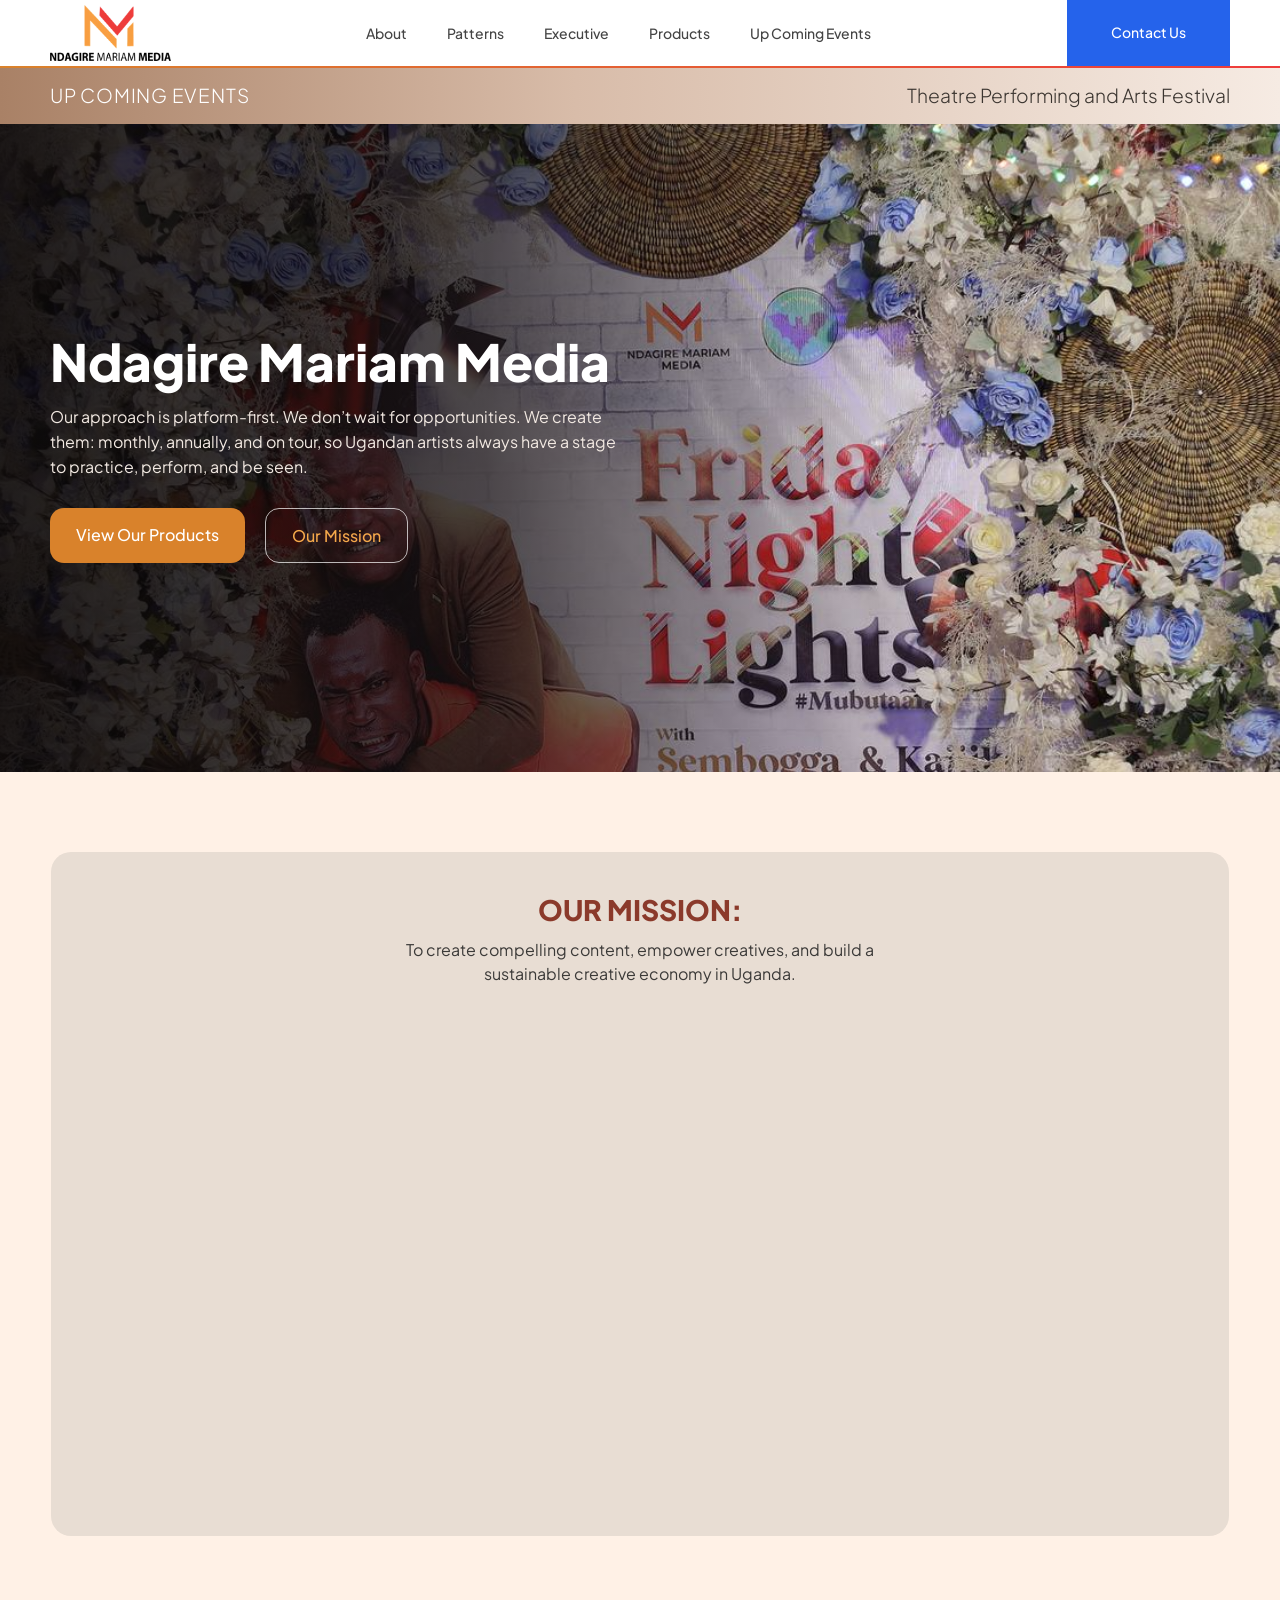
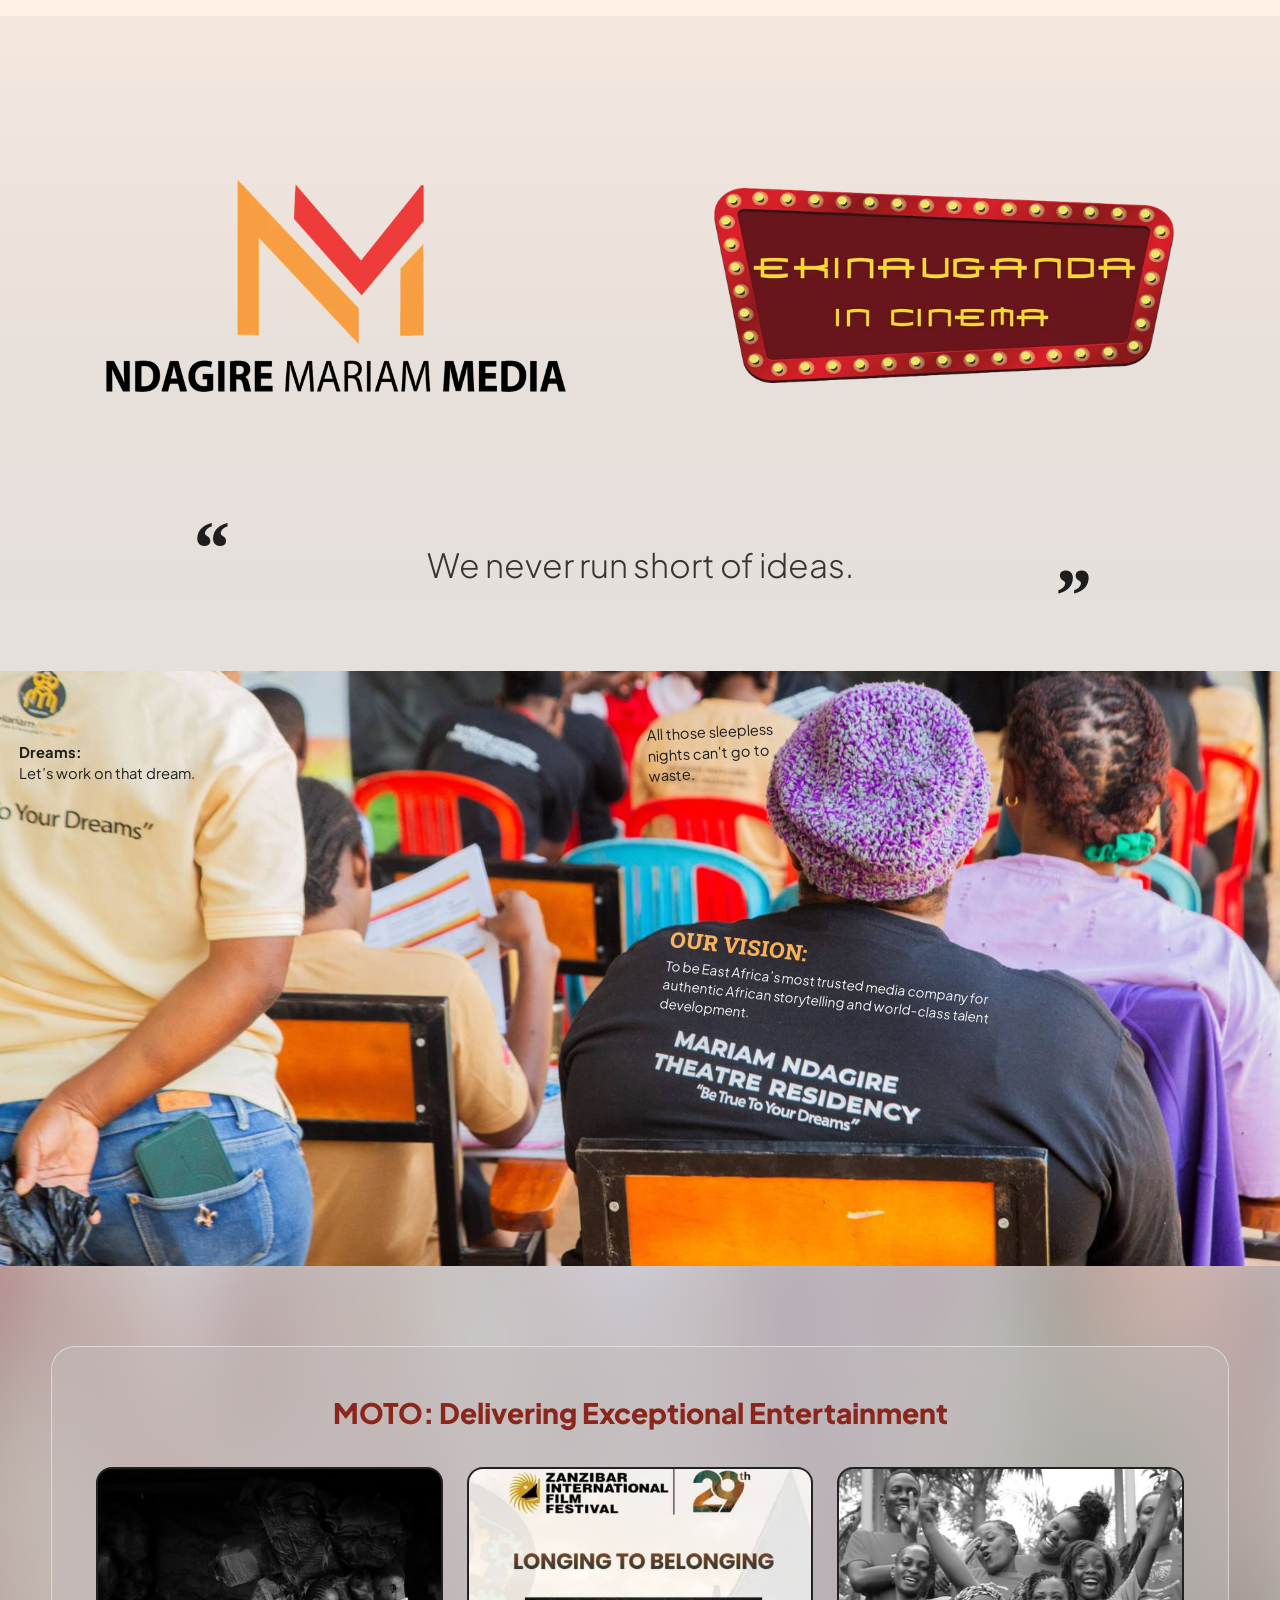
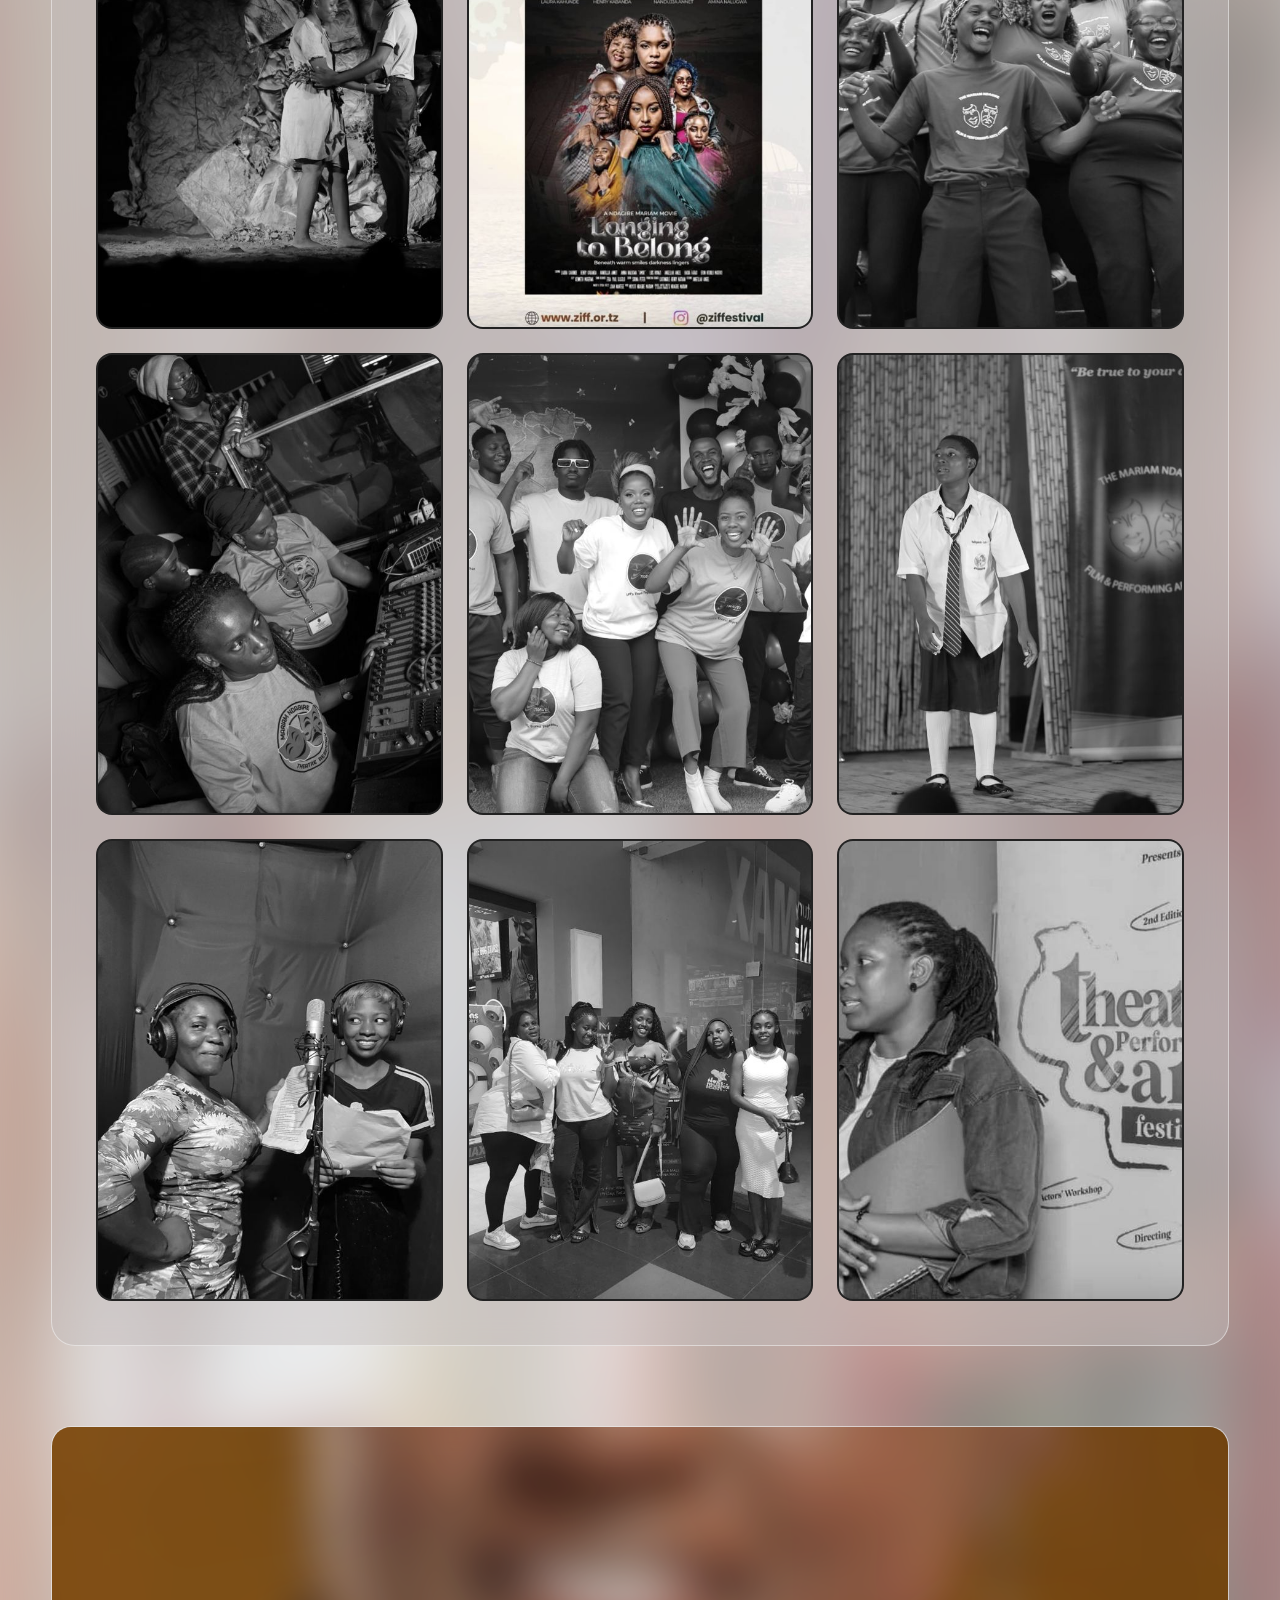
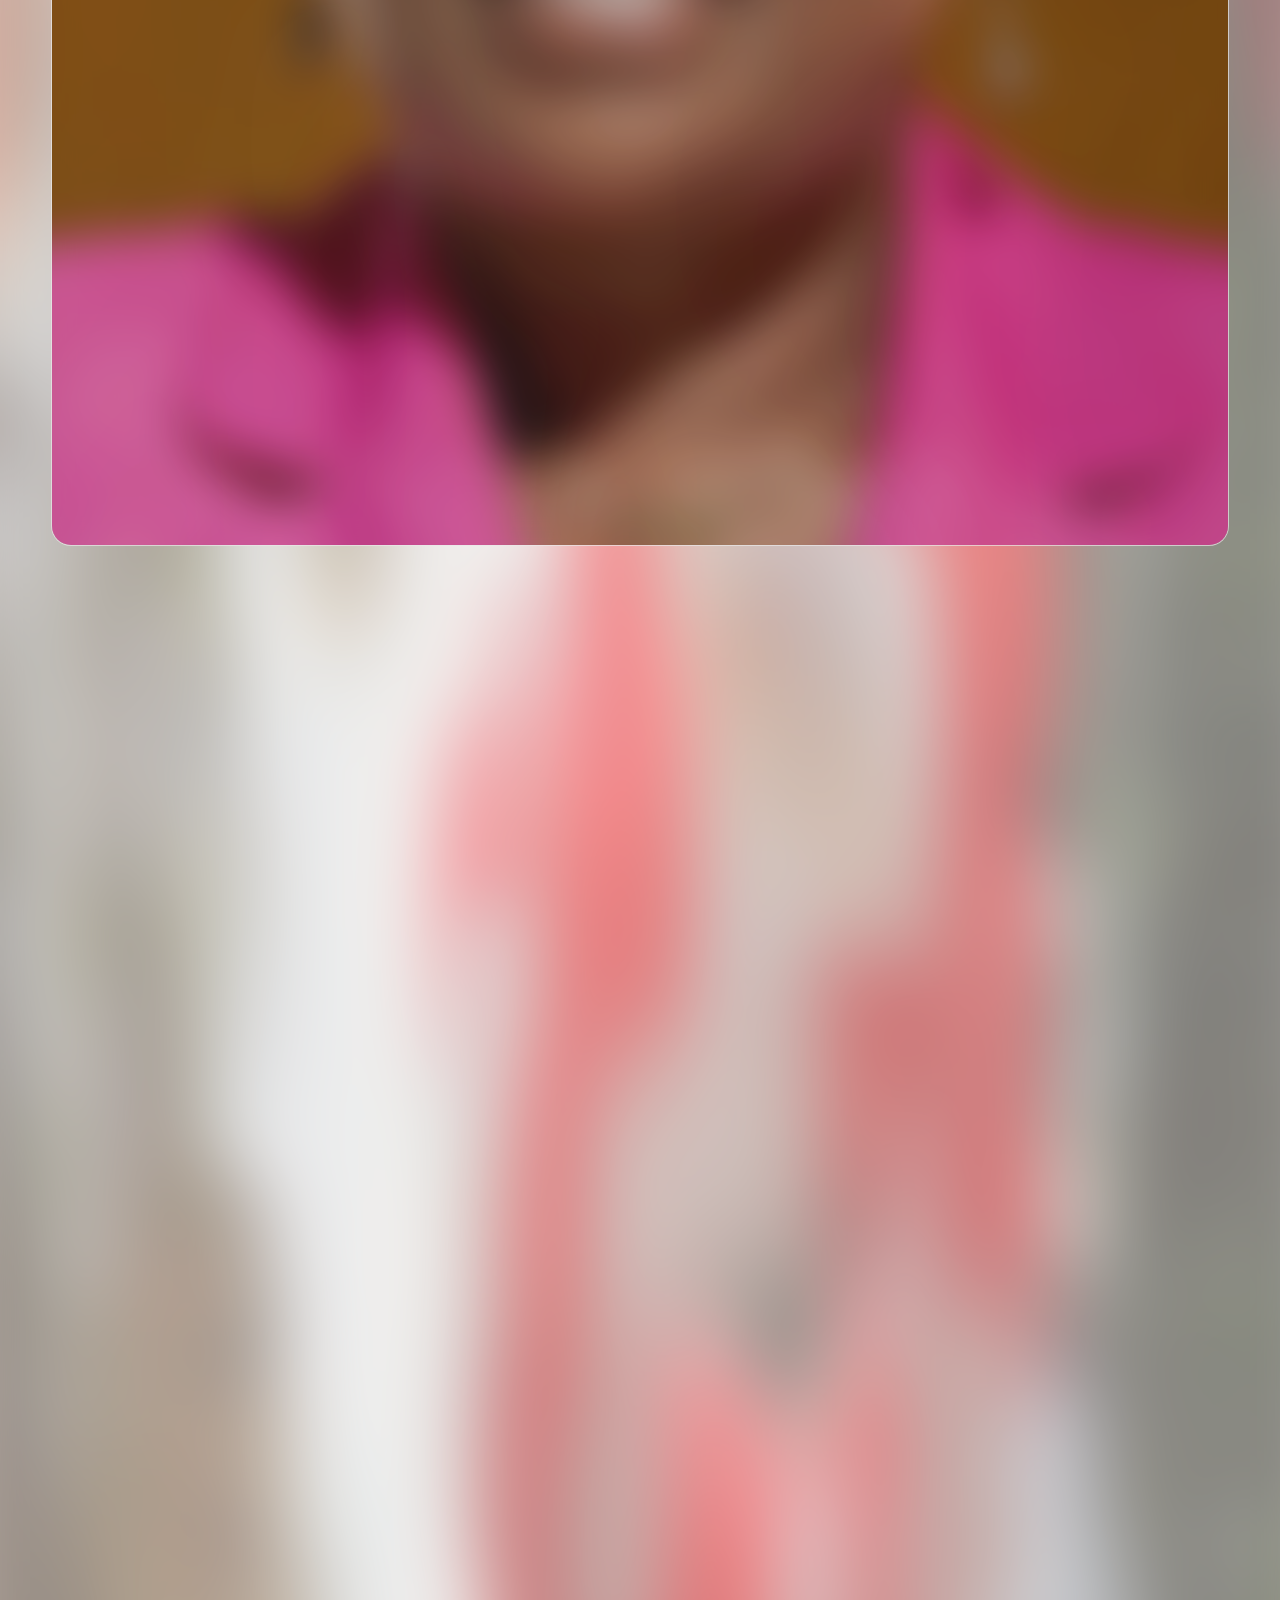
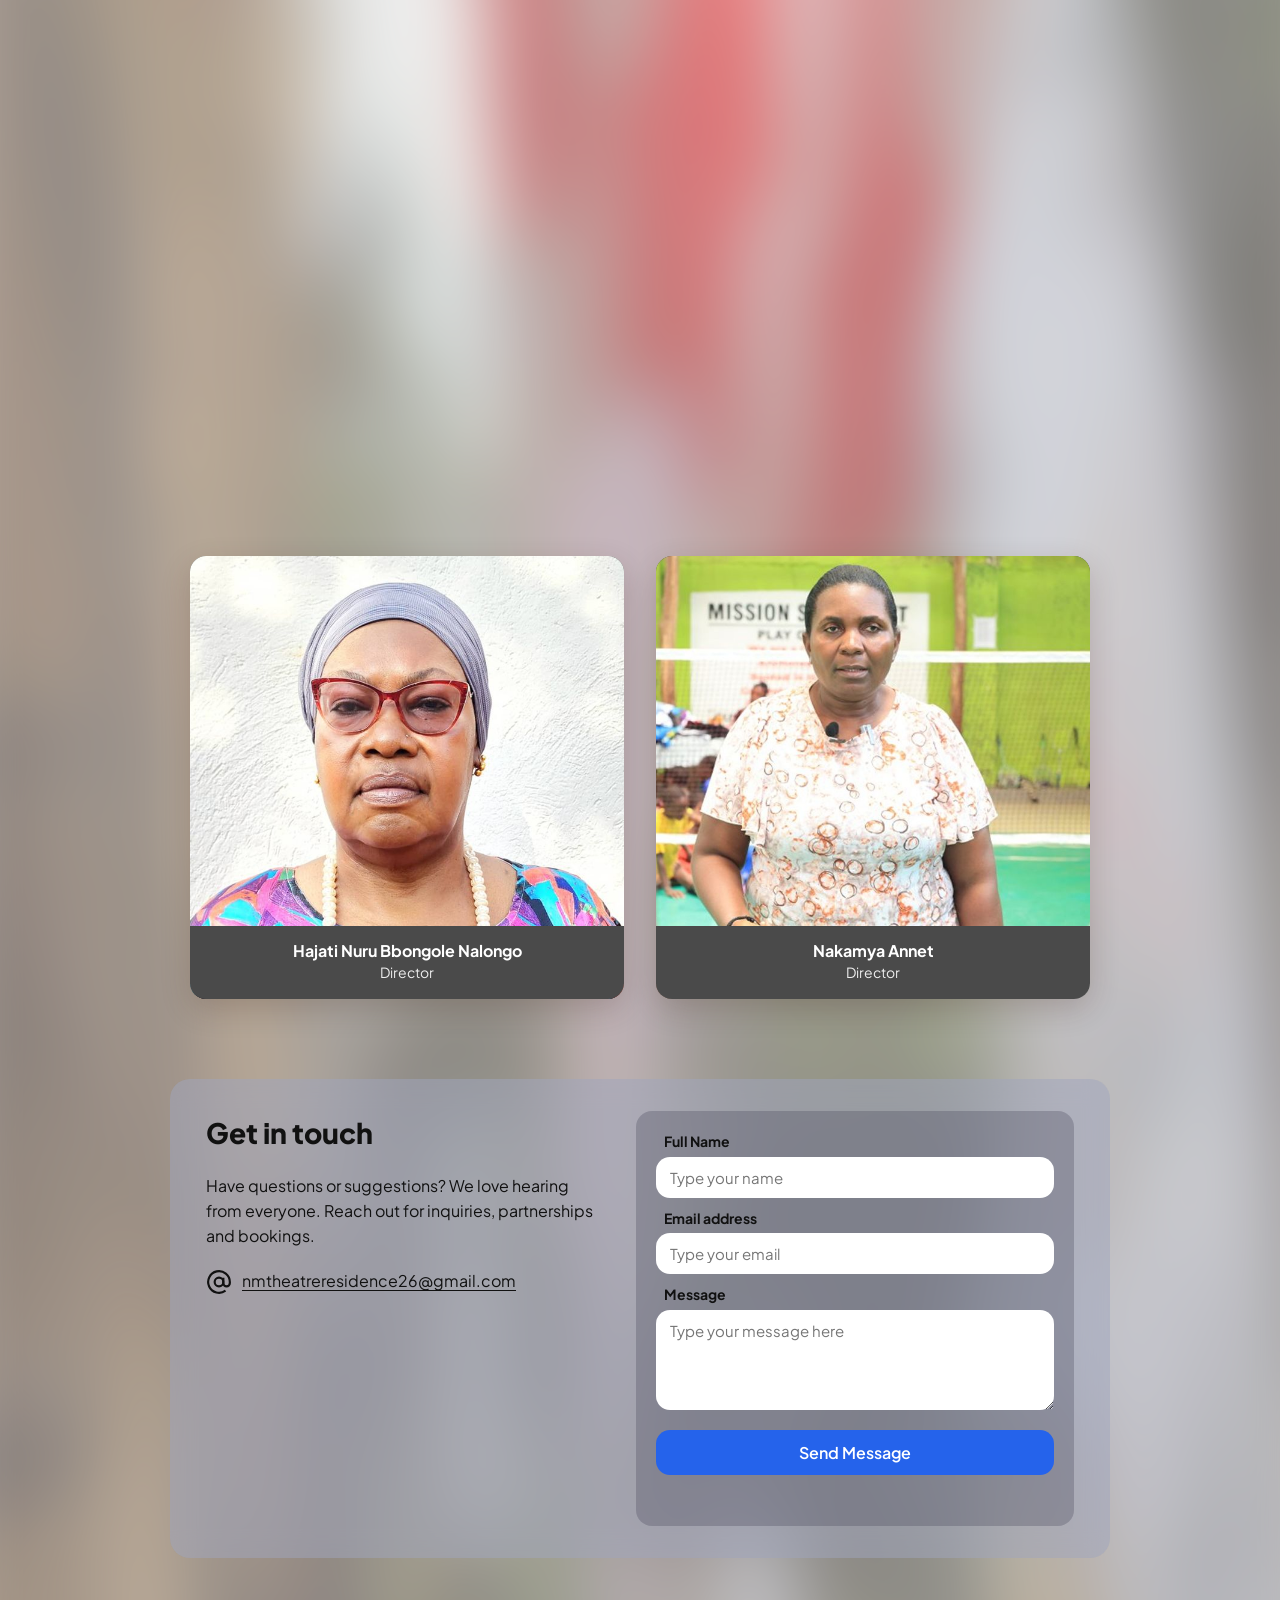
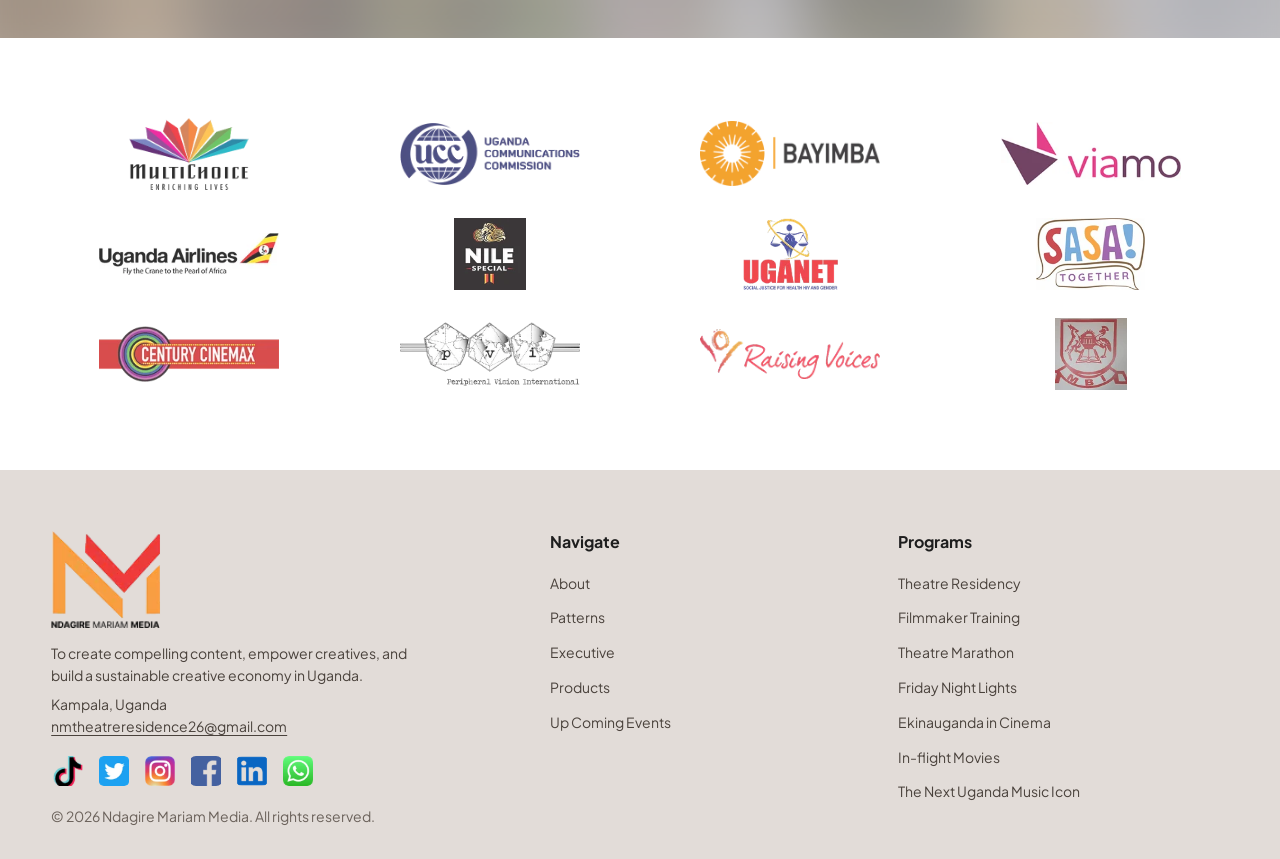
<file: index.html>
<!DOCTYPE html>
<html lang="en">
<head>
<meta charset="utf-8">
<meta name="viewport" content="width=device-width, initial-scale=1, viewport-fit=cover">
<title>Ndagire Mariam Media</title>
<link rel="preconnect" href="https://fonts.googleapis.com">
<link rel="preconnect" href="https://fonts.gstatic.com" crossorigin>
<link href="https://fonts.googleapis.com/css2?family=Plus+Jakarta+Sans:wght@300;400;500;600;700;800&family=Roboto+Slab:wght@700;800&display=swap" rel="stylesheet">
<link rel="stylesheet" href="styles.css">
</head>
<body>
<nav class="nav" aria-label="Main">
  <a class="logo" href="#top" aria-label="Ndagire Mariam Media"><img alt="Ndagire Mariam Media" src="images/logo-nav.webp"></a>
  <ul id="menu"><li><a href="#about">About</a></li><li><a href="#patterns">Patterns</a></li><li><a href="#executive">Executive</a></li><li><a href="#products">Products</a></li><li><a href="#events">Up Coming Events</a></li></ul>
  <a class="cta" href="#contact">Contact Us</a>
  <button class="burger" type="button" aria-label="Menu" aria-expanded="false" aria-controls="menu"><span></span><span></span><span></span></button>
</nav>

<div class="ticker" id="events">
  <h2>Up Coming Events</h2>
  <div class="tk" aria-live="off"><ol id="tk"><li>Ekinauganda</li><li>Theatre Performing and Arts Festival</li><li>Friday Night Lights</li><li>Ekinauganda</li></ol></div>
</div>

<header class="hero" id="top">
  <img class="bg" alt="" src="images/hero-1.jpg">
<img class="bg" alt="" src="images/hero-2.jpg">
<img class="bg" alt="" src="images/hero-3.jpg">
<img class="bg" alt="" src="images/hero-4.jpg">
<img class="bg" alt="" src="images/hero-5.jpg">
<img class="bg" alt="" src="images/hero-6.jpg">
<img class="bg" alt="" src="images/hero-7.jpg">

  <div class="copy">
    <h1 class="in">Ndagire Mariam Media</h1>
    <p class="in">Our approach is platform-first. We don’t wait for opportunities. We create them: monthly, annually, and on tour, so Ugandan artists always have a stage to practice, perform, and be seen.</p>
    <div class="btns in"><a class="btn pri" href="#products">View Our Products</a><a class="btn sec" href="#about">Our Mission</a></div>
  </div>
</header>

<section class="mission" id="about">
  <div class="mbox">
    <h2>OUR MISSION:</h2>
    <p>To create compelling content, empower creatives, and build a sustainable creative economy in Uganda.</p>
    <div class="bento" id="bento">
      <article id="m-residency" class="card w l"><header><span class="badge g"><svg aria-hidden="true" viewBox="0 0 18 18" fill="none" xmlns="http://www.w3.org/2000/svg"><path d="M3 18C2.16667 18 1.45833 17.7083 0.875 17.125C0.291667 16.5417 0 15.8333 0 15V9C0 8.60001 0.0749999 8.21667 0.225 7.85001C0.375 7.48334 0.591667 7.15834 0.875 6.875L6.875 0.875005C7.15833 0.575005 7.48767 0.354005 7.863 0.212005C8.23833 0.0700046 8.61733 -0.000661994 9 4.6729e-06C9.38267 0.00067134 9.75767 0.0716714 10.125 0.213005C10.4923 0.354338 10.8257 0.575005 11.125 0.875005L11.875 1.625L4 9.5V14H14V9.5L10.4 5.9L13.275 3.05L17.125 6.875C17.4083 7.15834 17.625 7.48334 17.775 7.85001C17.925 8.21667 18 8.60001 18 9V15C18 15.8333 17.7083 16.5417 17.125 17.125C16.5417 17.7083 15.8333 18 15 18H3Z" fill="currentColor"/></svg></span><h3>Theatre Residency</h3></header><p>Mentoring young women under 18 – 35 in the complex arts of stagecraft, script-writing, and performance. A transformation journey supported by <b>Bayimba Foundation</b>.</p></article>
      <article id="m-film" class="card w r"><header><span class="badge o"><svg aria-hidden="true" viewBox="0 0 20 16" fill="none" xmlns="http://www.w3.org/2000/svg"><path d="M4 12H12V11.45C12 10.7167 11.6333 10.125 10.9 9.675C10.1667 9.225 9.2 9 8 9C6.8 9 5.83333 9.225 5.1 9.675C4.36667 10.125 4 10.7167 4 11.45V12ZM8 8C8.55 8 9.021 7.80433 9.413 7.413C9.805 7.02167 10.0007 6.55067 10 6C9.99933 5.44933 9.80367 4.97867 9.413 4.588C9.02233 4.19733 8.55133 4.00133 8 4C7.44867 3.99867 6.978 4.19467 6.588 4.588C6.198 4.98133 6.002 5.452 6 6C5.998 6.548 6.194 7.019 6.588 7.413C6.982 7.807 7.45267 8.00267 8 8ZM2 16C1.45 16 0.979333 15.8043 0.588 15.413C0.196667 15.0217 0.000666667 14.5507 0 14V2C0 1.45 0.196 0.979333 0.588 0.588C0.98 0.196666 1.45067 0.000666667 2 0H14C14.55 0 15.021 0.196 15.413 0.588C15.805 0.98 16.0007 1.45067 16 2V6.5L20 2.5V13.5L16 9.5V14C16 14.55 15.8043 15.021 15.413 15.413C15.0217 15.805 14.5507 16.0007 14 16H2Z" fill="currentColor"/></svg></span><h3>Filmmaker Training</h3></header><p>A yearly comprehensive film course at <b>MNFPAC</b> covering directing, cinematography, acting, and sound.</p></article>
      <article id="m-marathon" class="card l"><header><span class="badge t"><svg aria-hidden="true" viewBox="0 0 22 20" fill="none" xmlns="http://www.w3.org/2000/svg"><path d="M6 20C4.33333 20 2.91667 19.4167 1.75 18.25C0.583333 17.0833 0 15.6667 0 14V7H12V14C12 15.6667 11.4167 17.0833 10.25 18.25C9.08333 19.4167 7.66667 20 6 20ZM4 12.5C4.28333 12.5 4.521 12.404 4.713 12.212C4.905 12.02 5.00067 11.7827 5 11.5C4.99933 11.2173 4.90333 10.98 4.712 10.788C4.52067 10.596 4.28333 10.5 4 10.5C3.71667 10.5 3.47933 10.596 3.288 10.788C3.09667 10.98 3.00067 11.2173 3 11.5C2.99933 11.7827 3.09533 12.0203 3.288 12.213C3.48067 12.4057 3.718 12.5013 4 12.5ZM7.738 15.388C8.246 15.0453 8.5 14.5827 8.5 14H3.5C3.5 14.5833 3.75433 15.046 4.263 15.388C4.77167 15.73 5.35067 15.9007 6 15.9C6.64933 15.8993 7.22867 15.7287 7.738 15.388ZM8.713 12.213C8.90433 12.021 9 11.7833 9 11.5C9 11.2167 8.904 10.9793 8.712 10.788C8.52 10.5967 8.28267 10.5007 8 10.5C7.71733 10.4993 7.48 10.5953 7.288 10.788C7.096 10.9807 7 11.218 7 11.5C7 11.782 7.096 12.0197 7.288 12.213C7.48 12.4063 7.71733 12.502 8 12.5C8.28267 12.498 8.52033 12.402 8.713 12.212M16 13C15.5667 13 15.1377 12.9543 14.713 12.863C14.2883 12.7717 13.884 12.634 13.5 12.45V5.5H10V0H22V7C22 8.66667 21.4167 10.0833 20.25 11.25C19.0833 12.4167 17.6667 13 16 13ZM14 5.5C14.2833 5.5 14.521 5.404 14.713 5.212C14.905 5.02 15.0007 4.78267 15 4.5C14.9993 4.21733 14.9033 3.98 14.712 3.788C14.5207 3.596 14.2833 3.5 14 3.5C13.7167 3.5 13.4793 3.596 13.288 3.788C13.0967 3.98 13.0007 4.21733 13 4.5C12.9993 4.78267 13.0953 5.02033 13.288 5.213C13.4807 5.40567 13.718 5.50133 14 5.5ZM13.5 8.9H18.5C18.5 8.31667 18.2457 7.854 17.737 7.512C17.2283 7.17 16.6493 6.99933 16 7C15.4333 7 14.875 7.15 14.325 7.45C13.775 7.75 13.5 8.23333 13.5 8.9ZM18 5.5C18.2833 5.5 18.521 5.404 18.713 5.212C18.905 5.02 19.0007 4.78267 19 4.5C18.9993 4.21733 18.9033 3.98 18.712 3.788C18.5207 3.596 18.2833 3.5 18 3.5C17.7167 3.5 17.4793 3.596 17.288 3.788C17.0967 3.98 17.0007 4.21733 17 4.5C16.9993 4.78267 17.0953 5.02033 17.288 5.213C17.4807 5.40567 17.718 5.50133 18 5.5Z" fill="currentColor"/></svg></span><h3>Theatre Marathon</h3></header><p>A full month of diverse weekend stage performances, bringing the community together through storytelling.</p></article>
      <article id="m-fnl" class="card c"><header><span class="badge lg"><svg aria-hidden="true" viewBox="0 0 24 24" fill="none" xmlns="http://www.w3.org/2000/svg"><path d="M8.85 16.825L12 14.925L15.15 16.85L14.325 13.25L17.1 10.85L13.45 10.525L12 7.125L10.55 10.5L6.9 10.825L9.675 13.25L8.85 16.825ZM5.825 21L7.45 13.975L2 9.25L9.2 8.625L12 2L14.8 8.625L22 9.25L16.55 13.975L18.175 21L12 17.275L5.825 21ZM17.25 7L17.775 4.775L16 3.3L18.35 3.1L19.25 1L20.15 3.1L22.5 3.3L20.725 4.775L21.25 7L19.25 5.825L17.25 7Z" fill="currentColor"/></svg></span><h3>Friday Night Lights</h3></header><p>An exclusive evening dedicated to selected performer showcases, where talent meets opportunity.</p></article>
      <article id="m-ekina" class="card r"><header><span class="badge t"><svg aria-hidden="true" viewBox="0 0 20 18" fill="none" xmlns="http://www.w3.org/2000/svg"><path d="M2 0L3.625 3.25C3.74167 3.48333 3.90833 3.66667 4.125 3.8C4.34167 3.93333 4.575 4 4.825 4C5.325 4 5.70833 3.78733 5.975 3.362C6.24167 2.93667 6.25833 2.49933 6.025 2.05L5 0H7L8.625 3.25C8.74167 3.48333 8.90833 3.66667 9.125 3.8C9.34167 3.93333 9.575 4 9.825 4C10.325 4 10.7083 3.78733 10.975 3.362C11.2417 2.93667 11.2583 2.49933 11.025 2.05L10 0H12L13.625 3.25C13.7417 3.48333 13.9083 3.66667 14.125 3.8C14.3417 3.93333 14.575 4 14.825 4C15.325 4 15.7083 3.78733 15.975 3.362C16.2417 2.93667 16.2583 2.49933 16.025 2.05L15 0H18C18.55 0 19.021 0.195667 19.413 0.587C19.805 0.978333 20.0007 1.44933 20 2V16C20 16.55 19.8043 17.021 19.413 17.413C19.0217 17.805 18.5507 18.0007 18 18H2C1.45 18 0.979333 17.8043 0.588 17.413C0.196667 17.0217 0.000666667 16.5507 0 16V2C0 1.45 0.196 0.979333 0.588 0.588C0.98 0.196667 1.45067 0.000666667 2 0ZM6.8 15H13.2C13.4167 15 13.6 14.925 13.75 14.775C13.9 14.625 13.9667 14.4333 13.95 14.2C13.9167 13.9 13.8083 13.6167 13.625 13.35C13.4417 13.0833 13.2 12.8583 12.9 12.675C12.5333 12.4417 12.1083 12.2707 11.625 12.162C11.1417 12.0533 10.6 11.9993 10 12C9.4 12.0007 8.85833 12.0547 8.375 12.162C7.89167 12.2693 7.46667 12.4403 7.1 12.675C6.8 12.8583 6.55833 13.0833 6.375 13.35C6.19167 13.6167 6.08333 13.9 6.05 14.2C6.01667 14.4167 6.075 14.6043 6.225 14.763C6.375 14.9217 6.56667 15.0007 6.8 15ZM11.413 10.413C11.8043 10.021 12 9.55 12 9C12 8.45 11.8043 7.97933 11.413 7.588C11.0217 7.19667 10.5507 7.00067 10 7C9.44933 6.99933 8.97867 7.19533 8.588 7.588C8.19733 7.98067 8.00133 8.45133 8 9C7.99867 9.54867 8.19467 10.0197 8.588 10.413C8.98133 10.8063 9.452 11.002 10 11C10.548 10.998 11.019 10.8023 11.413 10.413Z" fill="currentColor"/></svg></span><h3>Ekinauganda in Cinema</h3></header><p>Catch Ugandan films on the big screen every first weekend of the month. Reclaiming our narratives.</p></article>
      <article id="m-flight" class="card w l"><header><span class="badge o"><svg aria-hidden="true" viewBox="0 0 20 20" fill="none" xmlns="http://www.w3.org/2000/svg"><path d="M8.375 6.542V1.875C8.375 1.47718 8.53304 1.09564 8.81434 0.81434C9.09564 0.533035 9.47718 0.375 9.875 0.375C10.2728 0.375 10.6544 0.533035 10.9357 0.81434C11.217 1.09564 11.375 1.47718 11.375 1.875V6.542C11.375 6.6438 11.4008 6.74393 11.4502 6.83297C11.4995 6.92202 11.5707 6.99705 11.657 7.051L19.093 11.699C19.1792 11.7529 19.2503 11.8277 19.2996 11.9166C19.3489 12.0054 19.3749 12.1054 19.375 12.207V13.107C19.375 13.1981 19.3542 13.288 19.3142 13.3699C19.2743 13.4518 19.2162 13.5235 19.1444 13.5796C19.0726 13.6357 18.9889 13.6747 18.8998 13.6937C18.8107 13.7126 18.7184 13.711 18.63 13.689L12.12 12.061C12.0316 12.039 11.9393 12.0374 11.8502 12.0563C11.7611 12.0753 11.6774 12.1143 11.6056 12.1704C11.5338 12.2265 11.4757 12.2982 11.4358 12.3801C11.3958 12.462 11.375 12.5519 11.375 12.643V15.603C11.3749 15.6886 11.3932 15.7732 11.4286 15.8512C11.4639 15.9292 11.5156 15.9986 11.58 16.055L13.74 17.945C14.198 18.346 13.837 19.096 13.238 18.986L9.982 18.395C9.91124 18.3822 9.83876 18.3822 9.768 18.395L6.512 18.986C5.913 19.095 5.552 18.346 6.01 17.944L8.17 16.054C8.23431 15.9978 8.28587 15.9284 8.32122 15.8506C8.35657 15.7729 8.37491 15.6884 8.375 15.603V12.643C8.375 12.5518 8.35421 12.4618 8.31419 12.3798C8.27418 12.2978 8.21599 12.226 8.14407 12.1699C8.07214 12.1138 7.98837 12.0748 7.89911 12.0559C7.80986 12.0371 7.71748 12.0388 7.629 12.061L1.121 13.689C1.03252 13.7112 0.940137 13.7129 0.850885 13.6941C0.761633 13.6752 0.677859 13.6362 0.605934 13.5801C0.534008 13.524 0.475825 13.4522 0.435808 13.3702C0.395791 13.2882 0.374995 13.1982 0.375 13.107V12.207C0.375135 12.1054 0.401083 12.0054 0.450408 11.9166C0.499733 11.8277 0.57082 11.7529 0.657 11.699L8.093 7.052C8.17947 6.99796 8.25074 6.92277 8.30008 6.83354C8.34942 6.7443 8.3752 6.64397 8.375 6.542Z" fill="currentColor" stroke-width="0.75" stroke-linecap="round" stroke-linejoin="round" stroke="currentColor"/></svg></span><h3>In-flight Movies</h3></header><p>Official curator of Ugandan films for <b>Uganda Airlines</b>. Bringing our stories to the global skies.</p></article>
      <article id="m-icon" class="card w r"><header><span class="badge g"><svg aria-hidden="true" viewBox="0 0 24 30" fill="none" xmlns="http://www.w3.org/2000/svg"><path d="M8.35714 17.5658C7.35714 16.6447 6.85714 15.5263 6.85714 14.2105V4.73684C6.85714 3.42105 7.35714 2.30263 8.35714 1.38158C9.35714 0.460526 10.5714 0 12 0C13.4286 0 14.6429 0.460526 15.6429 1.38158C16.6429 2.30263 17.1429 3.42105 17.1429 4.73684V14.2105C17.1429 15.5263 16.6429 16.6447 15.6429 17.5658C14.6429 18.4868 13.4286 18.9474 12 18.9474C10.5714 18.9474 9.35714 18.4868 8.35714 17.5658ZM10.2857 30V25.1447C7.31429 24.7763 4.85714 23.5526 2.91429 21.4737C0.971429 19.3947 0 16.9737 0 14.2105H3.42857C3.42857 16.3947 4.26429 18.2566 5.93571 19.7961C7.60714 21.3355 9.62857 22.1053 12 22.1053C14.3714 22.1053 16.3929 21.3355 18.0643 19.7961C19.7357 18.2566 20.5714 16.3947 20.5714 14.2105H24C24 16.9737 23.0286 19.3947 21.0857 21.4737C19.1429 23.5526 16.6857 24.7763 13.7143 25.1447V30H10.2857ZM13.2214 15.3355C13.55 15.0329 13.7143 14.6579 13.7143 14.2105V4.73684C13.7143 4.28947 13.55 3.91447 13.2214 3.61184C12.8929 3.30921 12.4857 3.15789 12 3.15789C11.5143 3.15789 11.1071 3.30921 10.7786 3.61184C10.45 3.91447 10.2857 4.28947 10.2857 4.73684V14.2105C10.2857 14.6579 10.45 15.0329 10.7786 15.3355C11.1071 15.6382 11.5143 15.7895 12 15.7895C12.4857 15.7895 12.8929 15.6382 13.2214 15.3355Z" fill="currentColor"/></svg></span><h3>The Next Uganda Music Icon</h3></header><p>A comprehensive training residency equipping aspiring Ugandan musicians with skills in vocal performance, stage management, and the music business.</p></article>
    </div>
  </div>
</section>

<section class="brands" id="patterns">
  <div class="bwrap">
    <div><img class="float" alt="Ndagire Mariam Media logo" src="images/logo-nmm.webp"></div>
    <div><div class="car" id="car">
      <img class="on" alt="Ekinauganda in Cinema" src="images/brand-ekinauganda.webp">
      <img alt="Theatre Performing and Arts Festival" src="images/brand-theatre-festival.webp">
      <img alt="Friday Night Lights #Mubutaala" src="images/brand-friday-night-lights.webp">
      <img alt="STAPAC Festival" src="images/brand-stapac.webp">
    </div></div>
  </div>
  <div class="quote"><i class="a" aria-hidden="true">“</i><q>We never run short of ideas.</q><i class="b" aria-hidden="true">”</i></div>
</section>


<div class="vwrap"><section class="vision" id="vision" role="img" aria-label="Theatre residency participants seated at a workshop. Our vision.">
  <p class="rv q1"><b>Dreams:</b>Let’s work on that dream.</p>
  <p class="rv q2">All those sleepless nights can’t go to waste.</p>
  <div class="rv vs"><h2>OUR VISION:</h2><p>To be East Africa’s most trusted media company for authentic African storytelling and world-class talent development.</p></div>
</section></div>

<div class="ambient">
  <img class="abg" alt="" src="images/background-blur.jpg">
  <section id="products"><div class="frost">
    <h2>MOTO: Delivering Exceptional Entertainment</h2>
    <div class="pgrid">
<article data-prog="Friday Night Lights" class="pc " tabindex="0" aria-label="Friday Night Lights"><img class="a" alt="Friday Night Lights" src="images/card-1-default.jpg"><img class="b" alt="" src="images/card-1-hover.jpg"><div class="ov"><button class="more" type="button">More Info</button><p>Every last Friday of the month a STAR showcases on Friday Night Lights.</p></div></article>
<article data-prog="the Movie Production House" data-href="film-house.html" class="pc tint" tabindex="0" aria-label="Longing to Belonging poster, Zanzibar International Film Festival"><img class="a" alt="Longing to Belonging poster, Zanzibar International Film Festival" src="images/card-2-default.jpg"><div class="ov"><button class="more" type="button">More Info</button><p>One of Uganda’s best movie production House.</p></div></article>
<article data-prog="the MNFPAC Film School" class="pc " tabindex="0" aria-label="MNFPAC Film School"><img class="a" alt="MNFPAC Film School" src="images/card-3-default.jpg"><img class="b" alt="" src="images/card-3-hover.jpg"><div class="ov"><button class="more" type="button">More Info</button><p>All year around film school. MNFPAC. Writing, Documentaries, Feature Film, Directing, Acting, etc</p></div></article>
<article data-prog="MNTR (Mariam Ndagire Theatre Residency)" class="pc " tabindex="0" aria-label="Mariam Ndagire Theatre Residency (MNTR)"><img class="a" alt="Mariam Ndagire Theatre Residency (MNTR)" src="images/card-4-default.jpg"><img class="b" alt="" src="images/card-4-hover.jpg"><div class="ov"><button class="more" type="button">More Info</button><p>MNTR: A program for training young ladies between the ages of 18 and 35 in theatre arts.</p></div></article>
<article data-prog="the ICON Music Show" class="pc" tabindex="0" aria-label="ICON Music Show"><img class="a" alt="ICON Music Show" src="images/card-5-default.jpg"><img class="b" alt="" src="images/card-5-hover.jpg"><div class="ov"><button class="more" type="button">More Info</button><p>ICON Music Show: Aspiring musicians gather together for vocal training and competition.</p></div></article>
<article data-prog="STAPAC" class="pc" tabindex="0" aria-label="STAPAC Festival"><img class="a" alt="STAPAC Festival" src="images/card-6-default.jpg"><img class="b" alt="" src="images/card-6-hover.jpg"><div class="ov"><button class="more" type="button">More Info</button><p>STAPAC: Music and dance festival and competition for secondary schools is held yearly.</p></div></article>
<article data-prog="Audio Drama" class="pc" tabindex="0" aria-label="Audio Drama"><img class="a" alt="Audio Drama" src="images/card-7-default.jpg"><img class="b" alt="" src="images/card-7-hover.jpg"><div class="ov"><button class="more" type="button">More Info</button><p>Audio Drama: We have produced a number of audio dramas for a number of clients.</p></div></article>
<article data-prog="Ekinauganda in Cinema" class="pc" tabindex="0" aria-label="Ekinauganda in Cinema"><img class="a" alt="Ekinauganda in Cinema" src="images/card-8-default.jpg"><img class="b" alt="" src="images/card-8-hover.jpg"><div class="ov"><button class="more" type="button">More Info</button><p>Ekinauganda in Cinema: Revamping Ugandan films to show on the big screen every month.</p></div></article>
<article data-prog="the Theatre Festival" class="pc" tabindex="0" aria-label="Theatre Festival"><img class="a" alt="Theatre Festival" src="images/card-9-default.jpg"><img class="b" alt="" src="images/card-9-hover.jpg"><div class="ov"><button class="more" type="button">More Info</button><p>Theatre Festival: One month of theatre activities. Training and competitions on stage.</p></div></article>
    </div>
  </div></section>
  
  <section class="fs" id="founder" aria-label="Founder"><div class="fsin"><div class="ffr">
    <img class="fbgimg" alt="" id="fbg">
    <div class="fcon">
      <figure class="fcol" style="margin:0"><img class="fpor" id="fpor" alt="Ndagire Mariam in a pink blazer" src="images/founder-mariam.jpg"><figcaption class="fcap">Ndagire Mariam: <span>Founder</span></figcaption></figure>
      <div class="fr"><img alt="Ndagire Mariam Media" src="images/logo-founder.webp"><p><b>Founded by</b> filmmaker, singer, actress, and storyteller Ndagire Mariam in 2020 and officially registered in 2025, <b>NMM</b> is a Ugandan creative powerhouse that has set its mark on the Ugandan Entertainment scene. We produce authentic Ugandan film, TV, and digital content, while training and launching the next generation of Media &amp; Entertainment professionals. From prime-time TV content to blockbuster films and social media content, NMM delivers stories that entertain, inspire, and reflect on who we are.</p></div>
    </div>
  </div></div></section>
  
  <section id="executive"><div class="exg">
    <figure class="ex"><img alt="Hajati Nuru Bbongole Nalongo" src="images/director-nuru.jpg"><figcaption><b>Hajati Nuru Bbongole Nalongo</b><span>Director</span></figcaption></figure>
    <figure class="ex"><img alt="Nakamya Annet" src="images/director-annet.jpg"><figcaption><b>Nakamya Annet</b><span>Director</span></figcaption></figure>
  </div></section>
  <section id="contact"><div class="gt">
    <div><h2>Get in touch</h2><p>Have questions or suggestions? We love hearing from everyone. Reach out for inquiries, partnerships and bookings.</p><div class="em"><svg width="26" height="26" viewBox="0 0 24 24" fill="none" stroke="currentColor" stroke-width="2" aria-hidden="true"><circle cx="12" cy="12" r="4"/><path d="M16 8v5a3 3 0 0 0 6 0v-1a10 10 0 1 0-4 8"/></svg><a href="mailto:nmtheatreresidence26@gmail.com">nmtheatreresidence26@gmail.com</a></div></div>
    <form class="gf" id="cf"><label for="fn">Full Name</label><input id="fn" name="n" required placeholder="Type your name"><label for="fe">Email address</label><input id="fe" name="e" type="email" required placeholder="Type your email"><label for="fm">Message</label><textarea id="fm" name="m" required placeholder="Type your message here"></textarea><button type="submit">Send Message</button><p class="st" id="cs" role="status"></p></form>
  </div></section>
</div>

<section class="ptn" id="partners" aria-label="Partners and sponsors"><div class="pw"><img alt="MultiChoice" loading="lazy" src="images/partner-multichoice.webp"><img alt="Uganda Communications Commission" loading="lazy" src="images/partner-ucc.webp"><img alt="Bayimba" loading="lazy" src="images/partner-bayimba.webp"><img alt="Viamo" loading="lazy" src="images/partner-viamo.webp"><img alt="Uganda Airlines" loading="lazy" src="images/partner-uganda-airlines.webp"><img alt="Nile Special" loading="lazy" src="images/partner-nile-special.webp"><img alt="UGANET" loading="lazy" src="images/partner-uganet.webp"><img alt="SASA! Together" loading="lazy" src="images/partner-sasa.webp"><img alt="Century Cinemax" loading="lazy" src="images/partner-century-cinemax.webp"><img alt="Peripheral Vision International" loading="lazy" src="images/partner-pvi.webp"><img alt="Raising Voices" loading="lazy" src="images/partner-raising-voices.webp"><img alt="Makerere Business Institute" loading="lazy" src="images/partner-makerere-business-institute.webp"></div></section>
<footer class="ft"><div class="fw">
  <div class="bi"><img alt="Ndagire Mariam Media" src="images/logo-footer.webp"><p>To create compelling content, empower creatives, and build a sustainable creative economy in Uganda.</p><p>Kampala, Uganda<br><a href="mailto:nmtheatreresidence26@gmail.com">nmtheatreresidence26@gmail.com</a></p><div class="so"><a href="#" aria-label="TikTok"><img alt="TikTok" src="images/icon-tiktok.webp"></a><a href="#" aria-label="X (Twitter)"><img alt="X (Twitter)" src="images/icon-x.webp"></a><a href="#" aria-label="Instagram"><img alt="Instagram" src="images/icon-instagram.webp"></a><a href="#" aria-label="Facebook"><img alt="Facebook" src="images/icon-facebook.webp"></a><a href="#" aria-label="LinkedIn"><img alt="LinkedIn" src="images/icon-linkedin.webp"></a><a href="#" aria-label="WhatsApp"><img alt="WhatsApp" src="images/icon-whatsapp.webp"></a></div><p class="cp">© 2026 Ndagire Mariam Media. All rights reserved.</p></div>
  <nav aria-label="Footer"><h3>Navigate</h3><ul><li><a href="#about">About</a></li><li><a href="#patterns">Patterns</a></li><li><a href="#executive">Executive</a></li><li><a href="#products">Products</a></li><li><a href="#events">Up Coming Events</a></li></ul></nav>
  <div><h3>Programs</h3><ul><li><a href="#about">Theatre Residency</a></li><li><a href="#about">Filmmaker Training</a></li><li><a href="#about">Theatre Marathon</a></li><li><a href="#about">Friday Night Lights</a></li><li><a href="#about">Ekinauganda in Cinema</a></li><li><a href="#about">In-flight Movies</a></li><li><a href="#about">The Next Uganda Music Icon</a></li></ul></div>
</div></footer>

<script src="script.js"></script>
</body>
</html>
</file>
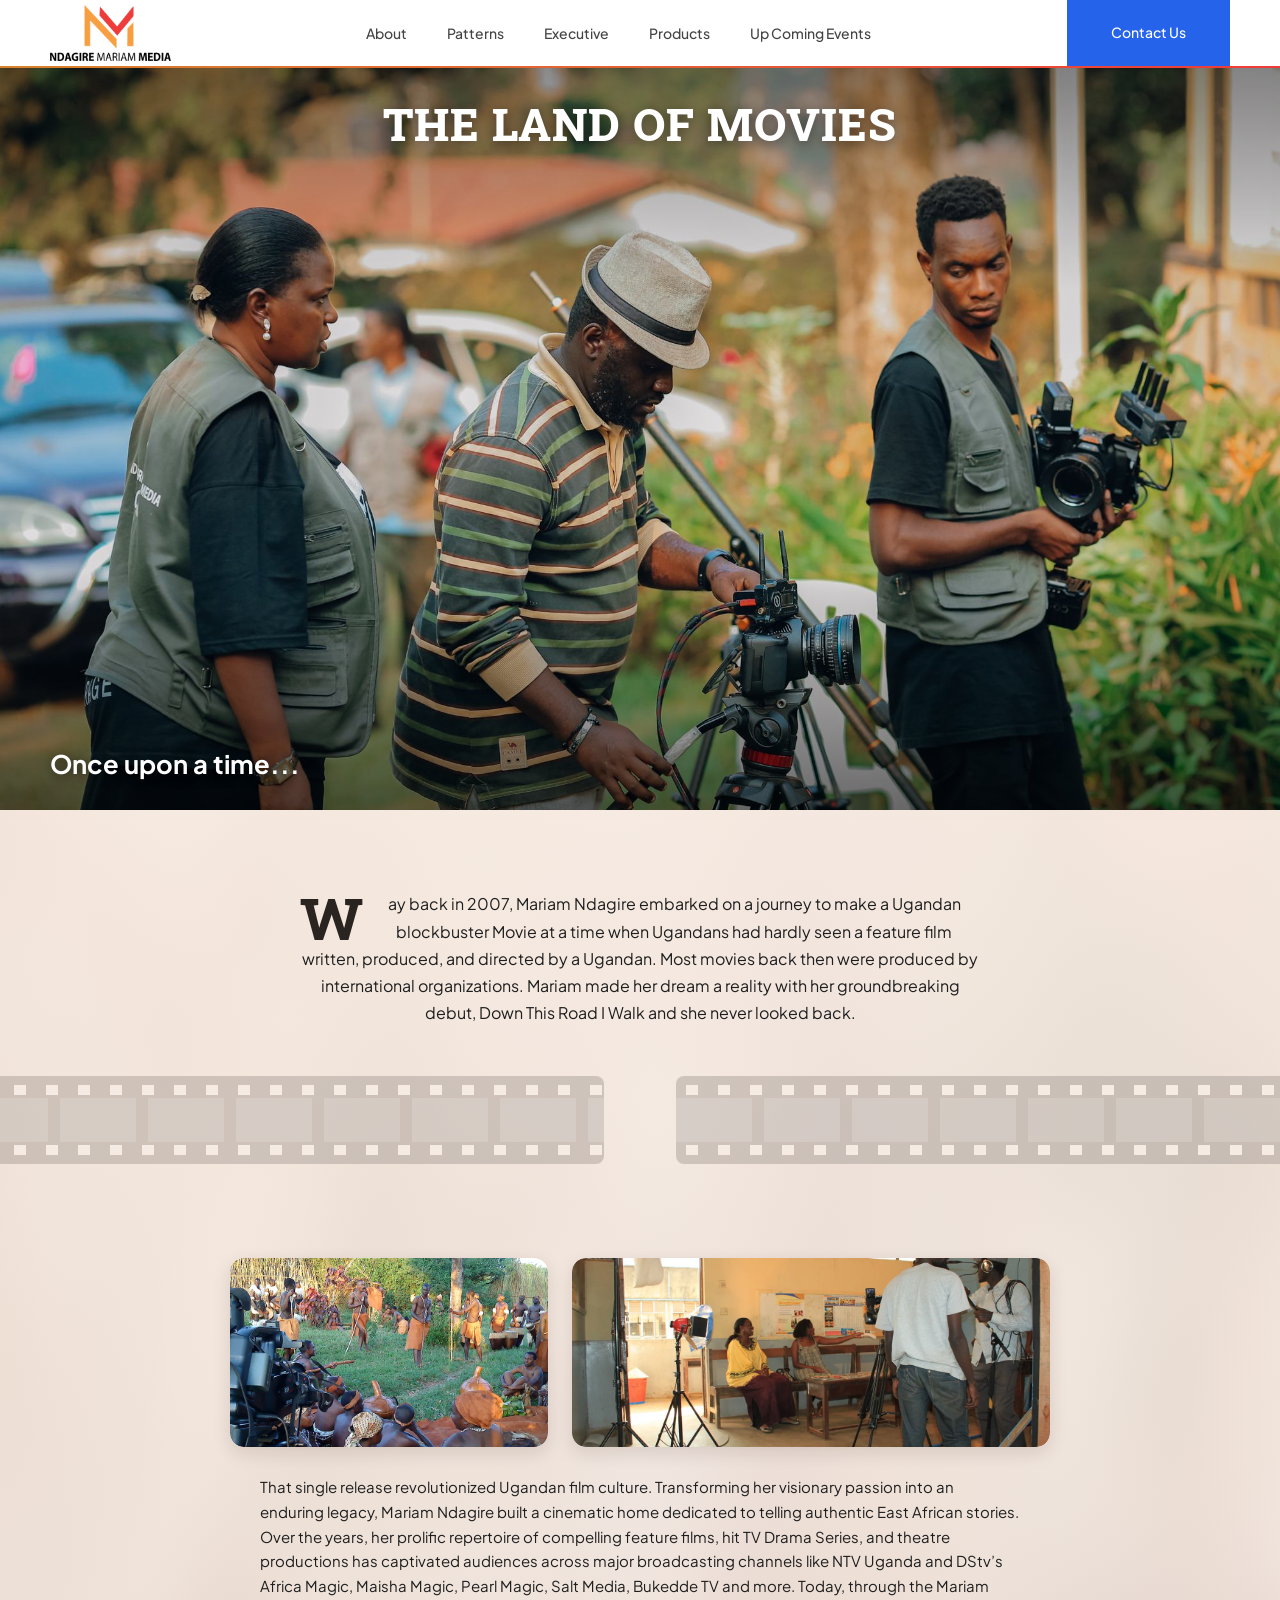
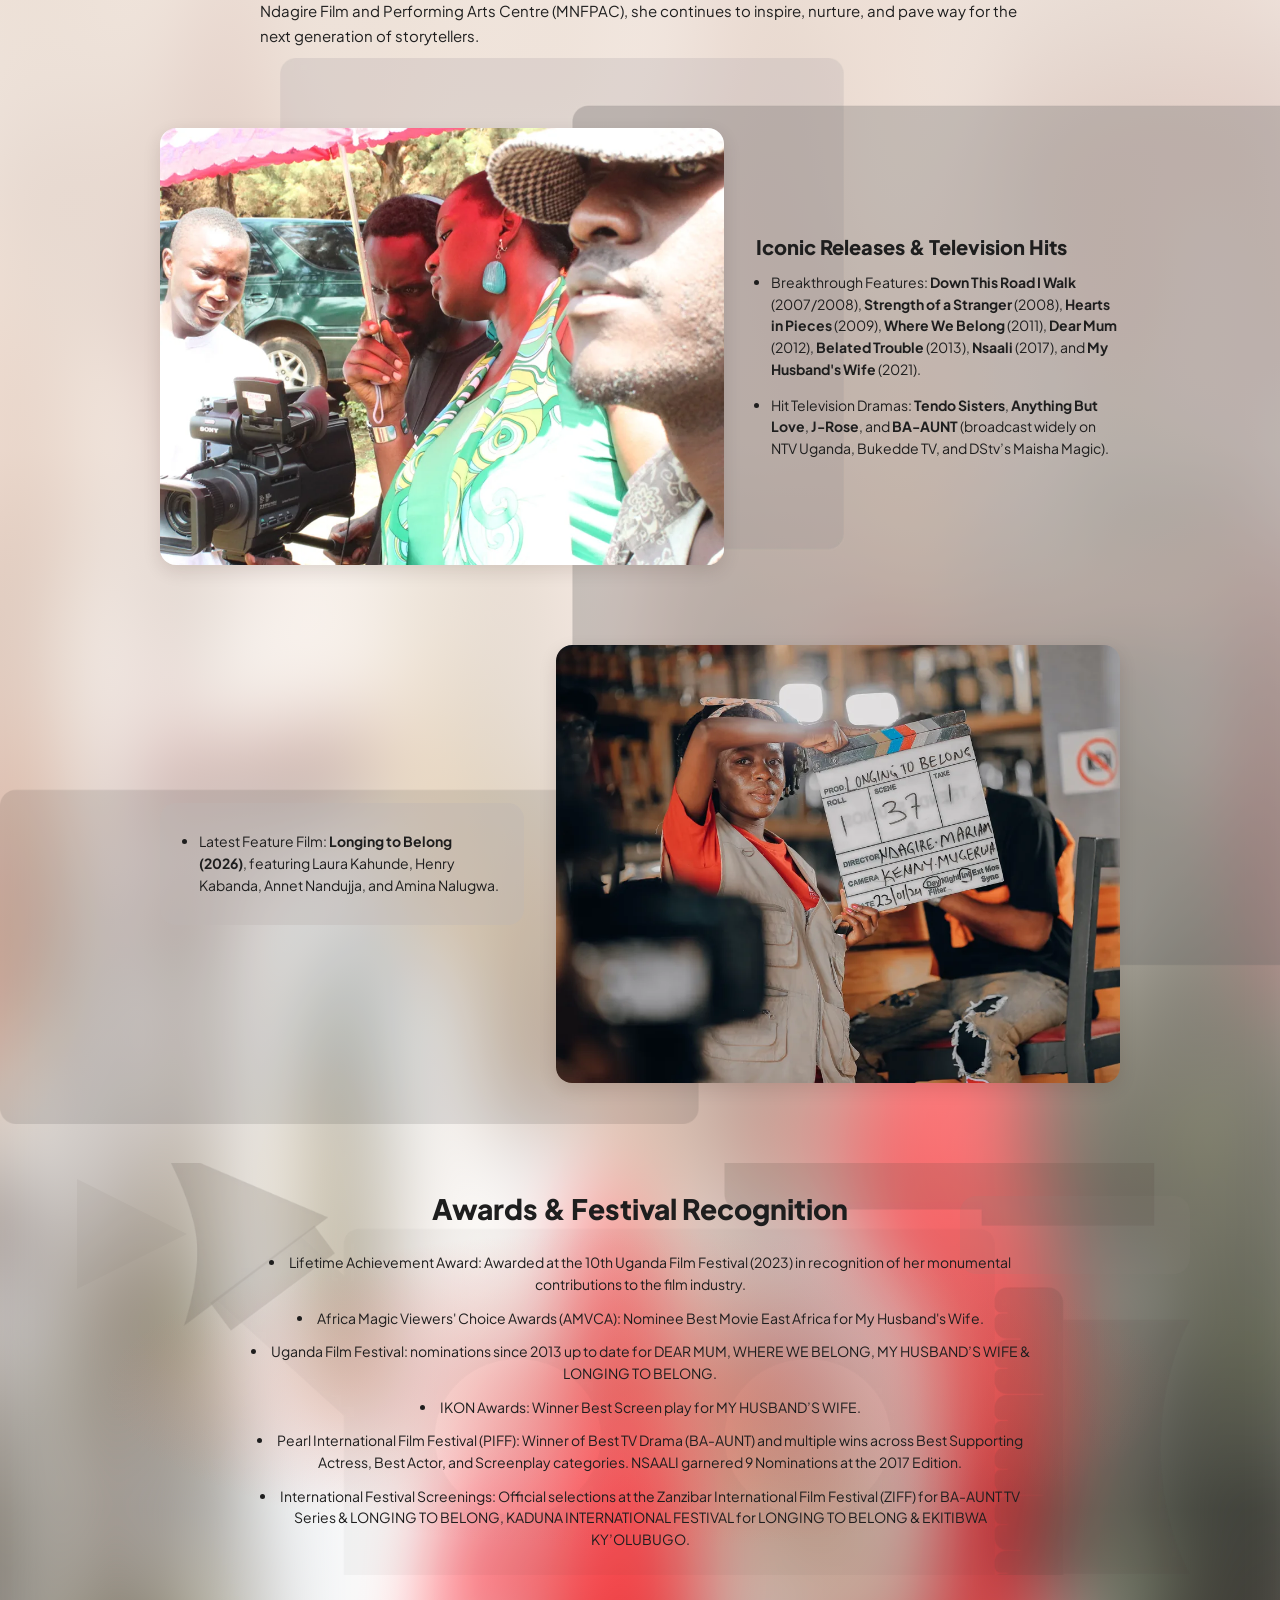
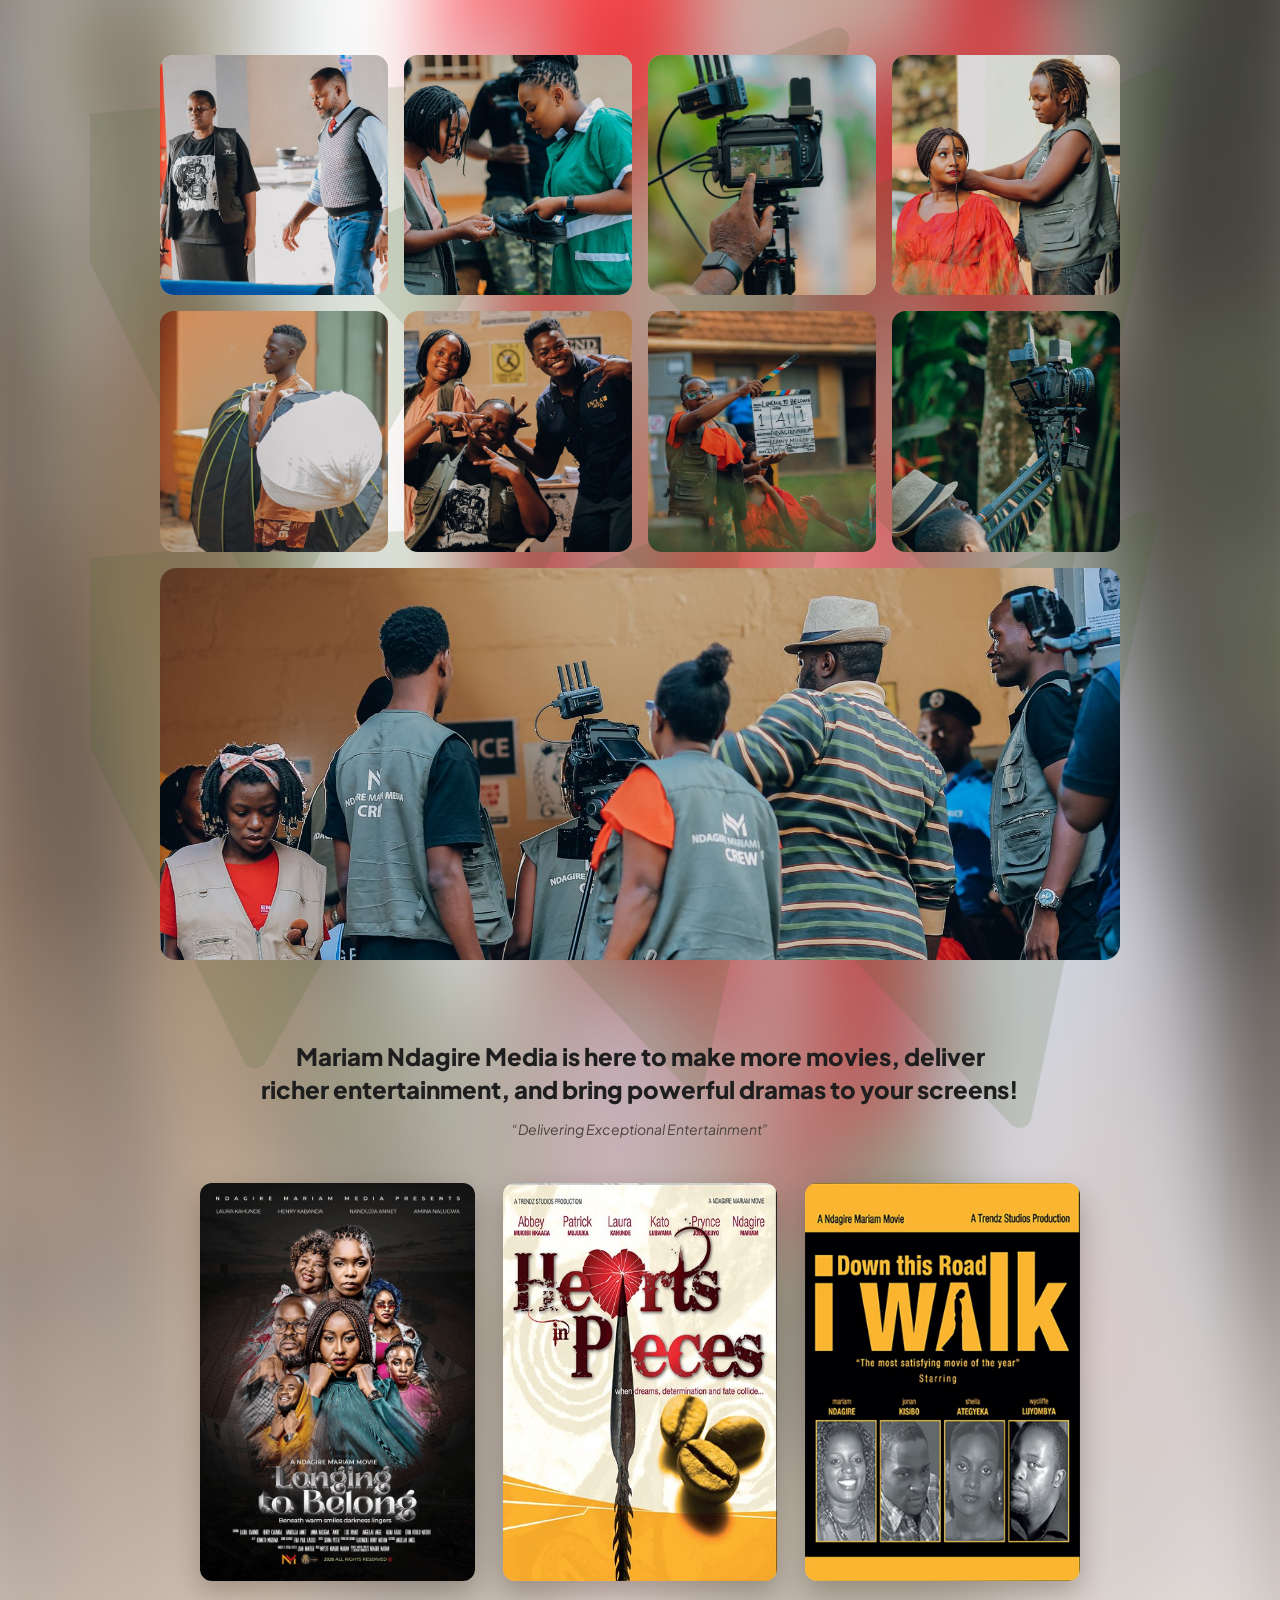
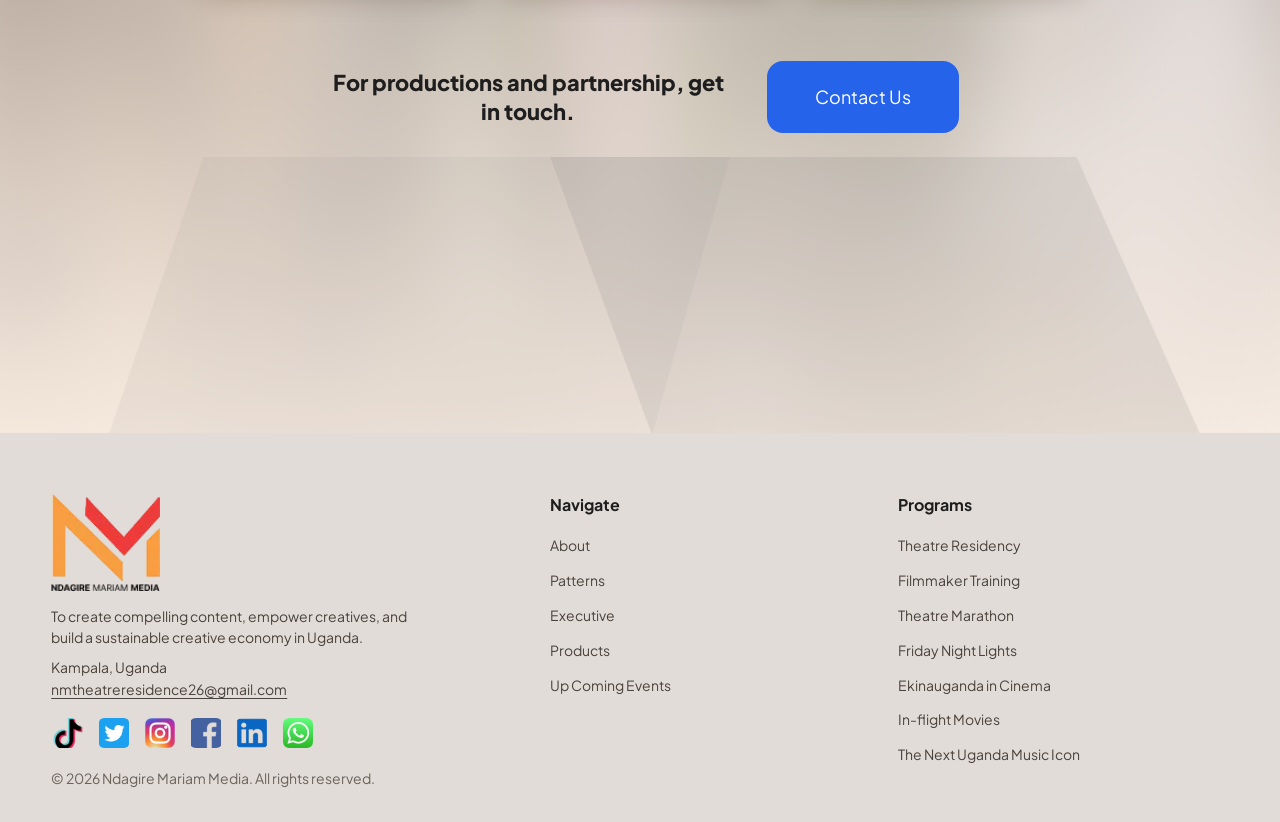
<file: page2/film-house.html>
<!DOCTYPE html>
<html lang="en">
<head>
<meta charset="utf-8">
<meta name="viewport" content="width=device-width, initial-scale=1, viewport-fit=cover">
<title>The Land of Movies | Ndagire Mariam Media</title>
<meta name="description" content="Ndagire Mariam Media's film production house: Ugandan features, TV drama and award-winning stories since 2007.">
<link rel="preconnect" href="https://fonts.googleapis.com">
<link rel="preconnect" href="https://fonts.gstatic.com" crossorigin>
<link href="https://fonts.googleapis.com/css2?family=Plus+Jakarta+Sans:wght@300;400;500;600;700;800&family=Roboto+Slab:wght@700;800&display=swap" rel="stylesheet">
<link rel="stylesheet" href="styles.css">
<link rel="stylesheet" href="film-house.css">
</head>
<body>
<nav class="nav" aria-label="Main">
  <a class="logo" href="index.html" aria-label="Ndagire Mariam Media"><img alt="Ndagire Mariam Media" src="images/logo-nav.webp"></a>
  <ul id="menu"><li><a href="index.html#about">About</a></li><li><a href="index.html#patterns">Patterns</a></li><li><a href="index.html#executive">Executive</a></li><li><a href="index.html#products">Products</a></li><li><a href="index.html#events">Up Coming Events</a></li></ul>
  <a class="cta" href="index.html#contact">Contact Us</a>
  <button class="burger" type="button" aria-label="Menu" aria-expanded="false" aria-controls="menu"><span></span><span></span><span></span></button>
</nav>

<!-- 1. Hero -->
<header class="hero2">
  <img src="images/p2-hero.jpg" alt="The NMM film crew operating a cinema camera outdoors">
  <h1>THE LAND OF MOVIES</h1>
  <p class="once">Once upon a time...</p>
</header>

<main class="canvas">
  <img class="abg" alt="" src="images/background-blur.jpg">

  <!-- 2. Origin story + filmstrip -->
  <section class="origin" id="origin">
    <p class="lead rise">Way back in 2007, Mariam Ndagire embarked on a journey to make a Ugandan blockbuster Movie at a time when Ugandans had hardly seen a feature film written, produced, and directed by a Ugandan. Most movies back then were produced by international organizations. Mariam made her dream a reality with her groundbreaking debut, Down This Road I Walk and she never looked back.</p>
    <div class="strips" id="strips" aria-hidden="true"><div class="strip l"></div><div class="strip r"></div></div>
  </section>

  <!-- 3. Production stills -->
  <section class="stills">
    <div class="pair rise">
      <figure class="ph"><img src="images/p2-still-outdoor.webp" alt="Cast in traditional dress during an outdoor shoot, with a camera in the foreground" loading="lazy"></figure>
      <figure class="ph"><img src="images/p2-still-indoor.webp" alt="Indoor filming scene with lights, camera and crew" loading="lazy"></figure>
    </div>
    <p class="narr rise">That single release revolutionized Ugandan film culture. Transforming her visionary passion into an enduring legacy, Mariam Ndagire built a cinematic home dedicated to telling authentic East African stories. Over the years, her prolific repertoire of compelling feature films, hit TV Drama Series, and theatre productions has captivated audiences across major broadcasting channels like NTV Uganda and DStv’s Africa Magic, Maisha Magic, Pearl Magic, Salt Media, Bukedde TV and more. Today, through the Mariam Ndagire Film and Performing Arts Centre (MNFPAC), she continues to inspire, nurture, and pave way for the next generation of storytellers.</p>
  </section>

  <!-- 4. Iconic releases -->
  <section class="story deco-host" id="releases">
    <div class="feature">
      <figure class="ph photo rise"><img src="images/p2-iconic.webp" alt="Director and crew at a camera during a shoot" loading="lazy"></figure>
      <div class="text rise">
        <h2>Iconic Releases &amp; Television Hits</h2>
        <ul>
          <li>Breakthrough Features: <b>Down This Road I Walk</b> (2007/2008), <b>Strength of a Stranger</b> (2008), <b>Hearts in Pieces</b> (2009), <b>Where We Belong</b> (2011), <b>Dear Mum</b> (2012), <b>Belated Trouble</b> (2013), <b>Nsaali</b> (2017), and <b>My Husband's Wife</b> (2021).</li>
          <li>Hit Television Dramas: <b>Tendo Sisters</b>, <b>Anything But Love</b>, <b>J-Rose</b>, and <b>BA-AUNT</b> (broadcast widely on NTV Uganda, Bukedde TV, and DStv’s Maisha Magic).</li>
        </ul>
      </div>
    </div>
  </section>

  <!-- 5. Latest feature -->
  <section class="story deco-host" id="latest">
    <div class="feature rev">
      <div class="text note rise">
        <ul><li>Latest Feature Film: <b>Longing to Belong (2026)</b>, featuring Laura Kahunde, Henry Kabanda, Annet Nandujja, and Amina Nalugwa.</li></ul>
      </div>
      <figure class="ph photo rise"><img src="images/p2-clapper.webp" alt="A crew member holding the Longing to Belong clapperboard on set" loading="lazy"></figure>
    </div>
  </section>

  <!-- 6. Awards -->
  <section class="awards deco-host" id="awards">
    <div class="deco rect r3"></div>
    <svg class="deco tri t1" viewBox="0 0 100 100" aria-hidden="true"><polygon points="0,0 100,50 0,100" fill="rgba(140,130,125,.12)"/></svg>
    <div class="inner rise">
      <h2>Awards &amp; Festival Recognition</h2>
      <ul>
        <li>Lifetime Achievement Award: Awarded at the 10th Uganda Film Festival (2023) in recognition of her monumental contributions to the film industry.</li>
        <li>Africa Magic Viewers' Choice Awards (AMVCA): Nominee Best Movie East Africa for My Husband's Wife.</li>
        <li>Uganda Film Festival: nominations since 2013 up to date for DEAR MUM, WHERE WE BELONG, MY HUSBAND’S WIFE &amp; LONGING TO BELONG.</li>
        <li>IKON Awards: Winner Best Screen play for MY HUSBAND’S WIFE.</li>
        <li>Pearl International Film Festival (PIFF): Winner of Best TV Drama (BA-AUNT) and multiple wins across Best Supporting Actress, Best Actor, and Screenplay categories. NSAALI garnered 9 Nominations at the 2017 Edition.</li>
        <li>International Festival Screenings: Official selections at the Zanzibar International Film Festival (ZIFF) for BA-AUNT TV Series &amp; LONGING TO BELONG, KADUNA INTERNATIONAL FESTIVAL for LONGING TO BELONG &amp; EKITIBWA KY’OLUBUGO.</li>
      </ul>
    </div>
  </section>

  <!-- 7. Behind the scenes -->
  <section class="gallery deco-host" id="behind-the-scenes">
    <div class="gal rise">
      <figure><img src="images/gallery-1.jpg" alt="Two crew members walking through a set" loading="lazy"></figure><figure><img src="images/gallery-2.jpg" alt="Crew members preparing a shoe prop during a shoot" loading="lazy"></figure><figure><img src="images/gallery-3.jpg" alt="A hand adjusting the monitor on a cinema camera" loading="lazy"></figure><figure><img src="images/gallery-4.jpg" alt="A make-up artist adjusting an actress’s necklace" loading="lazy"></figure><figure><img src="images/gallery-5.jpg" alt="A crew member carrying lighting softboxes" loading="lazy"></figure><figure><img src="images/gallery-6.jpg" alt="Three crew members posing on set" loading="lazy"></figure><figure><img src="images/gallery-7.jpg" alt="A crew member holding the Longing to Belong clapperboard" loading="lazy"></figure><figure><img src="images/gallery-8.jpg" alt="A cameraman operating a camera on a jib arm" loading="lazy"></figure>
      <figure class="pano"><img src="images/gallery-panorama.jpg" alt="The NMM crew on location, filming" loading="lazy"></figure>
    </div>
  </section>

  <!-- 8. Promise + posters -->
  <section class="promise" id="posters">
    <h2 class="rise">Mariam Ndagire Media is here to make more movies, deliver richer entertainment, and bring powerful dramas to your screens!</h2>
    <p class="cap rise">“Delivering Exceptional Entertainment”</p>
    <div class="posters">
      <figure class="poster rise"><img src="images/poster-longing-to-belong.jpg" alt="Longing to Belong movie poster" loading="lazy"></figure>
      <figure class="poster rise"><img src="images/poster-hearts-in-pieces.jpg" alt="Hearts in Pieces movie poster" loading="lazy"></figure>
      <figure class="poster rise"><img src="images/poster-down-this-road.jpg" alt="Down This Road I Walk movie poster" loading="lazy"></figure>
    </div>
  </section>

  <!-- 9. CTA -->
  <section class="cta deco-host">
    <div class="row rise">
      <p>For productions and partnership, get in touch.</p>
      <a class="pill" href="index.html#contact">Contact Us</a>
    </div>
    <img class="deco shapes" src="images/p2-tag.webp" alt="">
  </section>
</main>

<footer class="ft"><div class="fw">
  <div class="bi"><img alt="Ndagire Mariam Media" src="images/logo-footer.webp"><p>To create compelling content, empower creatives, and build a sustainable creative economy in Uganda.</p><p>Kampala, Uganda<br><a href="mailto:nmtheatreresidence26@gmail.com">nmtheatreresidence26@gmail.com</a></p><div class="so"><a href="#" aria-label="TikTok"><img alt="TikTok" src="images/icon-tiktok.webp"></a><a href="#" aria-label="X (Twitter)"><img alt="X (Twitter)" src="images/icon-x.webp"></a><a href="#" aria-label="Instagram"><img alt="Instagram" src="images/icon-instagram.webp"></a><a href="#" aria-label="Facebook"><img alt="Facebook" src="images/icon-facebook.webp"></a><a href="#" aria-label="LinkedIn"><img alt="LinkedIn" src="images/icon-linkedin.webp"></a><a href="#" aria-label="WhatsApp"><img alt="WhatsApp" src="images/icon-whatsapp.webp"></a></div><p class="cp">© 2026 Ndagire Mariam Media. All rights reserved.</p></div>
  <nav aria-label="Footer"><h3>Navigate</h3><ul><li><a href="index.html#about">About</a></li><li><a href="index.html#patterns">Patterns</a></li><li><a href="index.html#executive">Executive</a></li><li><a href="index.html#products">Products</a></li><li><a href="index.html#events">Up Coming Events</a></li></ul></nav>
  <div><h3>Programs</h3><ul><li><a href="index.html#about">Theatre Residency</a></li><li><a href="index.html#about">Filmmaker Training</a></li><li><a href="index.html#about">Theatre Marathon</a></li><li><a href="index.html#about">Friday Night Lights</a></li><li><a href="index.html#about">Ekinauganda in Cinema</a></li><li><a href="index.html#about">In-flight Movies</a></li><li><a href="index.html#about">The Next Uganda Music Icon</a></li></ul></div>
</div></footer>
<script src="film-house.js"></script>
</body>
</html>
</file>
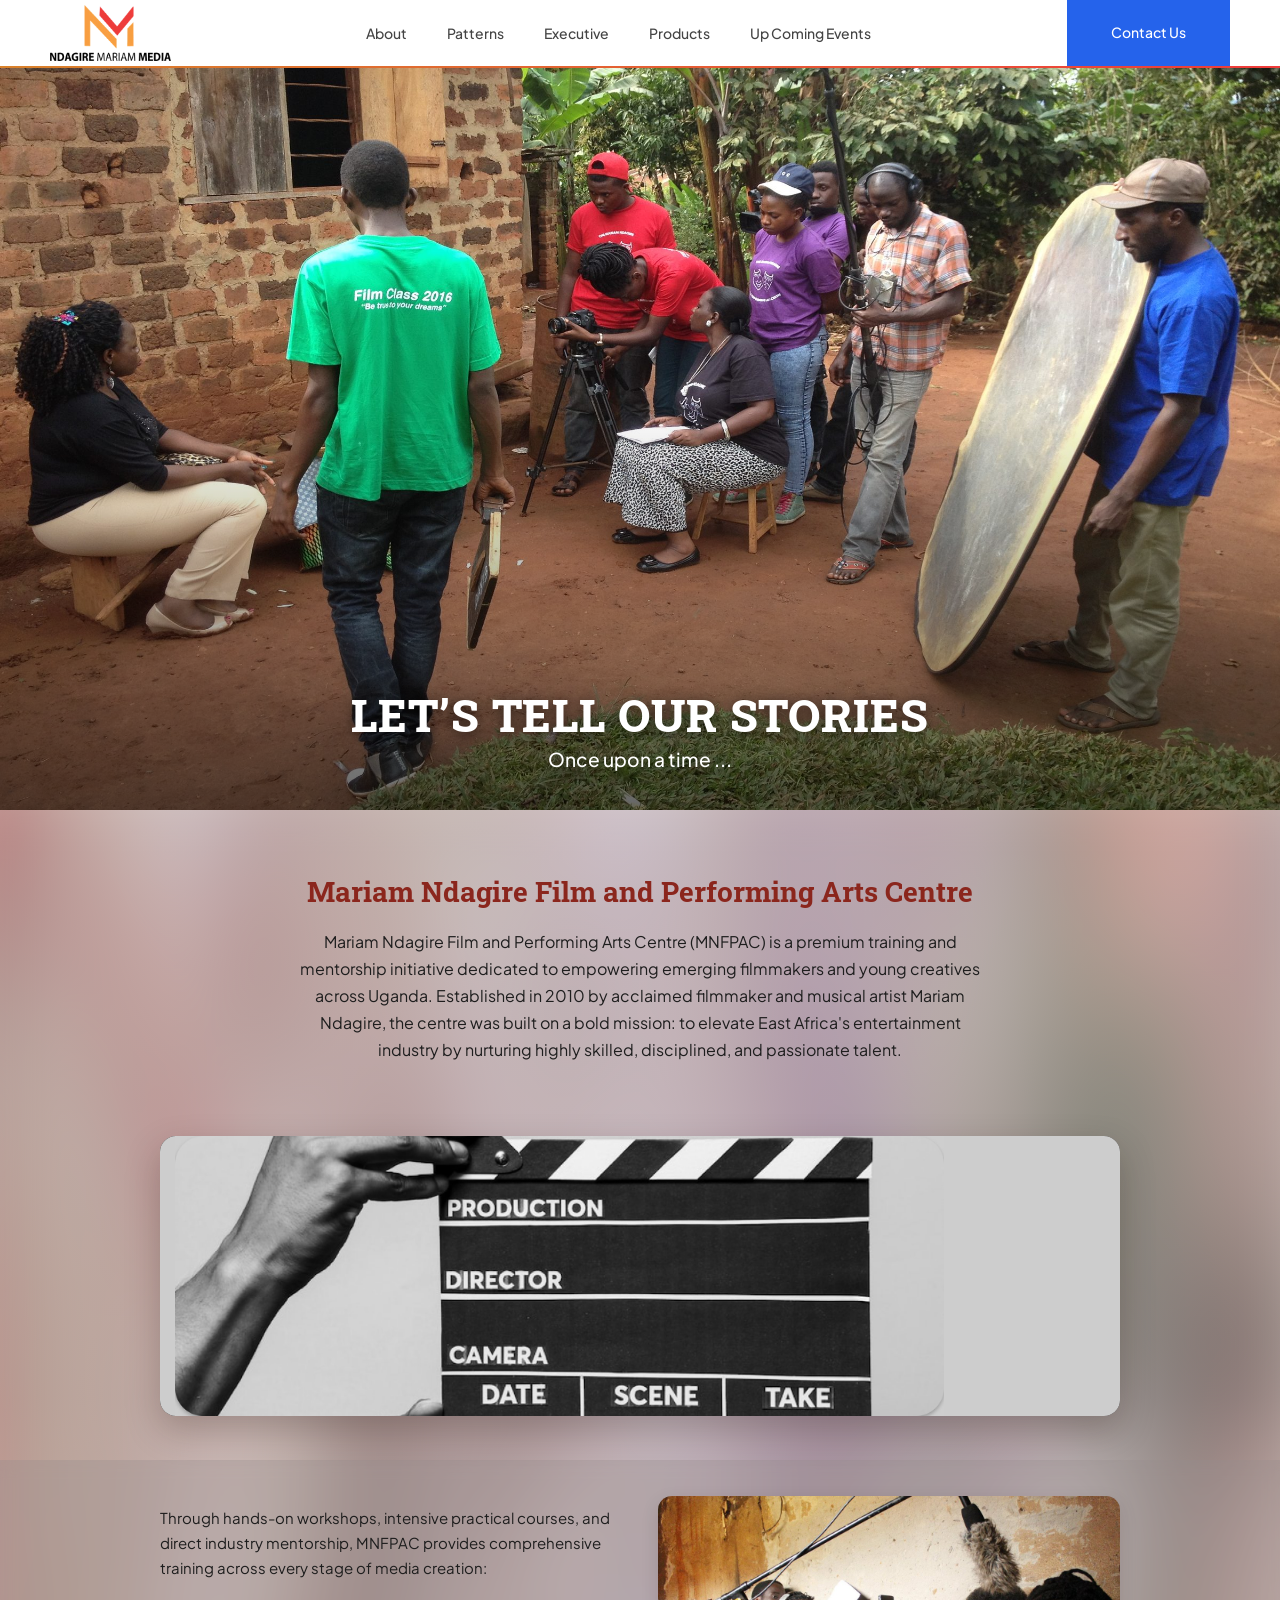
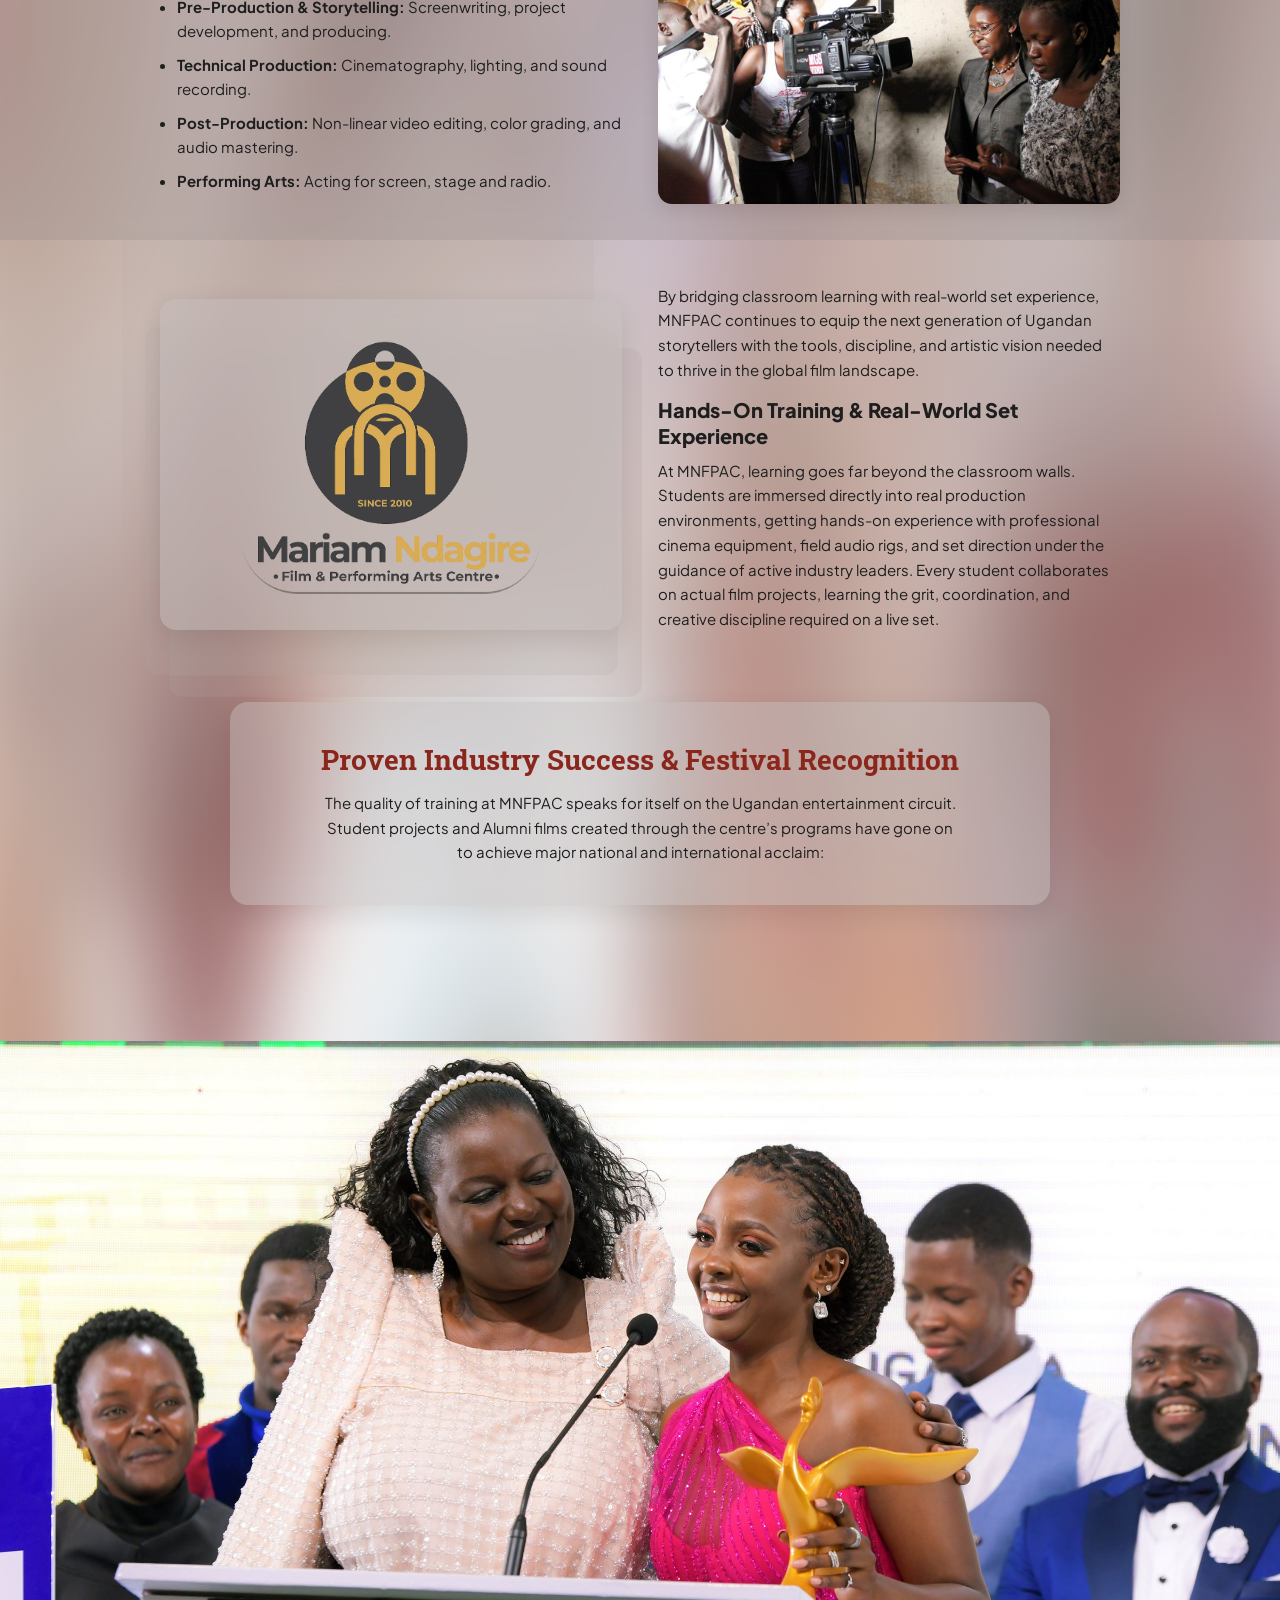
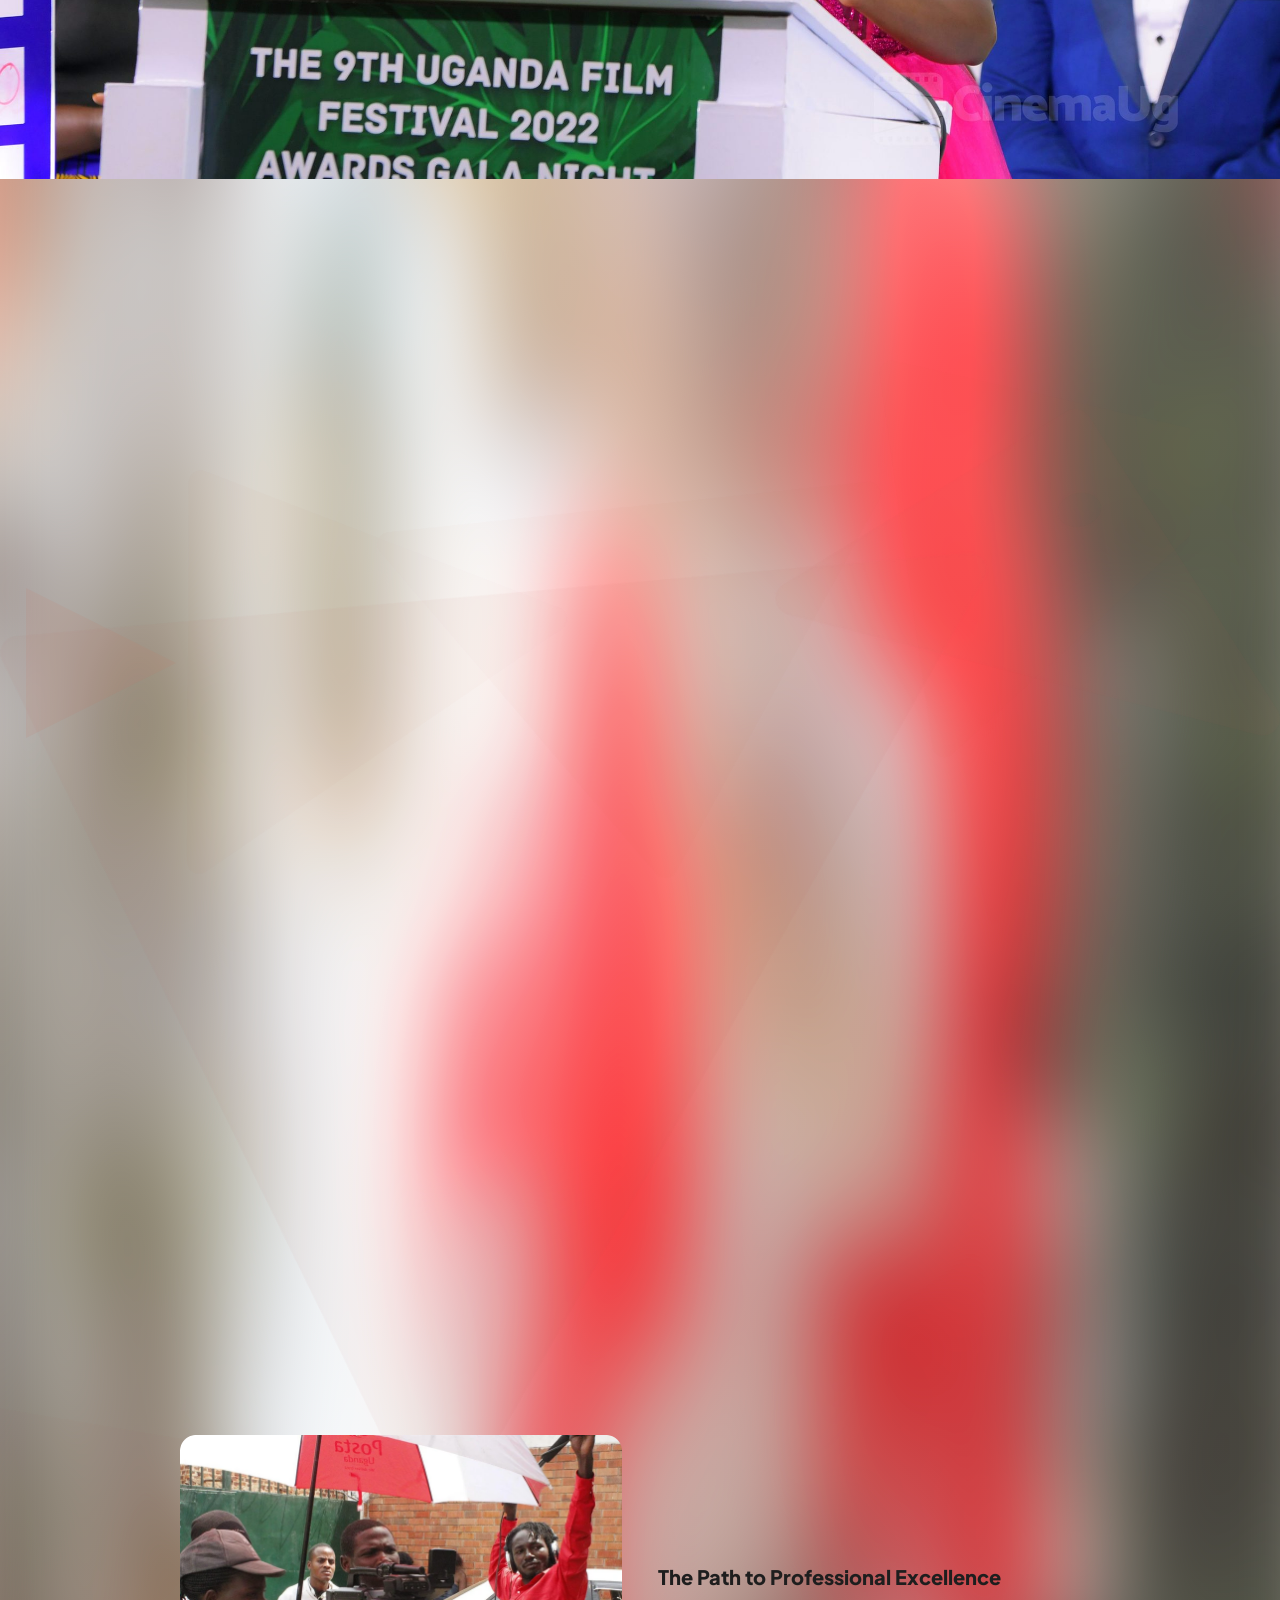
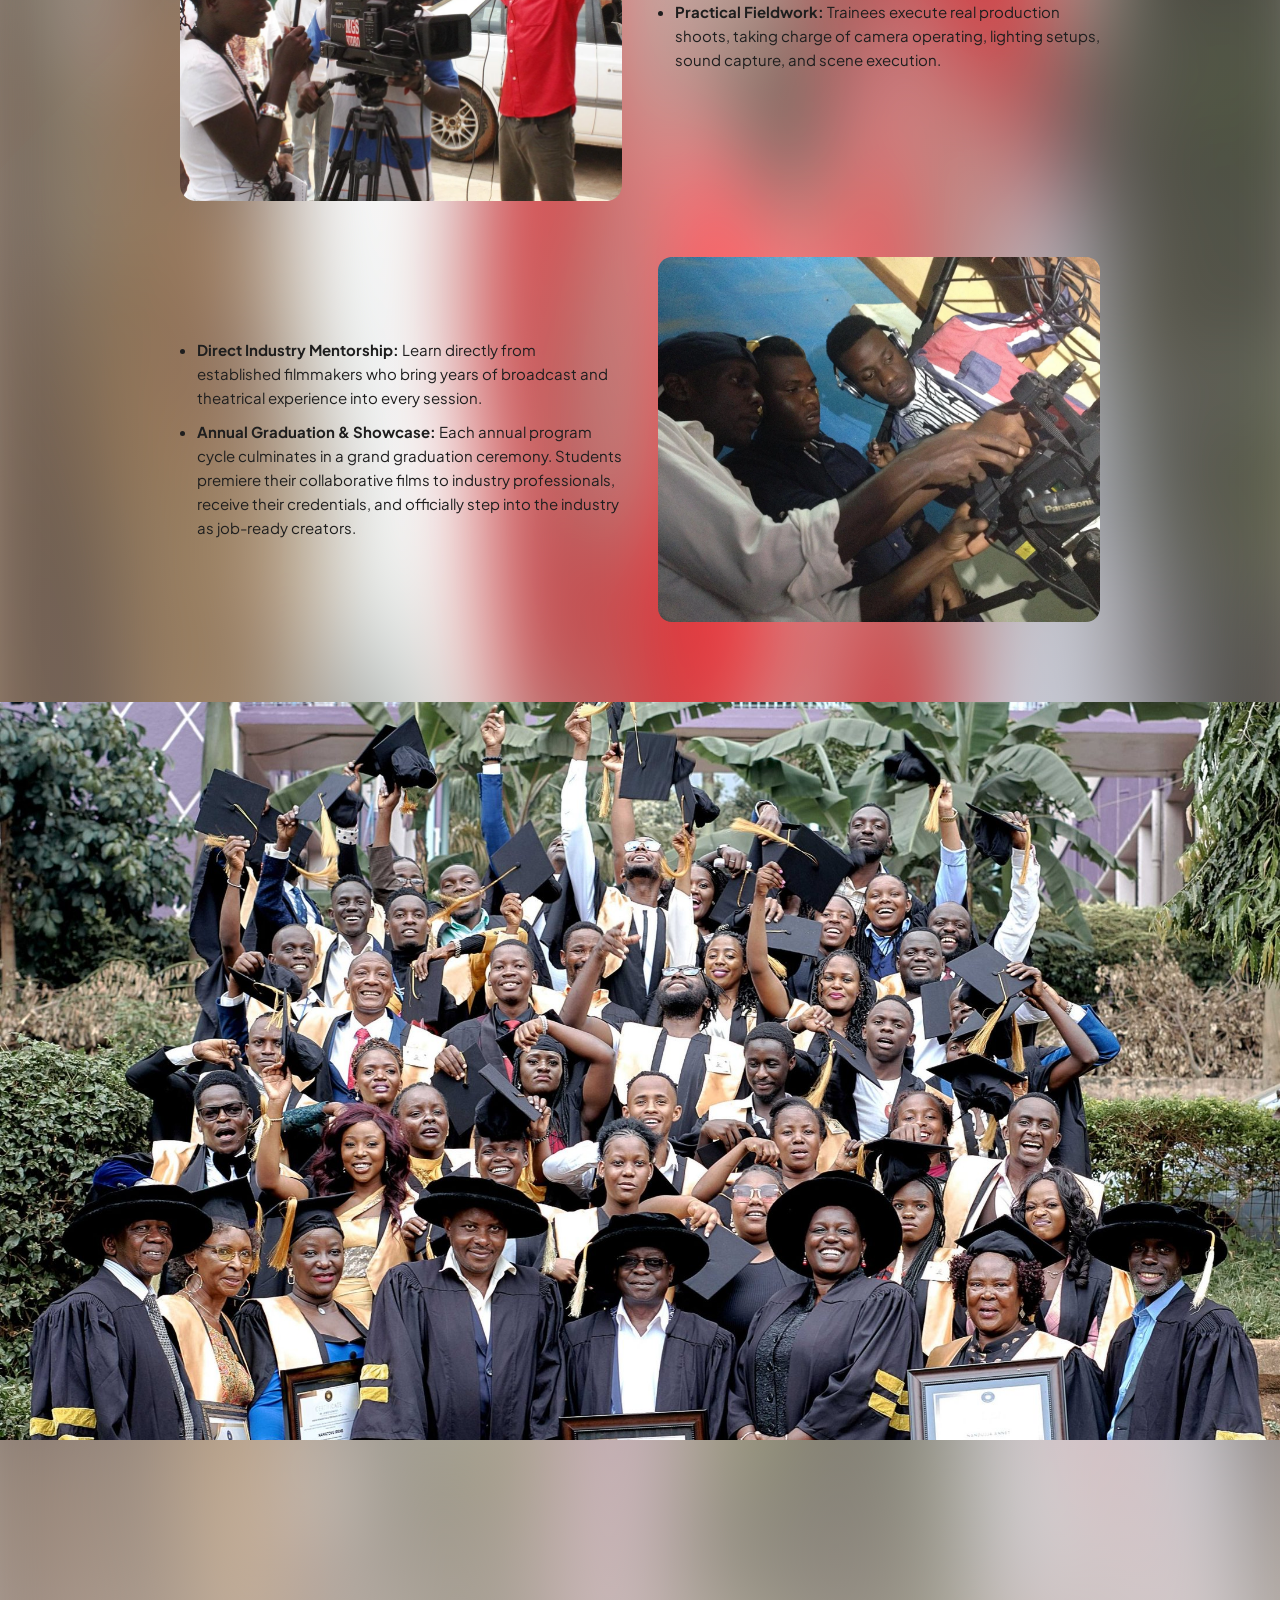
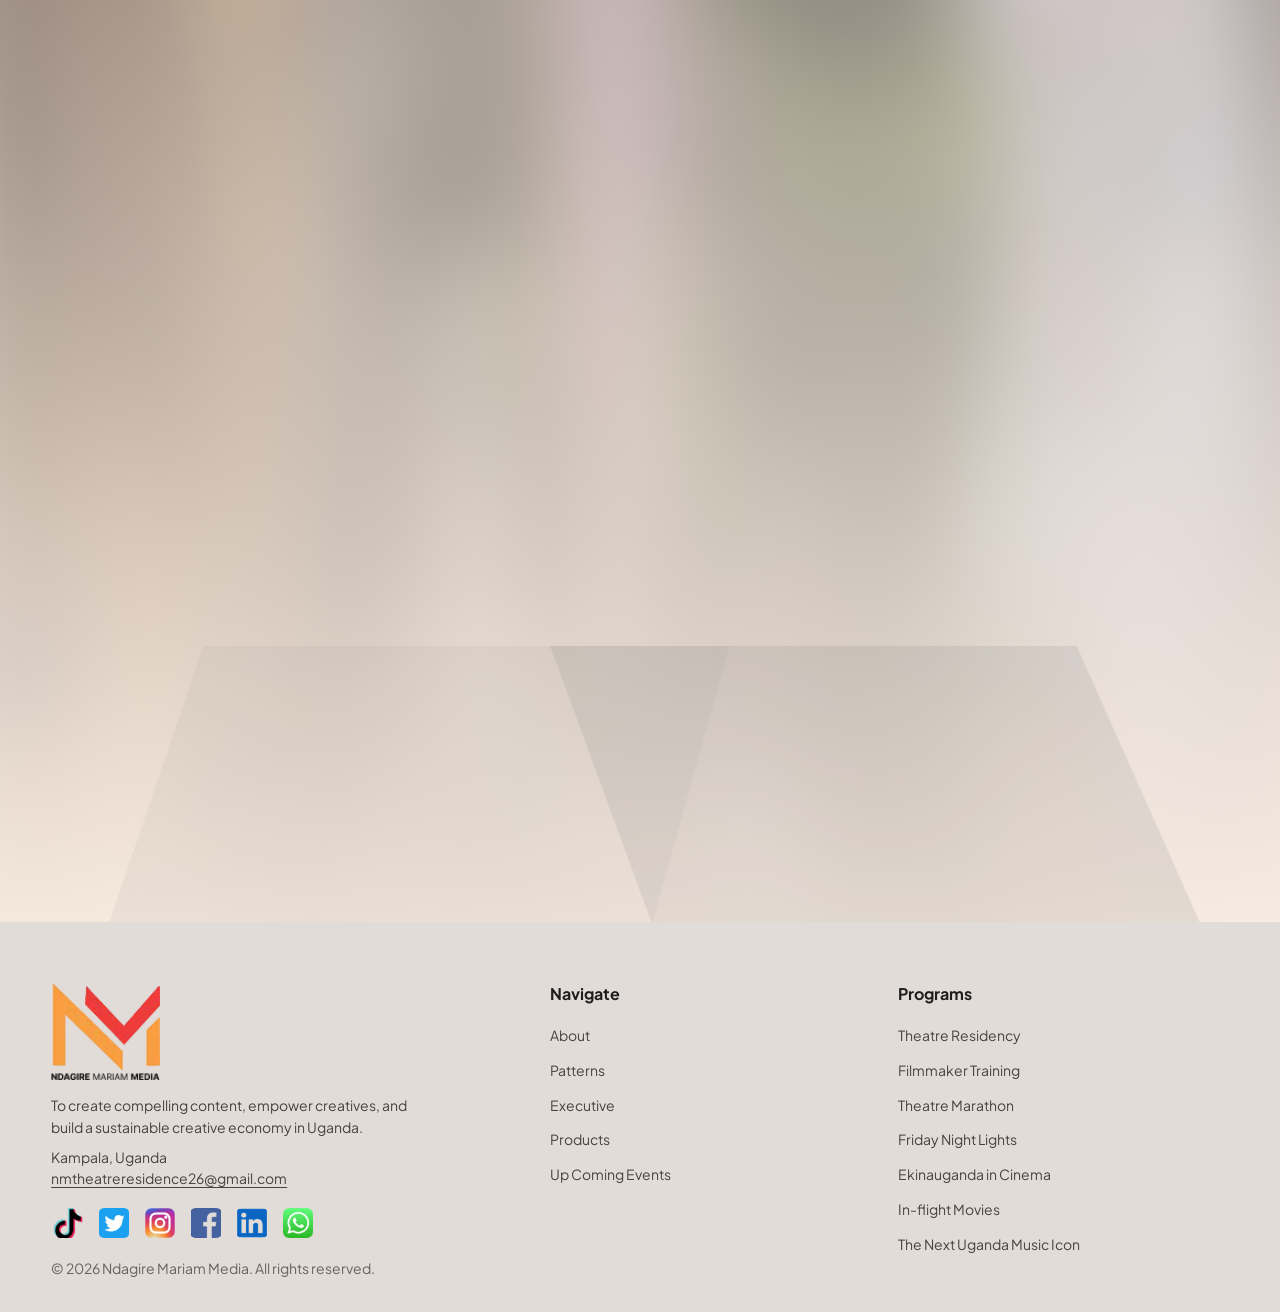
<file: page3/page3.html>
<!DOCTYPE html>
<html lang="en">
<head>
<meta charset="utf-8">
<meta name="viewport" content="width=device-width, initial-scale=1, viewport-fit=cover">
<title>Film &amp; Performing Arts School | Ndagire Mariam Media</title>
<meta name="description" content="Mariam Ndagire Film and Performing Arts Centre (MNFPAC): hands-on film and performing arts training in Uganda.">
<link rel="preconnect" href="https://fonts.googleapis.com">
<link rel="preconnect" href="https://fonts.gstatic.com" crossorigin>
<link href="https://fonts.googleapis.com/css2?family=Plus+Jakarta+Sans:wght@300;400;500;600;700;800&family=Roboto+Slab:wght@700;800&display=swap" rel="stylesheet">
<link rel="stylesheet" href="styles.css"><!-- shared: tokens, navbar, footer, posters, CTA -->
<link rel="stylesheet" href="page3.css"><!-- Page 3 only -->
</head>
<body>
<nav class="nav" aria-label="Main">
  <a class="logo" href="index.html" aria-label="Ndagire Mariam Media"><img alt="Ndagire Mariam Media" src="assets/logo-nav.webp"></a>
  <ul id="menu"><li><a href="index.html#about">About</a></li><li><a href="index.html#patterns">Patterns</a></li><li><a href="index.html#executive">Executive</a></li><li><a href="index.html#products">Products</a></li><li><a href="index.html#events">Up Coming Events</a></li></ul>
  <a class="cta" href="index.html#contact">Contact Us</a>
  <button class="burger" type="button" aria-label="Menu" aria-expanded="false" aria-controls="menu"><span></span><span></span><span></span></button>
</nav>

<!-- ===== PAGE 3: FILM & PERFORMING ARTS SCHOOL (MNFPAC) ===== -->
<div id="page-school" class="page">
<header class="hero3">
  <img src="assets/p3-hero.jpg" alt="Film students on set filming outdoors with a camera, boom microphone and silver reflector">
  <div class="cap3"><h1>LET’S TELL OUR STORIES</h1><p>Once upon a time ...</p></div>
</header>

<main class="canvas p3">
  <img class="abg" alt="" src="assets/background-blur.jpg">

  <!-- 2. Introduction -->
  <section class="p3-intro" id="school-intro">
    <h2 class="rise">Mariam Ndagire Film and Performing Arts Centre</h2>
    <p class="rise">Mariam Ndagire Film and Performing Arts Centre (MNFPAC) is a premium training and mentorship initiative dedicated to empowering emerging filmmakers and young creatives across Uganda. Established in 2010 by acclaimed filmmaker and musical artist Mariam Ndagire, the centre was built on a bold mission: to elevate East Africa's entertainment industry by nurturing highly skilled, disciplined, and passionate talent.</p>
  </section>

  <!-- 3. Clapperboard: hover opens the slate and reveals "HANDS ON" -->
  <section class="p3-clap deco-host" id="school-hands-on">
    <div class="clap rise" id="clap" tabindex="0" role="img" aria-label="Hands on: a hand holding a film clapperboard. Hover or tap to open it.">
      <div class="clap-ph">
        <img class="closed" src="assets/p3-clapper-closed.jpg" alt="">
        <img class="open" src="assets/p3-clapper-open.jpg" alt="">
      </div>
      <div class="clap-txt"><span>HANDS ON!</span></div>
    </div>
  </section>

  <!-- 4. Curriculum -->
  <section class="p3-split p3-curric deco-host" id="school-curriculum">
    <div class="txt rise">
      <p>Through hands-on workshops, intensive practical courses, and direct industry mentorship, MNFPAC provides comprehensive training across every stage of media creation:</p>
      <ul>
        <li><b>Pre-Production &amp; Storytelling:</b> Screenwriting, project development, and producing.</li>
        <li><b>Technical Production:</b> Cinematography, lighting, and sound recording.</li>
        <li><b>Post-Production:</b> Non-linear video editing, color grading, and audio mastering.</li>
        <li><b>Performing Arts:</b> Acting for screen, stage and radio.</li>
      </ul>
    </div>
    <figure class="ph rise"><img src="assets/p3-curriculum.jpg" alt="Students operating a cinema camera and boom microphone indoors" loading="lazy"></figure>
  </section>

  <!-- 5. Emblem + philosophy -->
  <section class="p3-split p3-emblem deco-host" id="school-emblem">
    <img class="deco rects" src="assets/p3-bg-rects.webp" alt="">
    <div class="frost3 rise"><img src="assets/p3-emblem.webp" alt="Mariam Ndagire Film and Performing Arts Centre emblem, since 2010" loading="lazy"></div>
    <div class="txt rise">
      <p>By bridging classroom learning with real-world set experience, MNFPAC continues to equip the next generation of Ugandan storytellers with the tools, discipline, and artistic vision needed to thrive in the global film landscape.</p>
      <h3>Hands-On Training &amp; Real-World Set Experience</h3>
      <p>At MNFPAC, learning goes far beyond the classroom walls. Students are immersed directly into real production environments, getting hands-on experience with professional cinema equipment, field audio rigs, and set direction under the guidance of active industry leaders. Every student collaborates on actual film projects, learning the grit, coordination, and creative discipline required on a live set.</p>
    </div>
  </section>

  <!-- 6. Recognition callout -->
  <section class="p3-recog" id="school-recognition">
    <div class="frost3 rise">
      <h2>Proven Industry Success &amp; Festival Recognition</h2>
      <p>The quality of training at MNFPAC speaks for itself on the Ugandan entertainment circuit. Student projects and Alumni films created through the centre’s programs have gone on to achieve major national and international acclaim:</p>
    </div>
  </section>

  <!-- 7. Awards gala banner (edge to edge) -->
  <section class="p3-full gala" id="school-gala">
    <img src="assets/p3-gala.jpg" alt="Mariam Ndagire and a winning student filmmaker smiling at the podium of the 9th Uganda Film Festival 2022 Awards Gala Night" loading="lazy">
  </section>

  <!-- 8. Workshop + graduation bento grid -->
  <section class="p3-bento deco-host" id="school-gallery">
    <svg class="deco tri-a" viewBox="0 0 100 100" aria-hidden="true"><polygon points="0,0 100,50 0,100" fill="rgba(196,106,92,.11)"/></svg>
    <img class="deco tris" src="assets/p3-bg-triangles.webp" alt="">
    <img class="deco tris8" src="assets/p3-bg-tri8.webp" alt="">
    <ul class="statement rise">
      <li><b>Festival Nominations &amp; Awards:</b> Works produced by MNFPAC students have earned nominations and wins at prominent platforms including the Uganda Film Festival (UFF), the Pearl International Film Festival (PIFF), and the Zanzibar International Film Festival (ZIFF).</li>
      <li><b>Alumni Impact:</b> MNFPAC graduates continuously launch successful careers as award-winning directors, screenwriters, cinematographers, and actors across East Africa's booming film and television landscape.</li>
    </ul>
    <div class="bento3 rise">
      <figure><img src="assets/p3-gallery-1.jpg" alt="Students and instructors posing and cheering on a staircase in MNFPAC T-shirts" loading="lazy"></figure>
      <figure><img src="assets/p3-gallery-2.jpg" alt="Students posing with a puppet and a presenter holding a microphone" loading="lazy"></figure>
      <figure><img src="assets/p3-gallery-3.jpg" alt="Students checking a camera and script during an outdoor shoot" loading="lazy"></figure>
      <figure><img src="assets/p3-gallery-4.jpg" alt="Students filming with a boom microphone and umbrella while schoolchildren watch" loading="lazy"></figure>
      <figure><img src="assets/p3-gallery-5.jpg" alt="Two students acting in a courtroom scene" loading="lazy"></figure>
      <figure><img src="assets/p3-gallery-6.jpg" alt="Three students checking a shot on a camera on a tripod" loading="lazy"></figure>
      <figure><img src="assets/p3-gallery-7.jpg" alt="Students wearing headphones and adjusting a camera in a workshop" loading="lazy"></figure>
      <figure><img src="assets/p3-gallery-8.jpg" alt="Two students operating a cinema camera on a slider with studio lights" loading="lazy"></figure>
      <figure class="pano"><img src="assets/p3-gallery-group.jpg" alt="Students, instructors and guests gathered between MNFPAC and Ndagire Mariam Media banners" loading="lazy"></figure>
    </div>
  </section>

  <!-- 9. Zig-zag highlights -->
  <section class="p3-zig deco-host" id="school-path">
    <img class="deco tri9" src="assets/p3-bg-tri9.webp" alt="">
    <div class="p3-split zrow">
      <figure class="ph rise"><img src="assets/p3-fieldwork.webp" alt="Student crew filming outdoors with a camera, umbrella and boom microphone" loading="lazy"></figure>
      <div class="txt rise">
        <h3>The Path to Professional Excellence</h3>
        <ul><li><b>Practical Fieldwork:</b> Trainees execute real production shoots, taking charge of camera operating, lighting setups, sound capture, and scene execution.</li></ul>
      </div>
    </div>
    <div class="p3-split zrow rev">
      <div class="txt rise">
        <ul>
          <li><b>Direct Industry Mentorship:</b> Learn directly from established filmmakers who bring years of broadcast and theatrical experience into every session.</li>
          <li><b>Annual Graduation &amp; Showcase:</b> Each annual program cycle culminates in a grand graduation ceremony. Students premiere their collaborative films to industry professionals, receive their credentials, and officially step into the industry as job-ready creators.</li>
        </ul>
      </div>
      <figure class="ph rise"><img src="assets/p3-setup.webp" alt="Three students wearing headphones adjusting a camera during a shoot" loading="lazy"></figure>
    </div>
  </section>

  <!-- 10. Graduation banner + line -->
  <section class="p3-full grad" id="school-graduation">
    <img src="assets/p3-graduation.jpg" alt="Graduating MNFPAC students in caps and gowns celebrating together" loading="lazy">
    <p class="rise">Whether you are looking to step behind the camera or command the stage, MNFPAC is where your creative journey transforms into a professional career.</p>
  </section>

  <!-- 11. Posters + CTA -->
  <section class="promise p3-posters" id="school-posters">
    <h2 class="rise">Some of our students’ testimonial works</h2>
    <div class="posters">
      <figure class="poster rise"><img src="assets/p3-poster-kafa-coh.jpg" alt="Kafa Coh movie poster" loading="lazy"></figure>
      <figure class="poster rise"><img src="assets/p3-poster-call-112.jpg" alt="Call 112 movie poster" loading="lazy"></figure>
      <figure class="poster rise"><img src="assets/p3-poster-nsibambi.jpg" alt="Nsibambi movie poster" loading="lazy"></figure>
    </div>
  </section>
  <section class="cta deco-host">
    <div class="row rise">
      <p>For registration and any inquiries</p>
      <a class="pill" href="index.html#contact">Contact Us</a>
    </div>
    <img class="deco shapes" src="assets/p2-tag.webp" alt="">
  </section>
</main>
</div>

<footer class="ft"><div class="fw">
  <div class="bi"><img alt="Ndagire Mariam Media" src="assets/logo-footer.webp"><p>To create compelling content, empower creatives, and build a sustainable creative economy in Uganda.</p><p>Kampala, Uganda<br><a href="mailto:nmtheatreresidence26@gmail.com">nmtheatreresidence26@gmail.com</a></p><div class="so"><a href="#" aria-label="TikTok"><img alt="TikTok" src="assets/icon-tiktok.webp"></a><a href="#" aria-label="X (Twitter)"><img alt="X (Twitter)" src="assets/icon-x.webp"></a><a href="#" aria-label="Instagram"><img alt="Instagram" src="assets/icon-instagram.webp"></a><a href="#" aria-label="Facebook"><img alt="Facebook" src="assets/icon-facebook.webp"></a><a href="#" aria-label="LinkedIn"><img alt="LinkedIn" src="assets/icon-linkedin.webp"></a><a href="#" aria-label="WhatsApp"><img alt="WhatsApp" src="assets/icon-whatsapp.webp"></a></div><p class="cp">© 2026 Ndagire Mariam Media. All rights reserved.</p></div>
  <nav aria-label="Footer"><h3>Navigate</h3><ul><li><a href="index.html#about">About</a></li><li><a href="index.html#patterns">Patterns</a></li><li><a href="index.html#executive">Executive</a></li><li><a href="index.html#products">Products</a></li><li><a href="index.html#events">Up Coming Events</a></li></ul></nav>
  <div><h3>Programs</h3><ul><li><a href="index.html#about">Theatre Residency</a></li><li><a href="index.html#about">Filmmaker Training</a></li><li><a href="index.html#about">Theatre Marathon</a></li><li><a href="index.html#about">Friday Night Lights</a></li><li><a href="index.html#about">Ekinauganda in Cinema</a></li><li><a href="index.html#about">In-flight Movies</a></li><li><a href="index.html#about">The Next Uganda Music Icon</a></li></ul></div>
</div></footer>
<script src="page3.js"></script>
</body>
</html>
</file>
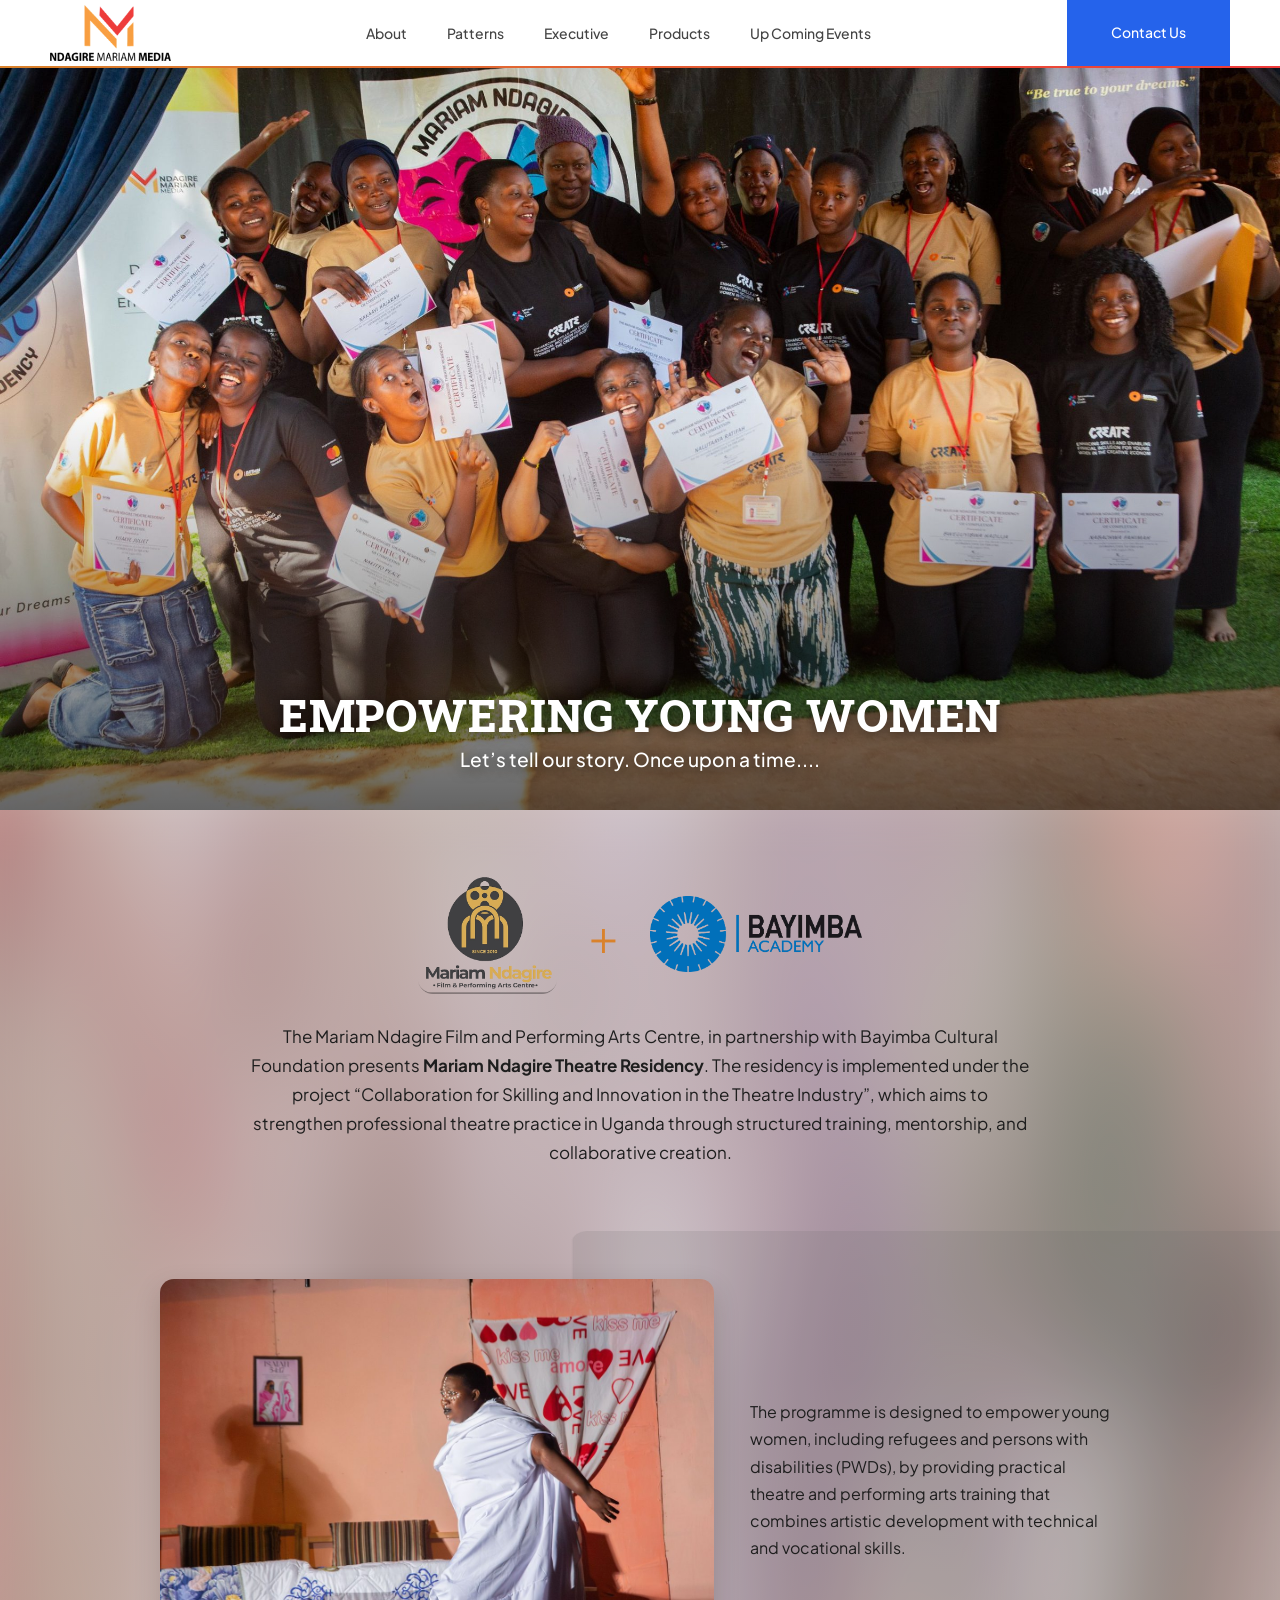
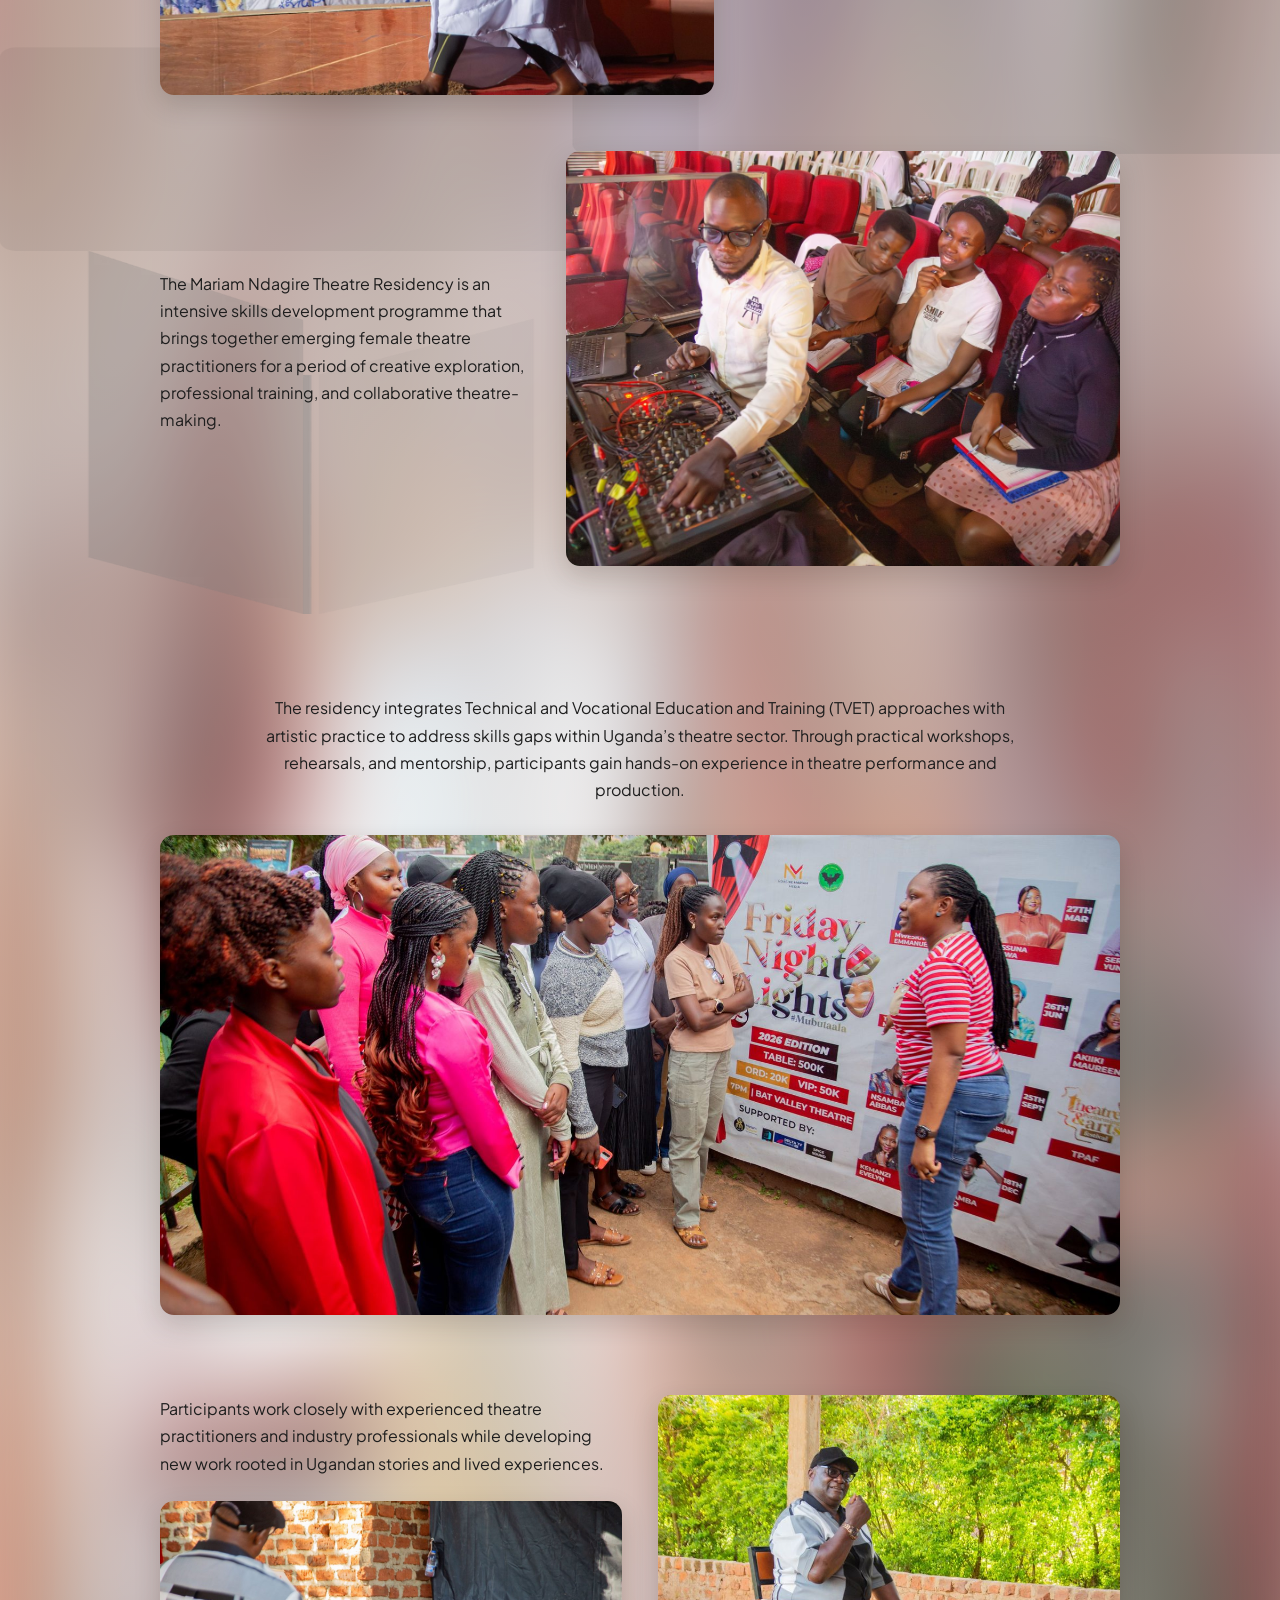
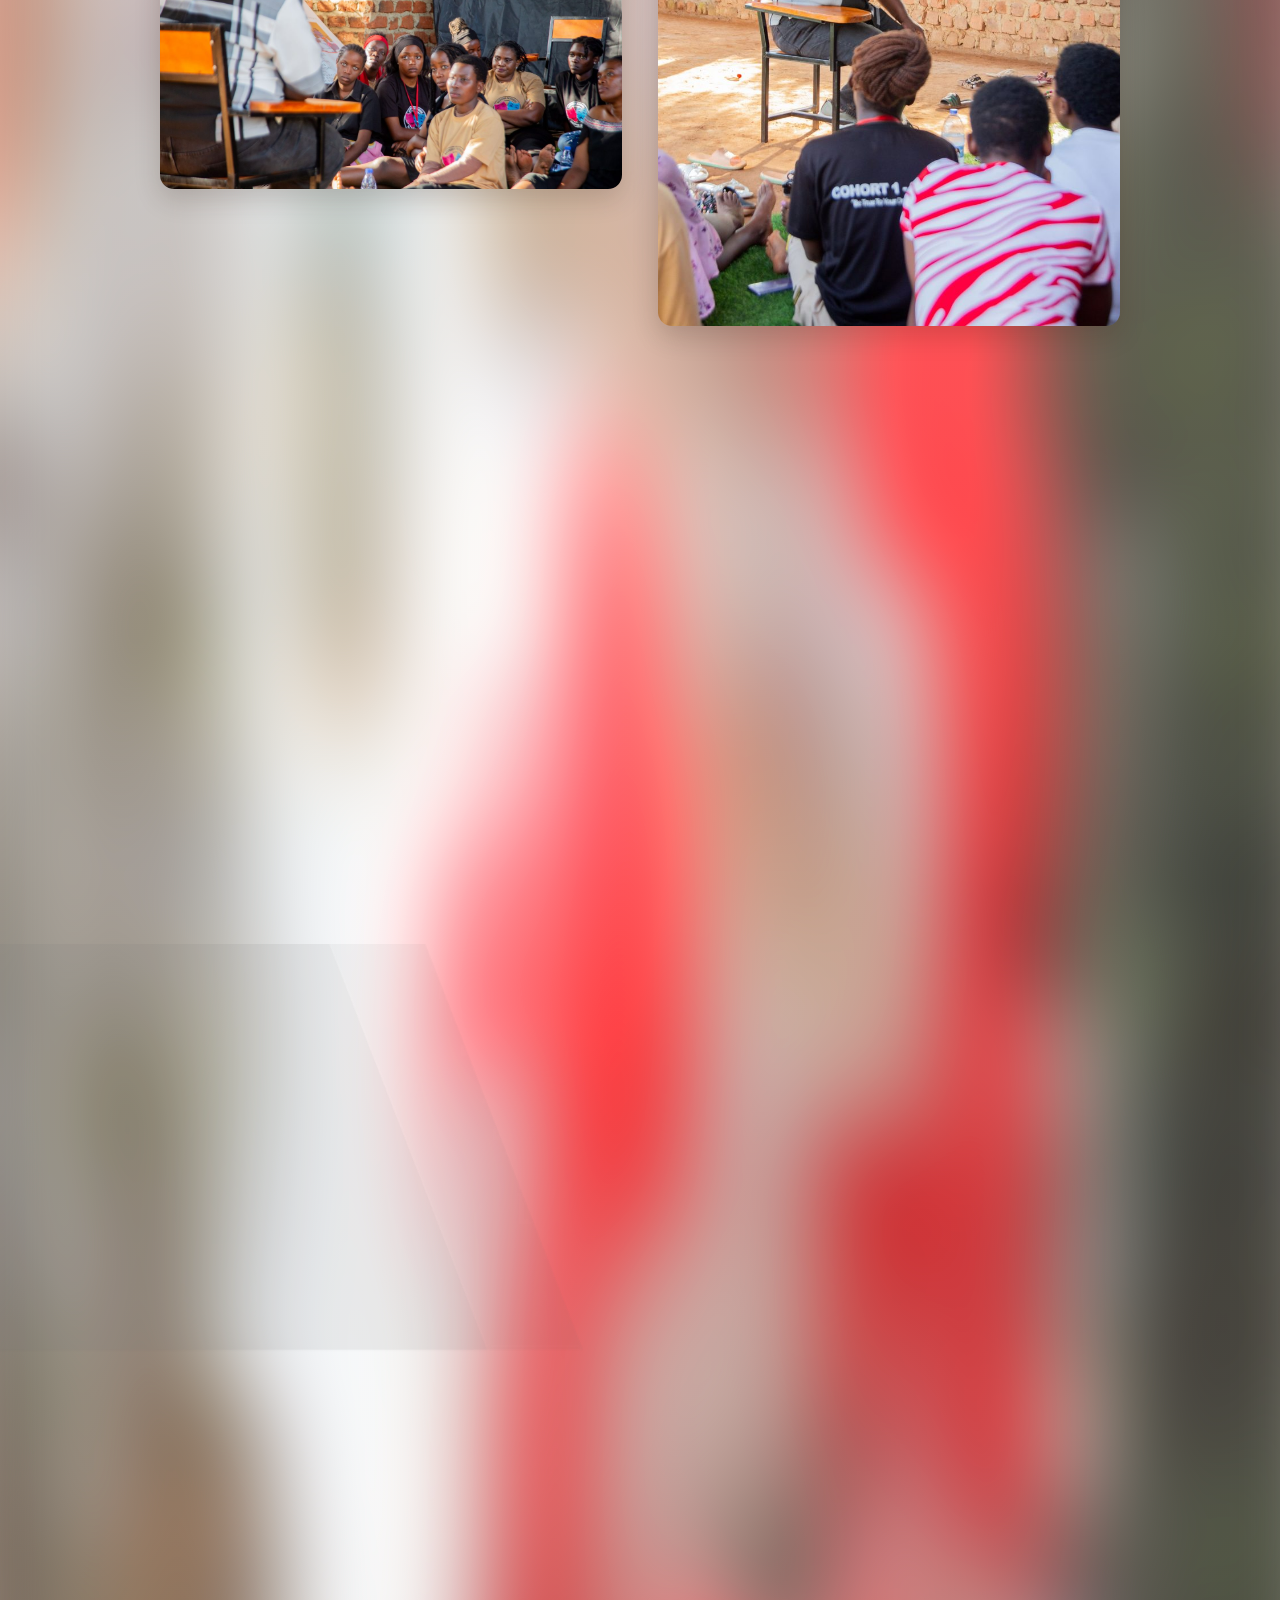
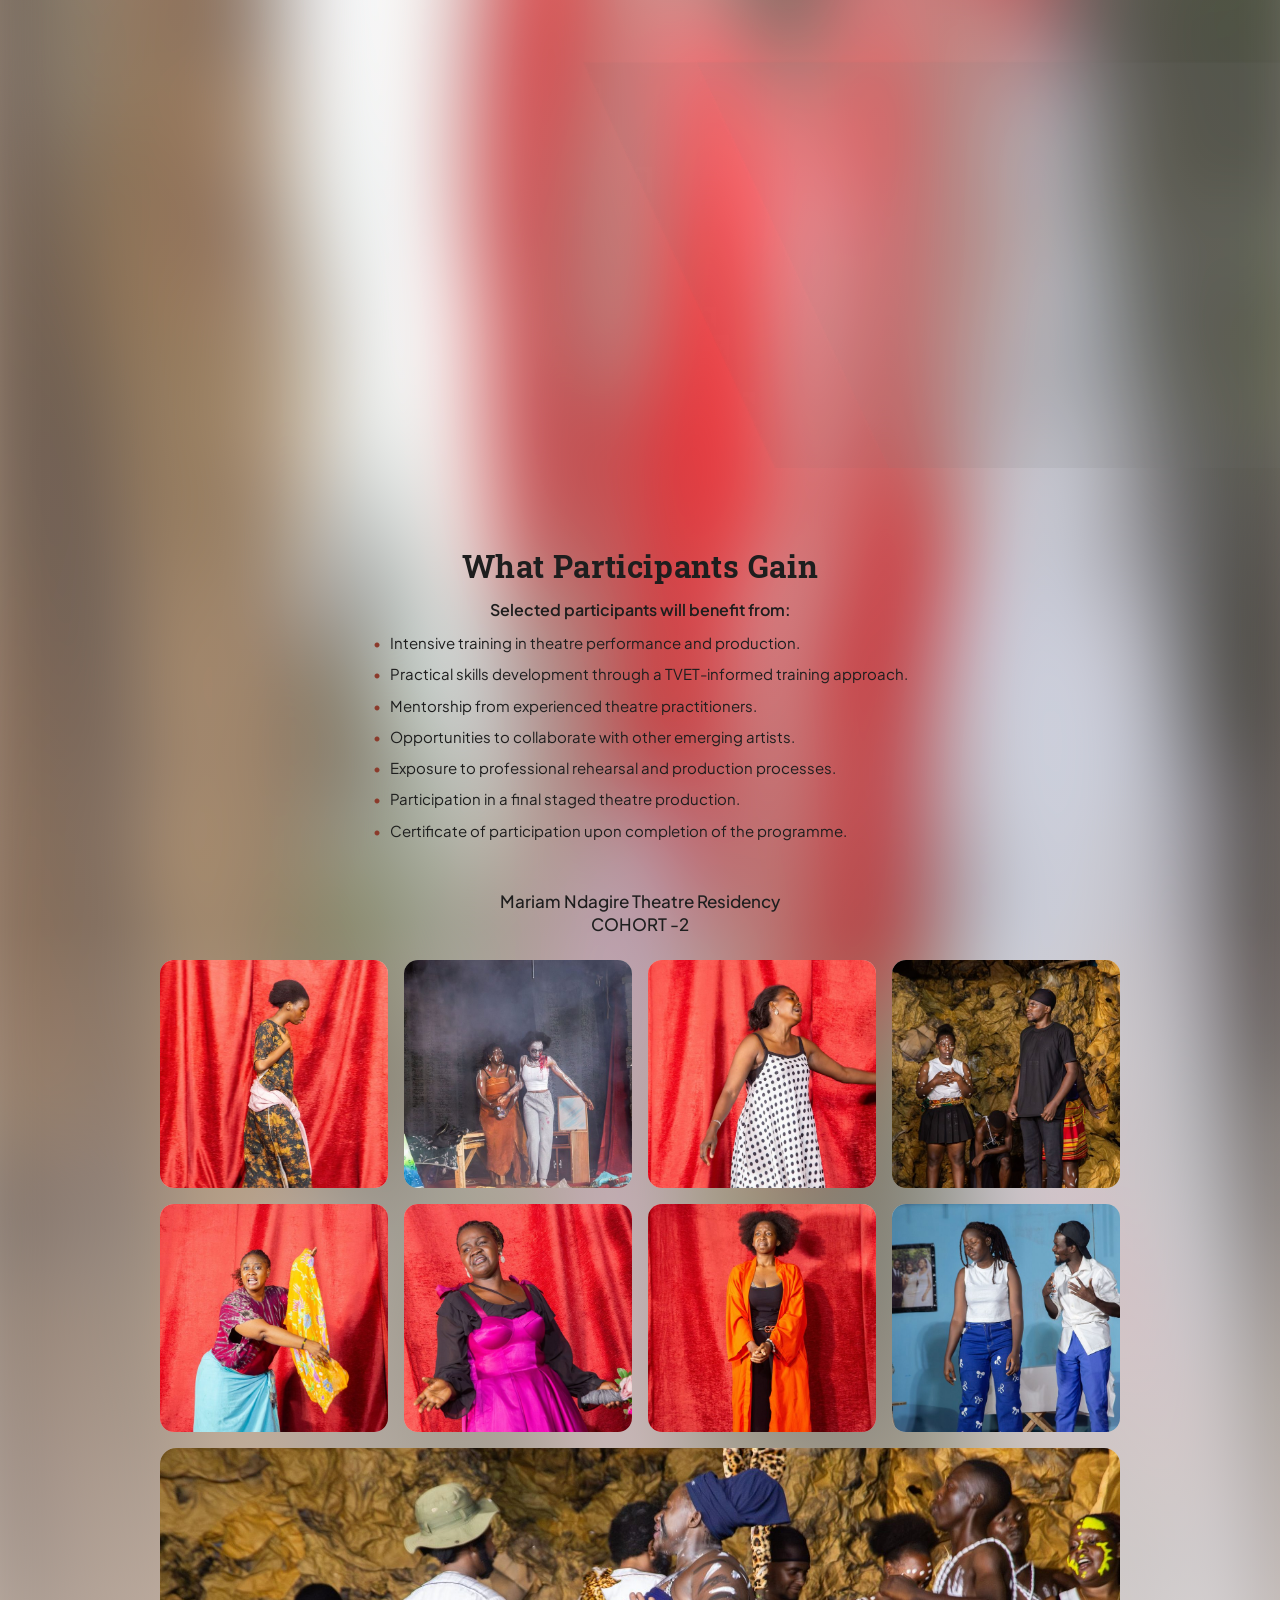
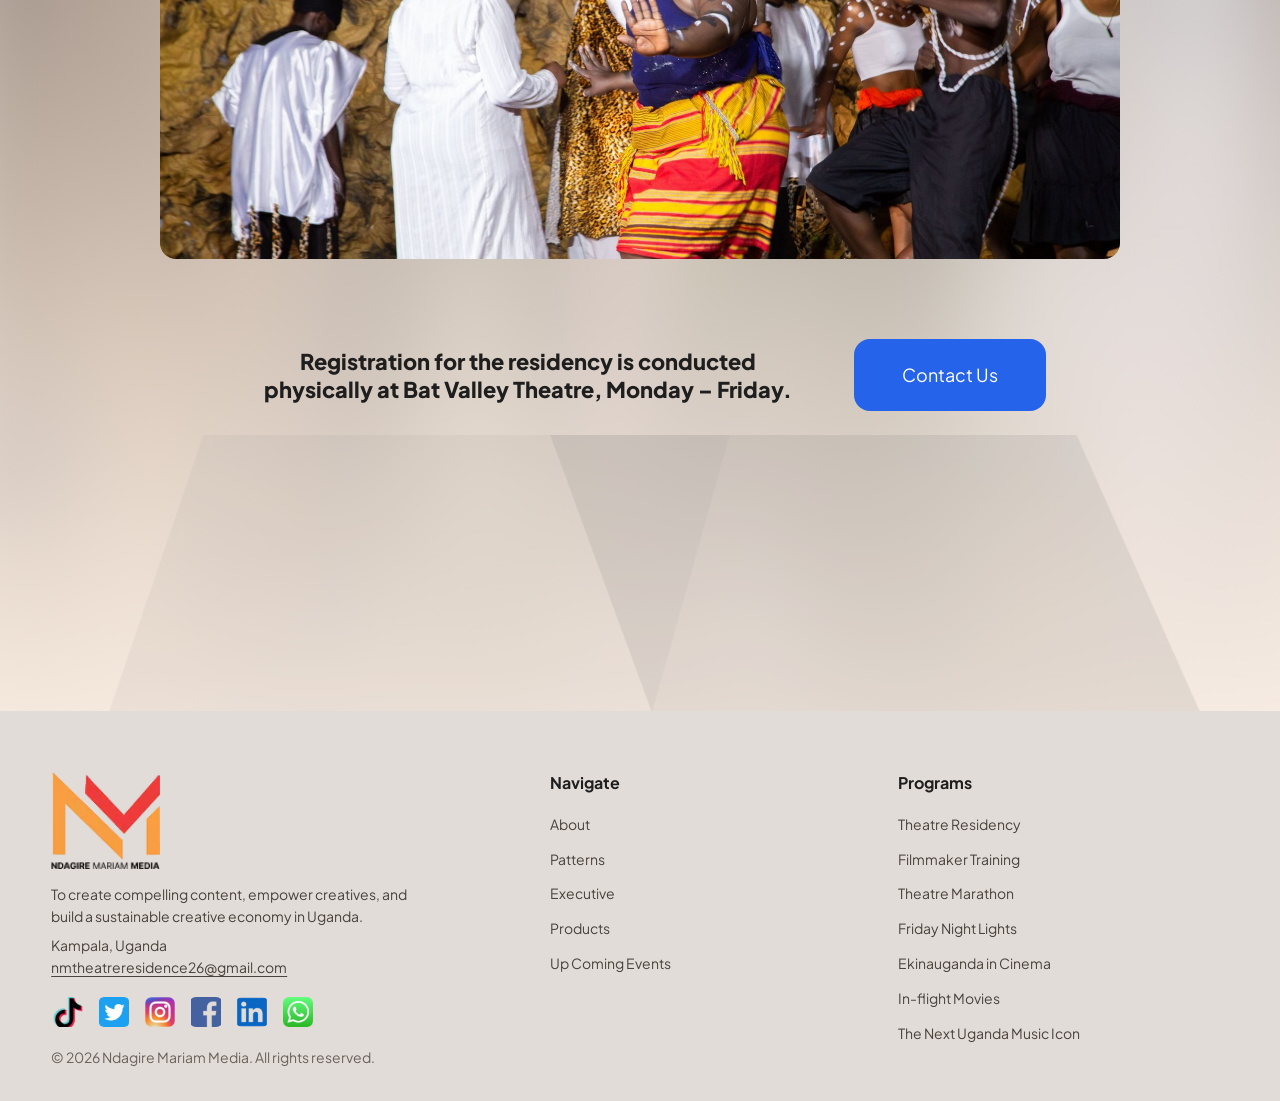
<file: page4/page4.html>
<!DOCTYPE html>
<html lang="en">
<head>
<meta charset="utf-8">
<meta name="viewport" content="width=device-width, initial-scale=1, viewport-fit=cover">
<title>Theatre Residency | Ndagire Mariam Media</title>
<meta name="description" content="Mariam Ndagire Theatre Residency: an intensive theatre training programme for young women, with Bayimba Cultural Foundation.">
<link rel="preconnect" href="https://fonts.googleapis.com">
<link rel="preconnect" href="https://fonts.gstatic.com" crossorigin>
<link href="https://fonts.googleapis.com/css2?family=Plus+Jakarta+Sans:wght@300;400;500;600;700;800&family=Roboto+Slab:wght@700;800&display=swap" rel="stylesheet">
<link rel="stylesheet" href="styles.css"><!-- shared: tokens, navbar, footer, CTA button -->
<link rel="stylesheet" href="page4.css"><!-- Page 4 styles (includes the shared Page 3 layout classes it reuses) -->
</head>
<body>
<nav class="nav" aria-label="Main">
  <a class="logo" href="index.html" aria-label="Ndagire Mariam Media"><img alt="Ndagire Mariam Media" src="assets/logo-nav.webp"></a>
  <ul id="menu"><li><a href="index.html#about">About</a></li><li><a href="index.html#patterns">Patterns</a></li><li><a href="index.html#executive">Executive</a></li><li><a href="index.html#products">Products</a></li><li><a href="index.html#events">Up Coming Events</a></li></ul>
  <a class="cta" href="index.html#contact">Contact Us</a>
  <button class="burger" type="button" aria-label="Menu" aria-expanded="false" aria-controls="menu"><span></span><span></span><span></span></button>
</nav>

<!-- ===== PAGE 4: MARIAM NDAGIRE THEATRE RESIDENCY ===== -->
<div id="page-residency" class="page">
<header class="hero3">
  <img src="assets/p4-hero.jpg" alt="Residency participants holding their certificates of completion and celebrating together">
  <div class="cap3"><h1>EMPOWERING YOUNG WOMEN</h1><p>Let’s tell our story. Once upon a time....</p></div>
</header>

<main class="canvas p3 p4">
  <img class="abg" alt="" src="assets/background-blur.jpg">

  <!-- 2. Partnership intro -->
  <section class="p3-intro p4-intro" id="res-intro">
    <div class="logos rise">
      <img src="assets/p4-mnfpac-logo.webp" alt="Mariam Ndagire Film and Performing Arts Centre">
      <span class="plus" aria-hidden="true">+</span>
      <img src="assets/p4-bayimba.webp" alt="Bayimba Academy">
    </div>
    <p class="rise">The Mariam Ndagire Film and Performing Arts Centre, in partnership with Bayimba Cultural Foundation presents <b>Mariam Ndagire Theatre Residency</b>. The residency is implemented under the project “Collaboration for Skilling and Innovation in the Theatre Industry”, which aims to strengthen professional theatre practice in Uganda through structured training, mentorship, and collaborative creation.</p>
  </section>

  <!-- 3 + 4. Empowerment and residency overview, over one shared background -->
  <section class="p4-pair deco-host" id="res-overview">
    <img class="deco p4shapes" src="assets/p4-bg-shapes.webp" alt="">
    <div class="p3-split p4-a">
      <figure class="ph rise"><img src="assets/p4-theatre.jpg" alt="A performer in white drapes with painted face markings on stage" loading="lazy"></figure>
      <div class="txt rise"><p>The programme is designed to empower young women, including refugees and persons with disabilities (PWDs), by providing practical theatre and performing arts training that combines artistic development with technical and vocational skills.</p></div>
    </div>
    <div class="p3-split p4-b rev">
      <div class="txt rise"><p>The Mariam Ndagire Theatre Residency is an intensive skills development programme that brings together emerging female theatre practitioners for a period of creative exploration, professional training, and collaborative theatre-making.</p></div>
      <figure class="ph rise"><img src="assets/p4-mixing.jpg" alt="Participants watching a technician operate a sound mixing desk in a theatre" loading="lazy"></figure>
    </div>
  </section>

  <!-- 5. TVET -->
  <section class="p4-wide" id="res-tvet">
    <p class="rise">The residency integrates Technical and Vocational Education and Training (TVET) approaches with artistic practice to address skills gaps within Uganda’s theatre sector. Through practical workshops, rehearsals, and mentorship, participants gain hands-on experience in theatre performance and production.</p>
    <figure class="ph rise"><img src="assets/p4-friday.jpg" alt="Participants learning about the Friday Night Lights programme outside Bat Valley Theatre" loading="lazy"></figure>
  </section>

  <!-- 6. Mentorship -->
  <section class="p3-split p4-six" id="res-mentors">
    <div class="col">
      <p class="rise">Participants work closely with experienced theatre practitioners and industry professionals while developing new work rooted in Ugandan stories and lived experiences.</p>
      <figure class="ph rise"><img src="assets/p4-lecture-back.jpg" alt="Participants sitting on the grass listening to a facilitator" loading="lazy"></figure>
    </div>
    <figure class="ph tall rise"><img src="assets/p4-lecture.jpg" alt="Cohort participants listening attentively during a session" loading="lazy"></figure>
  </section>

  <!-- 7. Public production -->
  <section class="p4-final" id="res-production">
    <p class="rise">The residency concludes with a public theatre production, presenting the work created during the programme, internship and participating in the Theatre and performing Arts festival.</p>
    <div class="two">
      <figure class="ph rise"><img src="assets/p4-stage.jpg" alt="Two actors in a dramatic scene on stage" loading="lazy"></figure>
      <figure class="ph rise"><img src="assets/p4-sound.jpg" alt="Participants operating a sound desk during a production" loading="lazy"></figure>
    </div>
  </section>

  <!-- Programme schedule + cohort 1 -->
  <section class="p4-sched deco-host" id="res-schedule">
    <img class="deco p4bg8" src="assets/p4-bg-sched.webp" alt="">
    <h2 class="rise">PROGRAMME SCHEDULE</h2>
    <p class="rise">The Mariam Ndagire Theatre Residency runs as a full-time training programme with structured daily sessions and practical rehearsals.</p>
    <h3 class="cohort rise">Mariam Ndagire Theatre Residency<br>COHORT -1</h3>
    <div class="bento3 rise">
      <figure><img src="assets/p4-c1-1.jpg" alt="Cohort 1 performance scene 1" loading="lazy"></figure>
      <figure><img src="assets/p4-c1-2.jpg" alt="Cohort 1 performance scene 2" loading="lazy"></figure>
      <figure><img src="assets/p4-c1-3.jpg" alt="Cohort 1 performance scene 3" loading="lazy"></figure>
      <figure><img src="assets/p4-c1-4.jpg" alt="Cohort 1 performance scene 4" loading="lazy"></figure>
      <figure><img src="assets/p4-c1-5.jpg" alt="Cohort 1 performance scene 5" loading="lazy"></figure>
      <figure><img src="assets/p4-c1-6.jpg" alt="Cohort 1 performance scene 6" loading="lazy"></figure>
      <figure><img src="assets/p4-c1-7.jpg" alt="Cohort 1 performance scene 7" loading="lazy"></figure>
      <figure><img src="assets/p4-c1-8.jpg" alt="Cohort 1 performance scene 8" loading="lazy"></figure>
      <figure class="pano"><img src="assets/p4-c1-group.jpg" alt="Cohort 1 participants on stage holding their certificates" loading="lazy"></figure>
    </div>
  </section>

  <!-- What participants gain + cohort 2 -->
  <section class="p4-gain deco-host" id="res-gain">
    <div class="gain rise">
      <h2>What Participants Gain</h2>
      <p>Selected participants will benefit from:</p>
      <ul>
        <li>Intensive training in theatre performance and production.</li>
        <li>Practical skills development through a TVET-informed training approach.</li>
        <li>Mentorship from experienced theatre practitioners.</li>
        <li>Opportunities to collaborate with other emerging artists.</li>
        <li>Exposure to professional rehearsal and production processes.</li>
        <li>Participation in a final staged theatre production.</li>
        <li>Certificate of participation upon completion of the programme.</li>
      </ul>
    </div>
    <h3 class="cohort rise">Mariam Ndagire Theatre Residency<br>COHORT -2</h3>
    <div class="bento3 rise">
      <figure><img src="assets/p4-c2-1.jpg" alt="Cohort 2 performance scene 1" loading="lazy"></figure>
      <figure><img src="assets/p4-c2-2.jpg" alt="Cohort 2 performance scene 2" loading="lazy"></figure>
      <figure><img src="assets/p4-c2-3.jpg" alt="Cohort 2 performance scene 3" loading="lazy"></figure>
      <figure><img src="assets/p4-c2-4.jpg" alt="Cohort 2 performance scene 4" loading="lazy"></figure>
      <figure><img src="assets/p4-c2-5.jpg" alt="Cohort 2 performance scene 5" loading="lazy"></figure>
      <figure><img src="assets/p4-c2-6.jpg" alt="Cohort 2 performance scene 6" loading="lazy"></figure>
      <figure><img src="assets/p4-c2-7.jpg" alt="Cohort 2 performance scene 7" loading="lazy"></figure>
      <figure><img src="assets/p4-c2-8.jpg" alt="Cohort 2 performance scene 8" loading="lazy"></figure>
      <figure class="pano"><img src="assets/p4-c2-group.jpg" alt="Cohort 2 ensemble dancing on stage in costume" loading="lazy"></figure>
    </div>
  </section>

  <section class="cta deco-host">
    <div class="row rise">
      <p>Registration for the residency is conducted physically at Bat Valley Theatre, Monday – Friday.</p>
      <a class="pill" href="index.html#contact">Contact Us</a>
    </div>
    <img class="deco shapes" src="assets/p2-tag.webp" alt="">
  </section>
</main>
</div>

<footer class="ft"><div class="fw">
  <div class="bi"><img alt="Ndagire Mariam Media" src="assets/logo-footer.webp"><p>To create compelling content, empower creatives, and build a sustainable creative economy in Uganda.</p><p>Kampala, Uganda<br><a href="mailto:nmtheatreresidence26@gmail.com">nmtheatreresidence26@gmail.com</a></p><div class="so"><a href="#" aria-label="TikTok"><img alt="TikTok" src="assets/icon-tiktok.webp"></a><a href="#" aria-label="X (Twitter)"><img alt="X (Twitter)" src="assets/icon-x.webp"></a><a href="#" aria-label="Instagram"><img alt="Instagram" src="assets/icon-instagram.webp"></a><a href="#" aria-label="Facebook"><img alt="Facebook" src="assets/icon-facebook.webp"></a><a href="#" aria-label="LinkedIn"><img alt="LinkedIn" src="assets/icon-linkedin.webp"></a><a href="#" aria-label="WhatsApp"><img alt="WhatsApp" src="assets/icon-whatsapp.webp"></a></div><p class="cp">© 2026 Ndagire Mariam Media. All rights reserved.</p></div>
  <nav aria-label="Footer"><h3>Navigate</h3><ul><li><a href="index.html#about">About</a></li><li><a href="index.html#patterns">Patterns</a></li><li><a href="index.html#executive">Executive</a></li><li><a href="index.html#products">Products</a></li><li><a href="index.html#events">Up Coming Events</a></li></ul></nav>
  <div><h3>Programs</h3><ul><li><a href="index.html#about">Theatre Residency</a></li><li><a href="index.html#about">Filmmaker Training</a></li><li><a href="index.html#about">Theatre Marathon</a></li><li><a href="index.html#about">Friday Night Lights</a></li><li><a href="index.html#about">Ekinauganda in Cinema</a></li><li><a href="index.html#about">In-flight Movies</a></li><li><a href="index.html#about">The Next Uganda Music Icon</a></li></ul></div>
</div></footer>
<script src="page4.js"></script>
</body>
</html>
</file>
<file: styles.css>
/* ===== Tokens ===== */
:root{--cream:#FFF1E6;--taupe:#E8DDD3;--ink:#1E1E1E;--crimson:#8B261D;--rust:#8B3A2B;--amber:#D9822B;--blue:#2563EB;--bg:var(--cream);--card:#fff;--muted:#6b625b;
--wrap:1180px;--gap:80px;--ease:cubic-bezier(.22,1,.36,1);--bounce:cubic-bezier(.34,1.56,.64,1);--t:.35s var(--ease);--h2:clamp(1.5rem,2.2vw,2rem);
box-sizing:border-box;padding-top:env(safe-area-inset-top,0px);padding-bottom:env(safe-area-inset-bottom,0px)}
@media (prefers-color-scheme:dark){:root:not([data-theme="light"]){--bg:#2a2420;--taupe:#3a322c;--ink:#f3ebe4;--card:#4a4039;--muted:#c9bdb3;--rust:#e8a08f}}
:root[data-theme="dark"]{--bg:#2a2420;--taupe:#3a322c;--ink:#f3ebe4;--card:#4a4039;--muted:#c9bdb3;--rust:#e8a08f}
/* ===== Base ===== */
html{font-size:16px;scroll-padding-top:calc(72px + env(safe-area-inset-top,0px));scroll-behavior:smooth}
*,*::before,*::after{box-sizing:inherit}
body{margin:0;background:var(--bg);color:var(--ink);font:400 1rem/1.55 'Plus Jakarta Sans','Inter',system-ui,sans-serif}
body::before{content:"";position:fixed;inset:0 0 auto;height:env(safe-area-inset-top,0px);background:#fff;z-index:60}
img{max-width:100%;display:block}
.mbox,.bwrap,.frost,.ffr,.gt,.pw,.fw{width:min(92%,var(--wrap));margin-inline:auto}
/* ===== Navbar ===== */
.nav{position:sticky;top:env(safe-area-inset-top,0px);z-index:50;background:#fff;border-bottom:2px solid;border-image:linear-gradient(90deg,#D9822B,#EF3B3B) 1;display:flex;align-items:stretch;justify-content:space-between;height:68px;padding-left:max(24px,calc((100vw - var(--wrap))/2))}
.nav .logo{display:flex;align-items:center}.nav .logo img{height:56px;width:auto}
.nav ul{display:flex;gap:40px;list-style:none;margin:0;padding:0;align-items:center}
.nav a{color:#444;text-decoration:none;font-weight:500;font-size:.875rem;transition:color var(--t),filter var(--t)}
.nav ul a:hover{color:var(--crimson)}
.nav .cta{background:var(--blue);color:#fff;display:flex;align-items:center;padding:0 44px;margin-right:max(0px,calc((100vw - var(--wrap))/2))}.nav .cta:hover{filter:brightness(1.1)}
/* ===== Ticker (loop 1) ===== */
.ticker{display:flex;justify-content:space-between;align-items:center;gap:24px;height:56px;padding:0 max(24px,calc((100vw - var(--wrap))/2));background:linear-gradient(90deg,#A98166 0%,#D8BCA9 45%,#F6EBE3 100%)}
.ticker h2{margin:0;font-weight:300;font-size:clamp(1rem,1.5vw,1.35rem);letter-spacing:.04em;text-transform:uppercase;color:#fff;white-space:nowrap}
.tk{height:56px;overflow:hidden;flex:1 1 auto;min-width:0;text-align:right}
.tk ol{list-style:none;margin:0;padding:0}
.tk li{height:56px;display:flex;align-items:center;justify-content:flex-end;font-weight:300;font-size:clamp(1rem,1.5vw,1.35rem);color:#3b3530;white-space:nowrap}
/* ===== Hero (loop 2) ===== */
.hero{display:grid;grid-template:minmax(0,1fr)/minmax(0,1fr);height:clamp(460px,72vh,700px);overflow:hidden;background:linear-gradient(90deg,#1A1A1A 0%,#6E6259 55%,#F4DEC8 100%)}
.hero>*,.hero::after{grid-area:1/1}
.hero .bg{width:100%;height:100%;object-fit:cover;opacity:0;transform:scale(1);transition:opacity .5s ease,transform 0s .5s}
.hero .bg.on{opacity:1;transform:scale(1.03);transition:opacity .5s ease,transform 3.4s linear}
.hero::after{content:"";z-index:1;pointer-events:none;background:linear-gradient(90deg,rgba(10,8,8,.88) 0%,rgba(10,8,8,.65) 38%,rgba(10,8,8,0) 72%)}
.hero .copy{z-index:2;align-self:center;display:flex;flex-direction:column;padding-inline:max(24px,calc((100vw - var(--wrap))/2));max-width:calc(680px + max(24px,calc((100vw - var(--wrap))/2)))}
.hero h1{margin:0 0 1rem;color:#fff;font-weight:800;font-size:clamp(2rem,4vw,3.25rem);line-height:1.1}
.hero p{margin:0 0 1.75rem;color:#f2e9e2;font-size:1rem;line-height:1.55;max-width:36em}
.hero .in{opacity:0;transform:translateY(24px);animation:rise .9s var(--ease) forwards}
.hero .in:nth-child(2){animation-delay:.15s}.hero .in:nth-child(3){animation-delay:.3s}
@keyframes rise{to{opacity:1;transform:none}}
.btns{display:flex;gap:20px;flex-wrap:wrap}
.btn{font:500 1rem 'Plus Jakarta Sans',sans-serif;padding:16px 26px;border-radius:14px;text-decoration:none;transition:transform var(--t),background var(--t)}
.btn.pri{background:#D9822B;color:#fff}.btn.pri:hover{background:#c4731f;transform:translateY(-2px)}
.btn.sec{border:1px solid rgba(255,255,255,.7);color:#F5A94B}.btn.sec:hover{background:rgba(255,255,255,.12)}
/* ===== 2 Mission ===== */
.mission{padding:var(--gap) 0}
.mbox{background:var(--taupe);border-radius:20px;overflow:hidden;padding:36px 40px 44px}
.mbox h2{margin:0;text-align:center;color:var(--rust);font-size:var(--h2);font-weight:800}
.mbox>p{text-align:center;margin:6px auto 28px;max-width:34em;opacity:.85}
.bento{display:grid;grid-template-columns:repeat(6,1fr);gap:18px}
.card{grid-column:span 2;background:var(--card);border-radius:14px;padding:20px 22px;display:flex;flex-direction:column;gap:8px;box-shadow:0 2px 8px rgba(60,40,30,.10);
transform:translate(var(--px,0),0) translate(var(--ex,0),var(--ey,0)) rotate(var(--er,0deg)) translateY(var(--hy,0)) scale(var(--hs,1));
transition:transform .55s var(--bounce),opacity var(--t),box-shadow var(--t)}
.bento.fly .card{transition-duration:1s,.6s,.35s}
.card.w{grid-column:span 3}
.card:hover{--hy:-4px;--hs:1.02;box-shadow:0 14px 30px rgba(60,40,30,.22)}
.card.pre{opacity:0}
.bento.parted .l{--px:-150px;opacity:.35}.bento.parted .r{--px:150px;opacity:.35}
.card header{display:flex;align-items:center;gap:12px}
.badge{width:34px;height:34px;border-radius:9px;display:grid;place-items:center;font-size:1.0625rem;flex:none}
.badge svg{height:20px;width:auto;max-width:22px;fill:none}
.g{background:#CFE6CB;color:#3b7a38}.o{background:#F7D9B4;color:#b4610f}.t{background:#BFE3E4;color:#27777c}.lg{background:#DDF0C8;color:#5a8a22}
.card h3{margin:0;font-size:1.0625rem;font-weight:700}
.card p{margin:0;font-size:.875rem;line-height:1.55;color:var(--muted)}.card p b{color:var(--ink)}
/* ===== 3 Brands ===== */
.brands{background:linear-gradient(180deg,#F4E8DE 0%,#E7DFDA 55%,#E5E0DD 100%);padding:var(--gap) 0;color:#1E1E1E}
.bwrap{display:flex;align-items:center;justify-content:space-between;gap:40px}
.bwrap>div{flex:1 1 0;display:flex;justify-content:center}
.float{width:min(100%,460px);animation:flt 6s ease-in-out infinite}
@keyframes flt{50%{transform:translateY(-16px)}}
.car{position:relative;width:min(100%,460px);aspect-ratio:984/810}
.car img{position:absolute;inset:0;width:100%;height:100%;object-fit:contain;opacity:0;transition:opacity 1.2s ease}.car img.on{opacity:1}
.quote{position:relative;width:min(92%,900px);margin:64px auto 0;text-align:center}
.quote q{quotes:none;display:block;font-size:clamp(1.5rem,2.6vw,2.25rem);font-weight:300;color:#3a342f}
.quote i{position:absolute;font:italic 700 clamp(3rem,6vw,5rem)/1 Georgia,serif;color:#1E1E1E}
.quote i.a{left:0;top:-28px}.quote i.b{right:0;bottom:-44px}
/* ===== 4 Vision (16:9, anchored overlays) ===== */
.vision{container-type:inline-size;position:relative;width:100%;aspect-ratio:2576/1199;background:#2a2420 url("images/our-vision.jpg") center bottom/cover no-repeat}
.vision .rv{position:absolute;margin:0;opacity:0;transform-origin:0 0;transform:var(--pose) translateY(34px);transition:opacity 1s var(--ease),transform 1s var(--ease)}
.vision .rv.show{opacity:1;transform:var(--pose)}
.vision .q1,.vision .q2{color:#1E1E1E;font-size:clamp(.75rem,1.15cqw,1rem);line-height:1.4}
.vision .q1{--pose:rotate(0deg);top:12%;left:1.5%;max-width:14.5cqw}.vision .q1 b{display:block;font-weight:700}
.vision .q2{--pose:rotate(-3deg);top:9%;left:50.5%;max-width:11.5cqw}
.vision .vs{--pose:rotate(6deg) skewX(-3deg);top:43%;left:52.5%;max-width:27.3cqw;color:rgba(255,255,255,.94);mix-blend-mode:screen}
.vision .vs h2{margin:0 0 .3em;font:800 clamp(1rem,1.7cqw,1.75rem)/1.1 'Roboto Slab',Georgia,serif;color:#F5A02E}
.vision .vs p{margin:0;font-size:clamp(.75rem,1.05cqw,1rem);line-height:1.4}
/* ===== Ambient canvas (5-8) ===== */
.ambient{position:relative;isolation:isolate;overflow:clip;display:grid;gap:var(--gap);padding:var(--gap) 0;background:#E5E0DD;color:#1E1E1E}
.ambient .abg{position:absolute;inset:-60px;width:calc(100% + 120px);height:calc(100% + 120px);max-width:none;object-fit:fill;filter:blur(38px) saturate(1.15);z-index:-1}
.ambient::after{content:"";position:absolute;inset:0;background:rgba(229,224,221,.52);z-index:-1;pointer-events:none}
.frost{background:rgba(195,188,188,.45);backdrop-filter:blur(12px);-webkit-backdrop-filter:blur(12px);border:1px solid rgba(255,255,255,.45);border-radius:24px;padding:44px}
.frost h2{margin:0 0 32px;text-align:center;color:var(--crimson);font-size:var(--h2);font-weight:800}
/* 5 portfolio grid */
.pgrid{display:grid;grid-template-columns:repeat(3,1fr);gap:24px}
.pc{position:relative;aspect-ratio:3/4;border-radius:16px;overflow:hidden;border:2px solid transparent;background:#222;cursor:pointer;outline:none;transition:border-color var(--t),box-shadow var(--t),transform var(--t)}
.pc img{position:absolute;inset:0;width:100%;height:100%;object-fit:cover;transition:opacity var(--t),filter var(--t)}
.pc .a{filter:grayscale(1)}.pc.tint .a{filter:grayscale(.15)}.pc .b{opacity:0}
.pc:hover,.pc:focus-within{border-color:#E67E22;box-shadow:0 0 0 1px rgba(230,126,34,.45),0 12px 34px rgba(230,126,34,.4);transform:translateY(-3px)}
.pc:hover .a,.pc:focus-within .a{filter:grayscale(0)}.pc:hover .b,.pc:focus-within .b{opacity:1}
.pc .ov{position:absolute;left:0;right:0;bottom:0;display:flex;align-items:center;gap:14px;padding:70px 14px 14px;background:linear-gradient(transparent,rgba(0,0,0,.88) 55%);transform:translateY(105%);transition:transform var(--t)}
.pc:hover .ov,.pc:focus-within .ov{transform:none}
.pc .more{flex:none;background:#1F6FD6;color:#fff;border:0;border-radius:16px;padding:16px 18px;font:500 .9375rem 'Plus Jakarta Sans',sans-serif;cursor:pointer;transition:background var(--t)}.pc .more:hover{background:var(--blue)}
.pc .ov p{margin:0;color:#fff;font-size:.875rem;line-height:1.55}
/* 6 founder spotlight */
.fs{height:250vh}
.fsin{position:sticky;top:calc(68px + env(safe-area-inset-top,0px) + 12px);height:min(720px,calc(100vh - 100px));display:grid;place-items:center}
.ffr{display:grid;grid-template:minmax(0,1fr)/minmax(0,1fr);height:100%;border-radius:20px;overflow:hidden;background:rgba(195,188,188,.45);backdrop-filter:blur(12px);-webkit-backdrop-filter:blur(12px);border:1px solid rgba(255,255,255,.45)}
.ffr>*{grid-area:1/1}
.fbgimg{width:100%;height:100%;object-fit:cover;object-position:50% 29%;transform-origin:46% 50%;transform:scale(3.2);filter:blur(7px);opacity:.9;will-change:transform,opacity,filter}
.fcon{display:grid;grid-template-columns:1fr 1fr;gap:56px;align-items:center;padding:36px 56px;opacity:0;color:#1E1E1E}
.fcol{display:flex;flex-direction:column;align-items:center;gap:16px;margin:0}
.fpor{height:min(62vh,520px);aspect-ratio:4/5;max-width:100%;object-fit:cover;object-position:top;border-radius:20px;box-shadow:0 16px 40px rgba(60,30,20,.3)}
.fcap{margin:0;font:700 1.125rem 'Roboto Slab',Georgia,serif}.fcap span{font-weight:400}
.fr img{width:150px;margin-bottom:20px}
.fr p{margin:0;font-size:clamp(.875rem,1.2vw,1rem);line-height:1.55;max-width:34em}
/* 7 executive */
.exg{width:min(92%,900px);margin-inline:auto;display:grid;grid-template-columns:1fr 1fr;gap:32px}
.ex{position:relative;margin:0;border-radius:16px;overflow:hidden;aspect-ratio:1/1.02;background:#4A4A4A;box-shadow:0 10px 30px rgba(60,30,20,.2)}
.ex img{position:absolute;inset:0;width:100%;height:100%;object-fit:cover;object-position:50% 25%}
.ex figcaption{position:absolute;left:0;right:0;bottom:0;background:#4A4A4A;color:#fff;text-align:center;padding:14px 12px 16px;line-height:1.35}
.ex figcaption b{display:block;font-size:1rem}.ex figcaption span{font-size:.875rem;opacity:.9}
/* 8 contact */
.gt{width:min(92%,940px);display:grid;grid-template-columns:1fr 1.1fr;gap:32px;align-items:start;background:rgba(160,166,190,.5);backdrop-filter:blur(12px);-webkit-backdrop-filter:blur(12px);border-radius:20px;padding:32px 36px;color:#111}
.gt h2{margin:0 0 20px;font-size:var(--h2);font-weight:800}
.gt p{margin:0 0 20px;max-width:26em}
.gt .em{display:flex;align-items:center;gap:10px}
.gf{background:rgba(70,72,90,.3);border-radius:16px;padding:20px;display:flex;flex-direction:column;gap:4px}
.gf label{font-weight:700;font-size:.875rem;padding-left:8px}
.gf input,.gf textarea{width:100%;border:0;border-radius:14px;background:#fff;padding:11px 14px;font:400 .9375rem 'Plus Jakarta Sans',sans-serif;color:#111;margin-bottom:6px}
.gf textarea{min-height:100px;resize:vertical}.gf input:focus,.gf textarea:focus{outline:3px solid var(--blue)}
.gf button{margin-top:10px;background:var(--blue);color:#fff;border:0;border-radius:14px;padding:12px;font:600 1rem 'Plus Jakarta Sans',sans-serif;cursor:pointer;transition:filter var(--t)}.gf button:hover{filter:brightness(1.1)}
.gf .st{min-height:1.5em;margin:6px 0 0;font-size:.875rem;text-align:center}
/* 9 partners */
.ptn{background:#fff;padding:var(--gap) 0;color:#1E1E1E}
.pw{display:grid;grid-template-columns:repeat(4,1fr);gap:28px 24px;align-items:center;justify-items:center}
.pw img{width:min(100%,180px);height:72px;object-fit:contain;opacity:.82;transition:opacity var(--t),transform var(--t)}.pw img:hover{opacity:1;transform:scale(1.05)}
/* footer */
.ft{background:#E2DCD8;padding:60px 0 32px;color:#1E1E1E}
.fw{display:grid;grid-template-columns:1.5fr 1fr 1.1fr;gap:48px}
.ft h3{margin:0 0 16px;font-size:1rem;font-weight:700}
.ft ul{list-style:none;margin:0;padding:0;display:flex;flex-direction:column;gap:10px}
.ft li a{color:#4a423c;text-decoration:none;font-size:.875rem;transition:color var(--t)}.ft li a:hover{color:var(--crimson);text-decoration:underline}
.ft .bi img{width:110px;margin-bottom:14px}.ft .bi p{margin:0 0 8px;font-size:.875rem;line-height:1.55;color:#4a423c;max-width:26em}
.so{display:flex;gap:12px;margin:18px 0 16px;flex-wrap:wrap}.so a{width:34px;height:34px;display:grid;place-items:center;transition:transform var(--t)}.so a:hover{transform:translateY(-3px)}.so img{width:30px;height:30px;object-fit:contain;border-radius:7px}
.ft .bi .cp{font-size:.875rem;color:#6b625b;margin:0}
/* ===== Burger, blends, targets ===== */
.burger{display:none;width:56px;background:none;border:0;cursor:pointer;padding:0;align-items:center;justify-content:center;flex-direction:column;gap:5px}
.burger span{display:block;width:22px;height:2px;background:#333;border-radius:2px;transition:transform var(--t),opacity var(--t)}
.nav.open .burger span:nth-child(1){transform:translateY(7px) rotate(45deg)}.nav.open .burger span:nth-child(2){opacity:0}.nav.open .burger span:nth-child(3){transform:translateY(-7px) rotate(-45deg)}
.vision .rv{z-index:1}
.gt .em a,.ft .bi a{color:inherit;text-underline-offset:3px}.gt .em a:hover,.ft .bi a:hover{color:var(--crimson)}
/* ===== Portfolio cards: soft bounce ===== */
:root{--bounce-soft:cubic-bezier(.34,1.35,.64,1)}
.pc{transition:border-color var(--t),box-shadow var(--t),transform .55s var(--bounce-soft)}
.pc:hover,.pc:focus-within{transform:translateY(-8px) scale(1.025)}
.pc .ov{bottom:-14px;padding-bottom:28px;transition:transform .6s var(--bounce-soft)}
.pc .more{transform:scale(.82);transition:transform .55s var(--bounce-soft) .12s,background var(--t)}
.pc:hover .more,.pc:focus-within .more{transform:scale(1)}
.pc .ov p{opacity:0;transform:translateY(10px);transition:opacity .35s ease .18s,transform .55s var(--bounce-soft) .18s}
.pc:hover .ov p,.pc:focus-within .ov p{opacity:1;transform:none}
@media (prefers-reduced-motion:reduce){.pc,.pc .ov,.pc .more,.pc .ov p{transition-duration:.01s!important;transition-delay:0s!important}}
/* ===== Responsive ===== */
@media (max-width:820px){
 .burger{display:flex}.nav{padding-right:0;justify-content:flex-start}.nav .logo{margin-right:auto}.nav .cta{padding:0 18px;margin-right:0}.nav ul{display:none;position:absolute;top:100%;left:0;right:0;flex-direction:column;align-items:stretch;gap:0;background:#fff;padding:8px 24px 16px;box-shadow:0 14px 24px rgba(0,0,0,.12)}.nav.open ul{display:flex}.nav ul a{display:block;padding:14px 0;font-size:1rem;border-bottom:1px solid #eee}
 .bento{grid-template-columns:1fr}.card,.card.w{grid-column:auto}.mbox{padding:28px 18px}
 .bwrap{flex-direction:column}
 .vision{display:flex;flex-direction:column;aspect-ratio:auto;padding-top:46.5%;background:#1a1613 url("images/our-vision.jpg") center top/100% auto no-repeat}
 .vision .rv,.vision .rv.show{position:static;transform:none;max-width:none}.vision .vs{order:1;padding:24px 4% 8px;mix-blend-mode:normal}.vision .vs h2{font-size:var(--h2)}.vision .vs p{font-size:1rem}.vision .q1,.vision .q2{color:#e9dfd6;font-size:.9375rem;line-height:1.5;padding:8px 4%}.vision .q1{order:2}.vision .q2{order:3;padding-bottom:28px}
 .pgrid{grid-template-columns:repeat(2,1fr);gap:14px}.frost{padding:28px 16px}.pc .ov{flex-direction:column;align-items:flex-start;gap:8px;padding-top:50px}
 .fs{height:auto}.fsin{position:static;height:auto}.ffr{height:auto}.fbgimg{display:none}
 .fcon{opacity:1!important;transform:none!important;grid-template-columns:1fr;gap:24px;padding:28px 20px}.fpor{height:auto;width:min(100%,360px)}
 .exg{grid-template-columns:1fr}.gt{grid-template-columns:1fr;padding:28px 20px;gap:28px}
 .pw{grid-template-columns:repeat(2,1fr)}.fw{grid-template-columns:1fr;gap:32px}
 .quote i.a{top:-24px}.quote i.b{bottom:-36px}
}
@media (max-width:560px){
 .ticker{flex-direction:column;align-items:flex-start;justify-content:center;gap:0;height:auto;padding-block:8px}
 .tk{width:100%;height:36px;text-align:left}.tk li{height:36px;justify-content:flex-start}
 .pgrid{grid-template-columns:1fr}
}
@media (prefers-reduced-motion:reduce){.float{animation:none}.hero .in{animation-duration:.01s}.card,.bento.fly .card{transition-duration:.01s}.hero .bg.on{transition:opacity .5s}}
</file>
<file: page2/styles.css>
/* ===== Tokens ===== */
:root{--cream:#FFF1E6;--taupe:#E8DDD3;--ink:#1E1E1E;--crimson:#8B261D;--rust:#8B3A2B;--amber:#D9822B;--blue:#2563EB;--bg:var(--cream);--card:#fff;--muted:#6b625b;
--wrap:1180px;--gap:80px;--ease:cubic-bezier(.22,1,.36,1);--bounce:cubic-bezier(.34,1.56,.64,1);--t:.35s var(--ease);--h2:clamp(1.5rem,2.2vw,2rem);
box-sizing:border-box;padding-top:env(safe-area-inset-top,0px);padding-bottom:env(safe-area-inset-bottom,0px)}
@media (prefers-color-scheme:dark){:root:not([data-theme="light"]){--bg:#2a2420;--taupe:#3a322c;--ink:#f3ebe4;--card:#4a4039;--muted:#c9bdb3;--rust:#e8a08f}}
:root[data-theme="dark"]{--bg:#2a2420;--taupe:#3a322c;--ink:#f3ebe4;--card:#4a4039;--muted:#c9bdb3;--rust:#e8a08f}
/* ===== Base ===== */
html{font-size:16px;scroll-padding-top:calc(72px + env(safe-area-inset-top,0px));scroll-behavior:smooth}
*,*::before,*::after{box-sizing:inherit}
body{margin:0;background:var(--bg);color:var(--ink);font:400 1rem/1.55 'Plus Jakarta Sans','Inter',system-ui,sans-serif}
body::before{content:"";position:fixed;inset:0 0 auto;height:env(safe-area-inset-top,0px);background:#fff;z-index:60}
img{max-width:100%;display:block}
.mbox,.bwrap,.frost,.ffr,.gt,.pw,.fw{width:min(92%,var(--wrap));margin-inline:auto}
/* ===== Navbar ===== */
.nav{position:sticky;top:env(safe-area-inset-top,0px);z-index:50;background:#fff;border-bottom:2px solid;border-image:linear-gradient(90deg,#D9822B,#EF3B3B) 1;display:flex;align-items:stretch;justify-content:space-between;height:68px;padding-left:max(24px,calc((100vw - var(--wrap))/2))}
.nav .logo{display:flex;align-items:center}.nav .logo img{height:56px;width:auto}
.nav ul{display:flex;gap:40px;list-style:none;margin:0;padding:0;align-items:center}
.nav a{color:#444;text-decoration:none;font-weight:500;font-size:.875rem;transition:color var(--t),filter var(--t)}
.nav ul a:hover{color:var(--crimson)}
.nav .cta{background:var(--blue);color:#fff;display:flex;align-items:center;padding:0 44px;margin-right:max(0px,calc((100vw - var(--wrap))/2))}.nav .cta:hover{filter:brightness(1.1)}
/* ===== Ticker (loop 1) ===== */
.ticker{display:flex;justify-content:space-between;align-items:center;gap:24px;height:56px;padding:0 max(24px,calc((100vw - var(--wrap))/2));background:linear-gradient(90deg,#A98166 0%,#D8BCA9 45%,#F6EBE3 100%)}
.ticker h2{margin:0;font-weight:300;font-size:clamp(1rem,1.5vw,1.35rem);letter-spacing:.04em;text-transform:uppercase;color:#fff;white-space:nowrap}
.tk{height:56px;overflow:hidden;flex:1 1 auto;min-width:0;text-align:right}
.tk ol{list-style:none;margin:0;padding:0}
.tk li{height:56px;display:flex;align-items:center;justify-content:flex-end;font-weight:300;font-size:clamp(1rem,1.5vw,1.35rem);color:#3b3530;white-space:nowrap}
/* ===== Hero (loop 2) ===== */
.hero{display:grid;grid-template:minmax(0,1fr)/minmax(0,1fr);height:clamp(460px,72vh,700px);overflow:hidden;background:linear-gradient(90deg,#1A1A1A 0%,#6E6259 55%,#F4DEC8 100%)}
.hero>*,.hero::after{grid-area:1/1}
.hero .bg{width:100%;height:100%;object-fit:cover;opacity:0;transform:scale(1);transition:opacity .5s ease,transform 0s .5s}
.hero .bg.on{opacity:1;transform:scale(1.03);transition:opacity .5s ease,transform 3.4s linear}
.hero::after{content:"";z-index:1;pointer-events:none;background:linear-gradient(90deg,rgba(10,8,8,.88) 0%,rgba(10,8,8,.65) 38%,rgba(10,8,8,0) 72%)}
.hero .copy{z-index:2;align-self:center;display:flex;flex-direction:column;padding-inline:max(24px,calc((100vw - var(--wrap))/2));max-width:calc(680px + max(24px,calc((100vw - var(--wrap))/2)))}
.hero h1{margin:0 0 1rem;color:#fff;font-weight:800;font-size:clamp(2rem,4vw,3.25rem);line-height:1.1}
.hero p{margin:0 0 1.75rem;color:#f2e9e2;font-size:1rem;line-height:1.55;max-width:36em}
.hero .in{opacity:0;transform:translateY(24px);animation:rise .9s var(--ease) forwards}
.hero .in:nth-child(2){animation-delay:.15s}.hero .in:nth-child(3){animation-delay:.3s}
@keyframes rise{to{opacity:1;transform:none}}
.btns{display:flex;gap:20px;flex-wrap:wrap}
.btn{font:500 1rem 'Plus Jakarta Sans',sans-serif;padding:16px 26px;border-radius:14px;text-decoration:none;transition:transform var(--t),background var(--t)}
.btn.pri{background:#D9822B;color:#fff}.btn.pri:hover{background:#c4731f;transform:translateY(-2px)}
.btn.sec{border:1px solid rgba(255,255,255,.7);color:#F5A94B}.btn.sec:hover{background:rgba(255,255,255,.12)}
/* ===== 2 Mission ===== */
.mission{padding:var(--gap) 0}
.mbox{background:var(--taupe);border-radius:20px;overflow:hidden;padding:36px 40px 44px}
.mbox h2{margin:0;text-align:center;color:var(--rust);font-size:var(--h2);font-weight:800}
.mbox>p{text-align:center;margin:6px auto 28px;max-width:34em;opacity:.85}
.bento{display:grid;grid-template-columns:repeat(6,1fr);gap:18px}
.card{grid-column:span 2;background:var(--card);border-radius:14px;padding:20px 22px;display:flex;flex-direction:column;gap:8px;box-shadow:0 2px 8px rgba(60,40,30,.10);
transform:translate(var(--px,0),0) translate(var(--ex,0),var(--ey,0)) rotate(var(--er,0deg)) translateY(var(--hy,0)) scale(var(--hs,1));
transition:transform .55s var(--bounce),opacity var(--t),box-shadow var(--t)}
.bento.fly .card{transition-duration:1s,.6s,.35s}
.card.w{grid-column:span 3}
.card:hover{--hy:-4px;--hs:1.02;box-shadow:0 14px 30px rgba(60,40,30,.22)}
.card.pre{opacity:0}
.bento.parted .l{--px:-150px;opacity:.35}.bento.parted .r{--px:150px;opacity:.35}
.card header{display:flex;align-items:center;gap:12px}
.badge{width:34px;height:34px;border-radius:9px;display:grid;place-items:center;font-size:1.0625rem;flex:none}
.badge svg{height:20px;width:auto;max-width:22px;fill:none}
.g{background:#CFE6CB;color:#3b7a38}.o{background:#F7D9B4;color:#b4610f}.t{background:#BFE3E4;color:#27777c}.lg{background:#DDF0C8;color:#5a8a22}
.card h3{margin:0;font-size:1.0625rem;font-weight:700}
.card p{margin:0;font-size:.875rem;line-height:1.55;color:var(--muted)}.card p b{color:var(--ink)}
/* ===== 3 Brands ===== */
.brands{background:linear-gradient(180deg,#F4E8DE 0%,#E7DFDA 55%,#E5E0DD 100%);padding:var(--gap) 0;color:#1E1E1E}
.bwrap{display:flex;align-items:center;justify-content:space-between;gap:40px}
.bwrap>div{flex:1 1 0;display:flex;justify-content:center}
.float{width:min(100%,460px);animation:flt 6s ease-in-out infinite}
@keyframes flt{50%{transform:translateY(-16px)}}
.car{position:relative;width:min(100%,460px);aspect-ratio:984/810}
.car img{position:absolute;inset:0;width:100%;height:100%;object-fit:contain;opacity:0;transition:opacity 1.2s ease}.car img.on{opacity:1}
.quote{position:relative;width:min(92%,900px);margin:64px auto 0;text-align:center}
.quote q{quotes:none;display:block;font-size:clamp(1.5rem,2.6vw,2.25rem);font-weight:300;color:#3a342f}
.quote i{position:absolute;font:italic 700 clamp(3rem,6vw,5rem)/1 Georgia,serif;color:#1E1E1E}
.quote i.a{left:0;top:-28px}.quote i.b{right:0;bottom:-44px}
/* ===== 4 Vision (16:9, anchored overlays) ===== */
.vision{container-type:inline-size;position:relative;width:100%;aspect-ratio:2576/1199;background:#2a2420 url("images/our-vision.jpg") center bottom/cover no-repeat}
.vision .rv{position:absolute;margin:0;opacity:0;transform-origin:0 0;transform:var(--pose) translateY(34px);transition:opacity 1s var(--ease),transform 1s var(--ease)}
.vision .rv.show{opacity:1;transform:var(--pose)}
.vision .q1,.vision .q2{color:#1E1E1E;font-size:clamp(.75rem,1.15cqw,1rem);line-height:1.4}
.vision .q1{--pose:rotate(0deg);top:12%;left:1.5%;max-width:14.5cqw}.vision .q1 b{display:block;font-weight:700}
.vision .q2{--pose:rotate(-3deg);top:9%;left:50.5%;max-width:11.5cqw}
.vision .vs{--pose:rotate(6deg) skewX(-3deg);top:43%;left:52.5%;max-width:27.3cqw;color:rgba(255,255,255,.94);mix-blend-mode:screen}
.vision .vs h2{margin:0 0 .3em;font:800 clamp(1rem,1.7cqw,1.75rem)/1.1 'Roboto Slab',Georgia,serif;color:#F5A02E}
.vision .vs p{margin:0;font-size:clamp(.75rem,1.05cqw,1rem);line-height:1.4}
/* ===== Ambient canvas (5-8) ===== */
.ambient{position:relative;isolation:isolate;overflow:clip;display:grid;gap:var(--gap);padding:var(--gap) 0;background:#E5E0DD;color:#1E1E1E}
.ambient .abg{position:absolute;inset:-60px;width:calc(100% + 120px);height:calc(100% + 120px);max-width:none;object-fit:fill;filter:blur(38px) saturate(1.15);z-index:-1}
.ambient::after{content:"";position:absolute;inset:0;background:rgba(229,224,221,.52);z-index:-1;pointer-events:none}
.frost{background:rgba(195,188,188,.45);backdrop-filter:blur(12px);-webkit-backdrop-filter:blur(12px);border:1px solid rgba(255,255,255,.45);border-radius:24px;padding:44px}
.frost h2{margin:0 0 32px;text-align:center;color:var(--crimson);font-size:var(--h2);font-weight:800}
/* 5 portfolio grid */
.pgrid{display:grid;grid-template-columns:repeat(3,1fr);gap:24px}
.pc{position:relative;aspect-ratio:3/4;border-radius:16px;overflow:hidden;border:2px solid transparent;background:#222;cursor:pointer;outline:none;transition:border-color var(--t),box-shadow var(--t),transform var(--t)}
.pc img{position:absolute;inset:0;width:100%;height:100%;object-fit:cover;transition:opacity var(--t),filter var(--t)}
.pc .a{filter:grayscale(1)}.pc.tint .a{filter:grayscale(.15)}.pc .b{opacity:0}
.pc:hover,.pc:focus-within{border-color:#E67E22;box-shadow:0 0 0 1px rgba(230,126,34,.45),0 12px 34px rgba(230,126,34,.4);transform:translateY(-3px)}
.pc:hover .a,.pc:focus-within .a{filter:grayscale(0)}.pc:hover .b,.pc:focus-within .b{opacity:1}
.pc .ov{position:absolute;left:0;right:0;bottom:0;display:flex;align-items:center;gap:14px;padding:70px 14px 14px;background:linear-gradient(transparent,rgba(0,0,0,.88) 55%);transform:translateY(105%);transition:transform var(--t)}
.pc:hover .ov,.pc:focus-within .ov{transform:none}
.pc .more{flex:none;background:#1F6FD6;color:#fff;border:0;border-radius:16px;padding:16px 18px;font:500 .9375rem 'Plus Jakarta Sans',sans-serif;cursor:pointer;transition:background var(--t)}.pc .more:hover{background:var(--blue)}
.pc .ov p{margin:0;color:#fff;font-size:.875rem;line-height:1.55}
/* 6 founder spotlight */
.fs{height:250vh}
.fsin{position:sticky;top:calc(68px + env(safe-area-inset-top,0px) + 12px);height:min(720px,calc(100vh - 100px));display:grid;place-items:center}
.ffr{display:grid;grid-template:minmax(0,1fr)/minmax(0,1fr);height:100%;border-radius:20px;overflow:hidden;background:rgba(195,188,188,.45);backdrop-filter:blur(12px);-webkit-backdrop-filter:blur(12px);border:1px solid rgba(255,255,255,.45)}
.ffr>*{grid-area:1/1}
.fbgimg{width:100%;height:100%;object-fit:cover;object-position:50% 29%;transform-origin:46% 50%;transform:scale(3.2);filter:blur(7px);opacity:.9;will-change:transform,opacity,filter}
.fcon{display:grid;grid-template-columns:1fr 1fr;gap:56px;align-items:center;padding:36px 56px;opacity:0;color:#1E1E1E}
.fcol{display:flex;flex-direction:column;align-items:center;gap:16px;margin:0}
.fpor{height:min(62vh,520px);aspect-ratio:4/5;max-width:100%;object-fit:cover;object-position:top;border-radius:20px;box-shadow:0 16px 40px rgba(60,30,20,.3)}
.fcap{margin:0;font:700 1.125rem 'Roboto Slab',Georgia,serif}.fcap span{font-weight:400}
.fr img{width:150px;margin-bottom:20px}
.fr p{margin:0;font-size:clamp(.875rem,1.2vw,1rem);line-height:1.55;max-width:34em}
/* 7 executive */
.exg{width:min(92%,900px);margin-inline:auto;display:grid;grid-template-columns:1fr 1fr;gap:32px}
.ex{position:relative;margin:0;border-radius:16px;overflow:hidden;aspect-ratio:1/1.02;background:#4A4A4A;box-shadow:0 10px 30px rgba(60,30,20,.2)}
.ex img{position:absolute;inset:0;width:100%;height:100%;object-fit:cover;object-position:50% 25%}
.ex figcaption{position:absolute;left:0;right:0;bottom:0;background:#4A4A4A;color:#fff;text-align:center;padding:14px 12px 16px;line-height:1.35}
.ex figcaption b{display:block;font-size:1rem}.ex figcaption span{font-size:.875rem;opacity:.9}
/* 8 contact */
.gt{width:min(92%,940px);display:grid;grid-template-columns:1fr 1.1fr;gap:32px;align-items:start;background:rgba(160,166,190,.5);backdrop-filter:blur(12px);-webkit-backdrop-filter:blur(12px);border-radius:20px;padding:32px 36px;color:#111}
.gt h2{margin:0 0 20px;font-size:var(--h2);font-weight:800}
.gt p{margin:0 0 20px;max-width:26em}
.gt .em{display:flex;align-items:center;gap:10px}
.gf{background:rgba(70,72,90,.3);border-radius:16px;padding:20px;display:flex;flex-direction:column;gap:4px}
.gf label{font-weight:700;font-size:.875rem;padding-left:8px}
.gf input,.gf textarea{width:100%;border:0;border-radius:14px;background:#fff;padding:11px 14px;font:400 .9375rem 'Plus Jakarta Sans',sans-serif;color:#111;margin-bottom:6px}
.gf textarea{min-height:100px;resize:vertical}.gf input:focus,.gf textarea:focus{outline:3px solid var(--blue)}
.gf button{margin-top:10px;background:var(--blue);color:#fff;border:0;border-radius:14px;padding:12px;font:600 1rem 'Plus Jakarta Sans',sans-serif;cursor:pointer;transition:filter var(--t)}.gf button:hover{filter:brightness(1.1)}
.gf .st{min-height:1.5em;margin:6px 0 0;font-size:.875rem;text-align:center}
/* 9 partners */
.ptn{background:#fff;padding:var(--gap) 0;color:#1E1E1E}
.pw{display:grid;grid-template-columns:repeat(4,1fr);gap:28px 24px;align-items:center;justify-items:center}
.pw img{width:min(100%,180px);height:72px;object-fit:contain;opacity:.82;transition:opacity var(--t),transform var(--t)}.pw img:hover{opacity:1;transform:scale(1.05)}
/* footer */
.ft{background:#E2DCD8;padding:60px 0 32px;color:#1E1E1E}
.fw{display:grid;grid-template-columns:1.5fr 1fr 1.1fr;gap:48px}
.ft h3{margin:0 0 16px;font-size:1rem;font-weight:700}
.ft ul{list-style:none;margin:0;padding:0;display:flex;flex-direction:column;gap:10px}
.ft li a{color:#4a423c;text-decoration:none;font-size:.875rem;transition:color var(--t)}.ft li a:hover{color:var(--crimson);text-decoration:underline}
.ft .bi img{width:110px;margin-bottom:14px}.ft .bi p{margin:0 0 8px;font-size:.875rem;line-height:1.55;color:#4a423c;max-width:26em}
.so{display:flex;gap:12px;margin:18px 0 16px;flex-wrap:wrap}.so a{width:34px;height:34px;display:grid;place-items:center;transition:transform var(--t)}.so a:hover{transform:translateY(-3px)}.so img{width:30px;height:30px;object-fit:contain;border-radius:7px}
.ft .bi .cp{font-size:.875rem;color:#6b625b;margin:0}
/* ===== Burger, blends, targets ===== */
.burger{display:none;width:56px;background:none;border:0;cursor:pointer;padding:0;align-items:center;justify-content:center;flex-direction:column;gap:5px}
.burger span{display:block;width:22px;height:2px;background:#333;border-radius:2px;transition:transform var(--t),opacity var(--t)}
.nav.open .burger span:nth-child(1){transform:translateY(7px) rotate(45deg)}.nav.open .burger span:nth-child(2){opacity:0}.nav.open .burger span:nth-child(3){transform:translateY(-7px) rotate(-45deg)}
.vision .rv{z-index:1}
.gt .em a,.ft .bi a{color:inherit;text-underline-offset:3px}.gt .em a:hover,.ft .bi a:hover{color:var(--crimson)}
/* ===== Portfolio cards: soft bounce ===== */
:root{--bounce-soft:cubic-bezier(.34,1.35,.64,1)}
.pc{transition:border-color var(--t),box-shadow var(--t),transform .55s var(--bounce-soft)}
.pc:hover,.pc:focus-within{transform:translateY(-8px) scale(1.025)}
.pc .ov{bottom:-14px;padding-bottom:28px;transition:transform .6s var(--bounce-soft)}
.pc .more{transform:scale(.82);transition:transform .55s var(--bounce-soft) .12s,background var(--t)}
.pc:hover .more,.pc:focus-within .more{transform:scale(1)}
.pc .ov p{opacity:0;transform:translateY(10px);transition:opacity .35s ease .18s,transform .55s var(--bounce-soft) .18s}
.pc:hover .ov p,.pc:focus-within .ov p{opacity:1;transform:none}
@media (prefers-reduced-motion:reduce){.pc,.pc .ov,.pc .more,.pc .ov p{transition-duration:.01s!important;transition-delay:0s!important}}
/* ===== Responsive ===== */
@media (max-width:820px){
 .burger{display:flex}.nav{padding-right:0;justify-content:flex-start}.nav .logo{margin-right:auto}.nav .cta{padding:0 18px;margin-right:0}.nav ul{display:none;position:absolute;top:100%;left:0;right:0;flex-direction:column;align-items:stretch;gap:0;background:#fff;padding:8px 24px 16px;box-shadow:0 14px 24px rgba(0,0,0,.12)}.nav.open ul{display:flex}.nav ul a{display:block;padding:14px 0;font-size:1rem;border-bottom:1px solid #eee}
 .bento{grid-template-columns:1fr}.card,.card.w{grid-column:auto}.mbox{padding:28px 18px}
 .bwrap{flex-direction:column}
 .vision{display:flex;flex-direction:column;aspect-ratio:auto;padding-top:46.5%;background:#1a1613 url("images/our-vision.jpg") center top/100% auto no-repeat}
 .vision .rv,.vision .rv.show{position:static;transform:none;max-width:none}.vision .vs{order:1;padding:24px 4% 8px;mix-blend-mode:normal}.vision .vs h2{font-size:var(--h2)}.vision .vs p{font-size:1rem}.vision .q1,.vision .q2{color:#e9dfd6;font-size:.9375rem;line-height:1.5;padding:8px 4%}.vision .q1{order:2}.vision .q2{order:3;padding-bottom:28px}
 .pgrid{grid-template-columns:repeat(2,1fr);gap:14px}.frost{padding:28px 16px}.pc .ov{flex-direction:column;align-items:flex-start;gap:8px;padding-top:50px}
 .fs{height:auto}.fsin{position:static;height:auto}.ffr{height:auto}.fbgimg{display:none}
 .fcon{opacity:1!important;transform:none!important;grid-template-columns:1fr;gap:24px;padding:28px 20px}.fpor{height:auto;width:min(100%,360px)}
 .exg{grid-template-columns:1fr}.gt{grid-template-columns:1fr;padding:28px 20px;gap:28px}
 .pw{grid-template-columns:repeat(2,1fr)}.fw{grid-template-columns:1fr;gap:32px}
 .quote i.a{top:-24px}.quote i.b{bottom:-36px}
}
@media (max-width:560px){
 .ticker{flex-direction:column;align-items:flex-start;justify-content:center;gap:0;height:auto;padding-block:8px}
 .tk{width:100%;height:36px;text-align:left}.tk li{height:36px;justify-content:flex-start}
 .pgrid{grid-template-columns:1fr}
}
@media (prefers-reduced-motion:reduce){.float{animation:none}.hero .in{animation-duration:.01s}.card,.bento.fly .card{transition-duration:.01s}.hero .bg.on{transition:opacity .5s}}
</file>
<file: page2/film-house.css>
/* ===== Page 2: The Land of Movies (builds on styles.css: tokens, navbar, footer) ===== */

/* Hero */
.hero2{display:grid;grid-template:minmax(0,1fr)/minmax(0,1fr);height:clamp(420px,58vw,780px);overflow:hidden;background:#2a2420}
.hero2>*,.hero2::after{grid-area:1/1}
.hero2 img{width:100%;height:100%;object-fit:cover;object-position:50% 40%}
.hero2::after{content:"";pointer-events:none;background:linear-gradient(rgba(0,0,0,.38),transparent 30%,transparent 68%,rgba(0,0,0,.5))}
.hero2 h1{z-index:1;justify-self:center;align-self:start;margin:clamp(16px,2.4vw,32px) 0 0;padding-inline:16px;text-align:center;color:#fff;font:800 clamp(2rem,3.5vw,3rem)/1.1 'Roboto Slab',Georgia,serif;letter-spacing:.02em;text-shadow:0 2px 14px rgba(0,0,0,.55)}
.hero2 .once{z-index:1;justify-self:start;align-self:end;margin:0;padding:0 max(24px,calc((100vw - var(--wrap))/2)) clamp(16px,2.4vw,32px);color:#fff;font:700 clamp(1.25rem,2vw,1.75rem)/1.2 'Plus Jakarta Sans',sans-serif;text-shadow:0 2px 12px rgba(0,0,0,.55)}

/* Continuous canvas: warm beige into blurred coral (same photo fusion as page 1) */
.canvas{position:relative;isolation:isolate;overflow:clip;display:grid;gap:var(--gap);padding:var(--gap) 0;background:#F6EBE1;color:#1E1E1E}
.canvas .abg{position:absolute;inset:-60px;width:calc(100% + 120px);height:calc(100% + 120px);max-width:none;object-fit:fill;filter:blur(40px) saturate(1.1);z-index:-1}
.canvas::after{content:"";position:absolute;inset:0;z-index:-1;pointer-events:none;background:linear-gradient(rgba(250,238,228,.94) 0%,rgba(250,238,228,.82) 28%,rgba(250,238,228,.16) 52%,rgba(250,238,228,.26) 74%,rgba(250,238,228,.96) 100%)}
.canvas>section{position:relative}
.canvas>section>:not(.deco){position:relative;z-index:1}

/* Decorative background shapes (behind content, never clickable) */
.deco{position:absolute;z-index:0;pointer-events:none}
.deco.rect{border-radius:16px;background:rgba(140,130,125,.12)}
svg.deco{overflow:visible}
.deco.r3{right:7%;top:8%;width:230px;height:78px}
.deco.t1{left:6%;top:4%;width:110px;height:110px}

/* 2. Origin story + filmstrip */
.origin{display:grid;justify-items:center;gap:36px;overflow-x:clip}
.lead{width:min(92%,680px);margin:0;text-align:center;font-size:1rem;line-height:1.7}
.lead::first-letter{float:left;font:800 3.6em/.85 'Roboto Slab',Georgia,serif;margin:.06em .1em 0 0;color:#2a2420}
.strips{display:flex;gap:16px;width:100%;padding-block:14px}
.strip{flex:1;height:88px;position:relative;overflow:hidden;background:repeating-linear-gradient(90deg,rgba(255,255,255,.16) 0 76px,transparent 76px 88px) center/auto 44px repeat-x,rgba(122,112,106,.3);transition:transform .8s var(--bounce-soft)}
.strip::before,.strip::after{content:"";position:absolute;left:0;right:0;height:10px;background:repeating-linear-gradient(90deg,transparent 0 10px,rgba(250,240,232,.9) 10px 22px,transparent 22px 32px)}
.strip::before{top:9px}.strip::after{bottom:9px}
.strip.l{border-radius:0 8px 8px 0}.strip.r{border-radius:8px 0 0 8px}
.strips.open .l{transform:translateX(-28px)}.strips.open .r{transform:translateX(28px)}

/* 3. Production stills */
.stills{display:grid;justify-items:center;gap:28px}
.pair{width:min(92%,820px);display:grid;grid-template-columns:864fr 1296fr;gap:24px}
.pair img{width:100%;height:auto;border-radius:14px}
.narr{width:min(92%,760px);margin:0;font-size:.9375rem;line-height:1.65}

/* 4-5. Feature stories */
.feature{width:min(92%,960px);margin-inline:auto;display:grid;grid-template-columns:1.55fr 1fr;gap:32px;align-items:center}
.feature.rev{grid-template-columns:1fr 1.55fr}
.feature .photo{width:100%;height:auto;border-radius:16px}
.feature h2{margin:0 0 12px;font-size:clamp(1.0625rem,1.6vw,1.25rem);font-weight:800;line-height:1.3}
.feature ul{margin:0;padding-left:1.1em;font-size:.875rem;line-height:1.55}
.feature li+li{margin-top:14px}
.note{background:rgba(190,182,178,.38);border-radius:16px;padding:28px 24px}

/* 6. Awards */
.awards{padding-block:24px;background:radial-gradient(ellipse 60% 55% at 50% 55%,rgba(226,98,88,.4),transparent 70%)}
.awards::before{content:"";position:absolute;inset:0;background:url("images/p2-camera-bg.webp") center/min(1100px,130%) no-repeat;pointer-events:none;z-index:0}
.awards .inner{width:min(92%,780px);margin-inline:auto;text-align:center}
.awards h2{margin:0 0 22px;font-size:var(--h2);font-weight:800}
.awards ul{list-style:inside disc;margin:0;padding:0;font-size:.875rem;line-height:1.55}
.awards li+li{margin-top:12px}

/* 7. Behind-the-scenes gallery */
.gal{width:min(92%,960px);margin-inline:auto;display:grid;grid-template-columns:repeat(4,1fr);gap:16px}
.gal figure{margin:0;overflow:hidden;border-radius:14px;aspect-ratio:546/576;background:#d9cfc8}
.gal img{width:100%;height:100%;object-fit:cover;transition:transform .4s ease}
.gal figure:hover img{transform:scale(1.05)}
.gal .pano{grid-column:1/-1;aspect-ratio:2270/928;border-radius:16px}

/* 8. Promise + posters */
.promise{display:grid;justify-items:center;gap:14px;text-align:center}
.promise h2{width:min(92%,760px);margin:0;font-size:clamp(1.125rem,1.9vw,1.5rem);font-weight:800;line-height:1.35}
.cap{margin:0;font-style:italic;font-size:.875rem;color:#4a423c}
.posters{width:min(92%,880px);display:grid;grid-template-columns:repeat(3,1fr);gap:28px;margin-top:28px}
.poster{margin:0;border-radius:12px;overflow:hidden;aspect-ratio:2/3;box-shadow:0 12px 28px rgba(40,20,10,.28);transition:transform var(--t),box-shadow var(--t),opacity .8s var(--ease)}
.poster:hover{transform:translateY(-6px);box-shadow:0 20px 38px rgba(40,20,10,.34)}
.poster img{width:100%;height:100%;object-fit:cover}

/* 9. Call to action */
.cta{padding:0 4% 220px}
.cta .row{display:flex;justify-content:center;align-items:center;gap:32px;flex-wrap:wrap}
.cta p{margin:0;max-width:19em;font-weight:800;font-size:clamp(1.125rem,1.7vw,1.4rem);line-height:1.3;text-align:center}
.pill{background:var(--blue);color:#fff;text-decoration:none;font-size:1.125rem;font-weight:400;padding:22px 48px;border-radius:16px;transition:transform var(--t),filter var(--t)}
.pill:hover{transform:translateY(-2px);filter:brightness(1.1)}
.deco.shapes{left:50%;top:96px;transform:translateX(-50%);width:min(1120px,94%);height:auto}

/* Scroll reveal (only when JS is running) */
.rise{transition:opacity .8s var(--ease),transform .8s var(--ease)}
.js .rise:not(.in){opacity:0;transform:translateY(24px)}

/* ===== Hover effects: bouncy photos ===== */
:root{--pop:cubic-bezier(.34,1.56,.64,1)}
.ph{margin:0;overflow:hidden;border-radius:14px;box-shadow:0 6px 18px rgba(40,20,10,.12);transition:transform .6s var(--bounce-soft),box-shadow .4s ease,opacity .8s var(--ease)}
.ph img{width:100%;height:auto;transition:transform .7s var(--bounce-soft)}
.ph:hover{transform:translateY(-6px);box-shadow:0 18px 34px rgba(40,20,10,.28)}
.ph:hover img{transform:scale(1.07)}
.gal figure{position:relative;transition:transform .6s var(--pop),box-shadow .4s ease}
.gal img{transition:transform .65s var(--pop)}
.gal figure:hover{z-index:2;box-shadow:0 18px 34px rgba(40,20,10,.3)}
.gal figure:nth-child(odd):hover{transform:translateY(-8px) rotate(-1.2deg) scale(1.02)}
.gal figure:nth-child(even):hover{transform:translateY(-8px) rotate(1.2deg) scale(1.02)}
.gal figure.pano:hover{transform:translateY(-6px) scale(1.01)}
.gal figure:hover img{transform:scale(1.1)}
.poster{aspect-ratio:69/100;transition:transform .55s var(--pop),box-shadow .4s ease,opacity .8s var(--ease)}
.poster:hover{transform:translateY(-10px) rotate(-1deg) scale(1.02)}
.poster:nth-child(even):hover{transform:translateY(-10px) rotate(1deg) scale(1.02)}
@media (prefers-reduced-motion:reduce){.ph,.ph img,.gal figure,.gal img,.poster{transition-duration:.01s!important}}
/* Supplied background art: sections 4-5 spill, section 7 broadens, tag sits under the contact line */
#releases::before{content:"";position:absolute;right:0;top:-70px;width:min(100%,1500px);aspect-ratio:2576/2144;background:url("images/p2-bg-stories.webp") center/100% 100% no-repeat;pointer-events:none;z-index:0}
.gallery::before{content:"";position:absolute;left:50%;top:50%;width:min(1100px,120%);aspect-ratio:2880/3745;transform:translate(-50%,-50%);background:url("images/p2-bg-gallery.webp") center/100% 100% no-repeat;pointer-events:none;z-index:0}
@media (max-width:820px){
 .feature,.feature.rev{grid-template-columns:1fr}
 .pair{grid-template-columns:1fr}
 .gal{grid-template-columns:repeat(2,1fr)}
 .posters{grid-template-columns:1fr;width:min(70%,320px)}
 .strip{height:64px}
}
@media (prefers-reduced-motion:reduce){.strip,.gal img,.rise,.poster{transition-duration:.01s!important}.js .rise:not(.in){transform:none}}
</file>
<file: page3/styles.css>
/* ===== Tokens ===== */
:root{--cream:#FFF1E6;--taupe:#E8DDD3;--ink:#1E1E1E;--crimson:#8B261D;--rust:#8B3A2B;--amber:#D9822B;--blue:#2563EB;--bg:var(--cream);--card:#fff;--muted:#6b625b;
--wrap:1180px;--gap:80px;--ease:cubic-bezier(.22,1,.36,1);--bounce:cubic-bezier(.34,1.56,.64,1);--t:.35s var(--ease);--h2:clamp(1.5rem,2.2vw,2rem);
box-sizing:border-box;padding-top:env(safe-area-inset-top,0px);padding-bottom:env(safe-area-inset-bottom,0px)}
@media (prefers-color-scheme:dark){:root:not([data-theme="light"]){--bg:#2a2420;--taupe:#3a322c;--ink:#f3ebe4;--card:#4a4039;--muted:#c9bdb3;--rust:#e8a08f}}
:root[data-theme="dark"]{--bg:#2a2420;--taupe:#3a322c;--ink:#f3ebe4;--card:#4a4039;--muted:#c9bdb3;--rust:#e8a08f}
/* ===== Base ===== */
html{font-size:16px;scroll-padding-top:calc(72px + env(safe-area-inset-top,0px));scroll-behavior:smooth}
*,*::before,*::after{box-sizing:inherit}
body{margin:0;background:var(--bg);color:var(--ink);font:400 1rem/1.55 'Plus Jakarta Sans','Inter',system-ui,sans-serif}
body::before{content:"";position:fixed;inset:0 0 auto;height:env(safe-area-inset-top,0px);background:#fff;z-index:60}
img{max-width:100%;display:block}
.mbox,.bwrap,.frost,.ffr,.gt,.pw,.fw{width:min(92%,var(--wrap));margin-inline:auto}
/* ===== Navbar ===== */
.nav{position:sticky;top:env(safe-area-inset-top,0px);z-index:50;background:#fff;border-bottom:2px solid;border-image:linear-gradient(90deg,#D9822B,#EF3B3B) 1;display:flex;align-items:stretch;justify-content:space-between;height:68px;padding-left:max(24px,calc((100vw - var(--wrap))/2))}
.nav .logo{display:flex;align-items:center}.nav .logo img{height:56px;width:auto}
.nav ul{display:flex;gap:40px;list-style:none;margin:0;padding:0;align-items:center}
.nav a{color:#444;text-decoration:none;font-weight:500;font-size:.875rem;transition:color var(--t),filter var(--t)}
.nav ul a:hover{color:var(--crimson)}
.nav .cta{background:var(--blue);color:#fff;display:flex;align-items:center;padding:0 44px;margin-right:max(0px,calc((100vw - var(--wrap))/2))}.nav .cta:hover{filter:brightness(1.1)}
/* ===== Ticker (loop 1) ===== */
.ticker{display:flex;justify-content:space-between;align-items:center;gap:24px;height:56px;padding:0 max(24px,calc((100vw - var(--wrap))/2));background:linear-gradient(90deg,#A98166 0%,#D8BCA9 45%,#F6EBE3 100%)}
.ticker h2{margin:0;font-weight:300;font-size:clamp(1rem,1.5vw,1.35rem);letter-spacing:.04em;text-transform:uppercase;color:#fff;white-space:nowrap}
.tk{height:56px;overflow:hidden;flex:1 1 auto;min-width:0;text-align:right}
.tk ol{list-style:none;margin:0;padding:0}
.tk li{height:56px;display:flex;align-items:center;justify-content:flex-end;font-weight:300;font-size:clamp(1rem,1.5vw,1.35rem);color:#3b3530;white-space:nowrap}
/* ===== Hero (loop 2) ===== */
.hero{display:grid;grid-template:minmax(0,1fr)/minmax(0,1fr);height:clamp(460px,72vh,700px);overflow:hidden;background:linear-gradient(90deg,#1A1A1A 0%,#6E6259 55%,#F4DEC8 100%)}
.hero>*,.hero::after{grid-area:1/1}
.hero .bg{width:100%;height:100%;object-fit:cover;opacity:0;transform:scale(1);transition:opacity .5s ease,transform 0s .5s}
.hero .bg.on{opacity:1;transform:scale(1.03);transition:opacity .5s ease,transform 3.4s linear}
.hero::after{content:"";z-index:1;pointer-events:none;background:linear-gradient(90deg,rgba(10,8,8,.88) 0%,rgba(10,8,8,.65) 38%,rgba(10,8,8,0) 72%)}
.hero .copy{z-index:2;align-self:center;display:flex;flex-direction:column;padding-inline:max(24px,calc((100vw - var(--wrap))/2));max-width:calc(680px + max(24px,calc((100vw - var(--wrap))/2)))}
.hero h1{margin:0 0 1rem;color:#fff;font-weight:800;font-size:clamp(2rem,4vw,3.25rem);line-height:1.1}
.hero p{margin:0 0 1.75rem;color:#f2e9e2;font-size:1rem;line-height:1.55;max-width:36em}
.hero .in{opacity:0;transform:translateY(24px);animation:rise .9s var(--ease) forwards}
.hero .in:nth-child(2){animation-delay:.15s}.hero .in:nth-child(3){animation-delay:.3s}
@keyframes rise{to{opacity:1;transform:none}}
.btns{display:flex;gap:20px;flex-wrap:wrap}
.btn{font:500 1rem 'Plus Jakarta Sans',sans-serif;padding:16px 26px;border-radius:14px;text-decoration:none;transition:transform var(--t),background var(--t)}
.btn.pri{background:#D9822B;color:#fff}.btn.pri:hover{background:#c4731f;transform:translateY(-2px)}
.btn.sec{border:1px solid rgba(255,255,255,.7);color:#F5A94B}.btn.sec:hover{background:rgba(255,255,255,.12)}
/* ===== 2 Mission ===== */
.mission{padding:var(--gap) 0}
.mbox{background:var(--taupe);border-radius:20px;overflow:hidden;padding:36px 40px 44px}
.mbox h2{margin:0;text-align:center;color:var(--rust);font-size:var(--h2);font-weight:800}
.mbox>p{text-align:center;margin:6px auto 28px;max-width:34em;opacity:.85}
.bento{display:grid;grid-template-columns:repeat(6,1fr);gap:18px}
.card{grid-column:span 2;background:var(--card);border-radius:14px;padding:20px 22px;display:flex;flex-direction:column;gap:8px;box-shadow:0 2px 8px rgba(60,40,30,.10);
transform:translate(var(--px,0),0) translate(var(--ex,0),var(--ey,0)) rotate(var(--er,0deg)) translateY(var(--hy,0)) scale(var(--hs,1));
transition:transform .55s var(--bounce),opacity var(--t),box-shadow var(--t)}
.bento.fly .card{transition-duration:1s,.6s,.35s}
.card.w{grid-column:span 3}
.card:hover{--hy:-4px;--hs:1.02;box-shadow:0 14px 30px rgba(60,40,30,.22)}
.card.pre{opacity:0}
.bento.parted .l{--px:-150px;opacity:.35}.bento.parted .r{--px:150px;opacity:.35}
.card header{display:flex;align-items:center;gap:12px}
.badge{width:34px;height:34px;border-radius:9px;display:grid;place-items:center;font-size:1.0625rem;flex:none}
.badge svg{height:20px;width:auto;max-width:22px;fill:none}
.g{background:#CFE6CB;color:#3b7a38}.o{background:#F7D9B4;color:#b4610f}.t{background:#BFE3E4;color:#27777c}.lg{background:#DDF0C8;color:#5a8a22}
.card h3{margin:0;font-size:1.0625rem;font-weight:700}
.card p{margin:0;font-size:.875rem;line-height:1.55;color:var(--muted)}.card p b{color:var(--ink)}
/* ===== 3 Brands ===== */
.brands{background:linear-gradient(180deg,#F4E8DE 0%,#E7DFDA 55%,#E5E0DD 100%);padding:var(--gap) 0;color:#1E1E1E}
.bwrap{display:flex;align-items:center;justify-content:space-between;gap:40px}
.bwrap>div{flex:1 1 0;display:flex;justify-content:center}
.float{width:min(100%,460px);animation:flt 6s ease-in-out infinite}
@keyframes flt{50%{transform:translateY(-16px)}}
.car{position:relative;width:min(100%,460px);aspect-ratio:984/810}
.car img{position:absolute;inset:0;width:100%;height:100%;object-fit:contain;opacity:0;transition:opacity 1.2s ease}.car img.on{opacity:1}
.quote{position:relative;width:min(92%,900px);margin:64px auto 0;text-align:center}
.quote q{quotes:none;display:block;font-size:clamp(1.5rem,2.6vw,2.25rem);font-weight:300;color:#3a342f}
.quote i{position:absolute;font:italic 700 clamp(3rem,6vw,5rem)/1 Georgia,serif;color:#1E1E1E}
.quote i.a{left:0;top:-28px}.quote i.b{right:0;bottom:-44px}
/* ===== 4 Vision (16:9, anchored overlays) ===== */
.vision{container-type:inline-size;position:relative;width:100%;aspect-ratio:2576/1199;background:#2a2420 url("assets/our-vision.jpg") center bottom/cover no-repeat}
.vision .rv{position:absolute;margin:0;opacity:0;transform-origin:0 0;transform:var(--pose) translateY(34px);transition:opacity 1s var(--ease),transform 1s var(--ease)}
.vision .rv.show{opacity:1;transform:var(--pose)}
.vision .q1,.vision .q2{color:#1E1E1E;font-size:clamp(.75rem,1.15cqw,1rem);line-height:1.4}
.vision .q1{--pose:rotate(0deg);top:12%;left:1.5%;max-width:14.5cqw}.vision .q1 b{display:block;font-weight:700}
.vision .q2{--pose:rotate(-3deg);top:9%;left:50.5%;max-width:11.5cqw}
.vision .vs{--pose:rotate(6deg) skewX(-3deg);top:43%;left:52.5%;max-width:27.3cqw;color:rgba(255,255,255,.94);mix-blend-mode:screen}
.vision .vs h2{margin:0 0 .3em;font:800 clamp(1rem,1.7cqw,1.75rem)/1.1 'Roboto Slab',Georgia,serif;color:#F5A02E}
.vision .vs p{margin:0;font-size:clamp(.75rem,1.05cqw,1rem);line-height:1.4}
/* ===== Ambient canvas (5-8) ===== */
.ambient{position:relative;isolation:isolate;overflow:clip;display:grid;gap:var(--gap);padding:var(--gap) 0;background:#E5E0DD;color:#1E1E1E}
.ambient .abg{position:absolute;inset:-60px;width:calc(100% + 120px);height:calc(100% + 120px);max-width:none;object-fit:fill;filter:blur(38px) saturate(1.15);z-index:-1}
.ambient::after{content:"";position:absolute;inset:0;background:rgba(229,224,221,.52);z-index:-1;pointer-events:none}
.frost{background:rgba(195,188,188,.45);backdrop-filter:blur(12px);-webkit-backdrop-filter:blur(12px);border:1px solid rgba(255,255,255,.45);border-radius:24px;padding:44px}
.frost h2{margin:0 0 32px;text-align:center;color:var(--crimson);font-size:var(--h2);font-weight:800}
/* 5 portfolio grid */
.pgrid{display:grid;grid-template-columns:repeat(3,1fr);gap:24px}
.pc{position:relative;aspect-ratio:3/4;border-radius:16px;overflow:hidden;border:2px solid transparent;background:#222;cursor:pointer;outline:none;transition:border-color var(--t),box-shadow var(--t),transform var(--t)}
.pc img{position:absolute;inset:0;width:100%;height:100%;object-fit:cover;transition:opacity var(--t),filter var(--t)}
.pc .a{filter:grayscale(1)}.pc.tint .a{filter:grayscale(.15)}.pc .b{opacity:0}
.pc:hover,.pc:focus-within{border-color:#E67E22;box-shadow:0 0 0 1px rgba(230,126,34,.45),0 12px 34px rgba(230,126,34,.4);transform:translateY(-3px)}
.pc:hover .a,.pc:focus-within .a{filter:grayscale(0)}.pc:hover .b,.pc:focus-within .b{opacity:1}
.pc .ov{position:absolute;left:0;right:0;bottom:0;display:flex;align-items:center;gap:14px;padding:70px 14px 14px;background:linear-gradient(transparent,rgba(0,0,0,.88) 55%);transform:translateY(105%);transition:transform var(--t)}
.pc:hover .ov,.pc:focus-within .ov{transform:none}
.pc .more{flex:none;background:#1F6FD6;color:#fff;border:0;border-radius:16px;padding:16px 18px;font:500 .9375rem 'Plus Jakarta Sans',sans-serif;cursor:pointer;transition:background var(--t)}.pc .more:hover{background:var(--blue)}
.pc .ov p{margin:0;color:#fff;font-size:.875rem;line-height:1.55}
/* 6 founder spotlight */
.fs{height:250vh}
.fsin{position:sticky;top:calc(68px + env(safe-area-inset-top,0px) + 12px);height:min(720px,calc(100vh - 100px));display:grid;place-items:center}
.ffr{display:grid;grid-template:minmax(0,1fr)/minmax(0,1fr);height:100%;border-radius:20px;overflow:hidden;background:rgba(195,188,188,.45);backdrop-filter:blur(12px);-webkit-backdrop-filter:blur(12px);border:1px solid rgba(255,255,255,.45)}
.ffr>*{grid-area:1/1}
.fbgimg{width:100%;height:100%;object-fit:cover;object-position:50% 29%;transform-origin:46% 50%;transform:scale(3.2);filter:blur(7px);opacity:.9;will-change:transform,opacity,filter}
.fcon{display:grid;grid-template-columns:1fr 1fr;gap:56px;align-items:center;padding:36px 56px;opacity:0;color:#1E1E1E}
.fcol{display:flex;flex-direction:column;align-items:center;gap:16px;margin:0}
.fpor{height:min(62vh,520px);aspect-ratio:4/5;max-width:100%;object-fit:cover;object-position:top;border-radius:20px;box-shadow:0 16px 40px rgba(60,30,20,.3)}
.fcap{margin:0;font:700 1.125rem 'Roboto Slab',Georgia,serif}.fcap span{font-weight:400}
.fr img{width:150px;margin-bottom:20px}
.fr p{margin:0;font-size:clamp(.875rem,1.2vw,1rem);line-height:1.55;max-width:34em}
/* 7 executive */
.exg{width:min(92%,900px);margin-inline:auto;display:grid;grid-template-columns:1fr 1fr;gap:32px}
.ex{position:relative;margin:0;border-radius:16px;overflow:hidden;aspect-ratio:1/1.02;background:#4A4A4A;box-shadow:0 10px 30px rgba(60,30,20,.2)}
.ex img{position:absolute;inset:0;width:100%;height:100%;object-fit:cover;object-position:50% 25%}
.ex figcaption{position:absolute;left:0;right:0;bottom:0;background:#4A4A4A;color:#fff;text-align:center;padding:14px 12px 16px;line-height:1.35}
.ex figcaption b{display:block;font-size:1rem}.ex figcaption span{font-size:.875rem;opacity:.9}
/* 8 contact */
.gt{width:min(92%,940px);display:grid;grid-template-columns:1fr 1.1fr;gap:32px;align-items:start;background:rgba(160,166,190,.5);backdrop-filter:blur(12px);-webkit-backdrop-filter:blur(12px);border-radius:20px;padding:32px 36px;color:#111}
.gt h2{margin:0 0 20px;font-size:var(--h2);font-weight:800}
.gt p{margin:0 0 20px;max-width:26em}
.gt .em{display:flex;align-items:center;gap:10px}
.gf{background:rgba(70,72,90,.3);border-radius:16px;padding:20px;display:flex;flex-direction:column;gap:4px}
.gf label{font-weight:700;font-size:.875rem;padding-left:8px}
.gf input,.gf textarea{width:100%;border:0;border-radius:14px;background:#fff;padding:11px 14px;font:400 .9375rem 'Plus Jakarta Sans',sans-serif;color:#111;margin-bottom:6px}
.gf textarea{min-height:100px;resize:vertical}.gf input:focus,.gf textarea:focus{outline:3px solid var(--blue)}
.gf button{margin-top:10px;background:var(--blue);color:#fff;border:0;border-radius:14px;padding:12px;font:600 1rem 'Plus Jakarta Sans',sans-serif;cursor:pointer;transition:filter var(--t)}.gf button:hover{filter:brightness(1.1)}
.gf .st{min-height:1.5em;margin:6px 0 0;font-size:.875rem;text-align:center}
/* 9 partners */
.ptn{background:#fff;padding:var(--gap) 0;color:#1E1E1E}
.pw{display:grid;grid-template-columns:repeat(4,1fr);gap:28px 24px;align-items:center;justify-items:center}
.pw img{width:min(100%,180px);height:72px;object-fit:contain;opacity:.82;transition:opacity var(--t),transform var(--t)}.pw img:hover{opacity:1;transform:scale(1.05)}
/* footer */
.ft{background:#E2DCD8;padding:60px 0 32px;color:#1E1E1E}
.fw{display:grid;grid-template-columns:1.5fr 1fr 1.1fr;gap:48px}
.ft h3{margin:0 0 16px;font-size:1rem;font-weight:700}
.ft ul{list-style:none;margin:0;padding:0;display:flex;flex-direction:column;gap:10px}
.ft li a{color:#4a423c;text-decoration:none;font-size:.875rem;transition:color var(--t)}.ft li a:hover{color:var(--crimson);text-decoration:underline}
.ft .bi img{width:110px;margin-bottom:14px}.ft .bi p{margin:0 0 8px;font-size:.875rem;line-height:1.55;color:#4a423c;max-width:26em}
.so{display:flex;gap:12px;margin:18px 0 16px;flex-wrap:wrap}.so a{width:34px;height:34px;display:grid;place-items:center;transition:transform var(--t)}.so a:hover{transform:translateY(-3px)}.so img{width:30px;height:30px;object-fit:contain;border-radius:7px}
.ft .bi .cp{font-size:.875rem;color:#6b625b;margin:0}
/* ===== Burger, blends, targets ===== */
.burger{display:none;width:56px;background:none;border:0;cursor:pointer;padding:0;align-items:center;justify-content:center;flex-direction:column;gap:5px}
.burger span{display:block;width:22px;height:2px;background:#333;border-radius:2px;transition:transform var(--t),opacity var(--t)}
.nav.open .burger span:nth-child(1){transform:translateY(7px) rotate(45deg)}.nav.open .burger span:nth-child(2){opacity:0}.nav.open .burger span:nth-child(3){transform:translateY(-7px) rotate(-45deg)}
.vision .rv{z-index:1}
.gt .em a,.ft .bi a{color:inherit;text-underline-offset:3px}.gt .em a:hover,.ft .bi a:hover{color:var(--crimson)}
/* ===== Portfolio cards: soft bounce ===== */
:root{--bounce-soft:cubic-bezier(.34,1.35,.64,1)}
.pc{transition:border-color var(--t),box-shadow var(--t),transform .55s var(--bounce-soft)}
.pc:hover,.pc:focus-within{transform:translateY(-8px) scale(1.025)}
.pc .ov{bottom:-14px;padding-bottom:28px;transition:transform .6s var(--bounce-soft)}
.pc .more{transform:scale(.82);transition:transform .55s var(--bounce-soft) .12s,background var(--t)}
.pc:hover .more,.pc:focus-within .more{transform:scale(1)}
.pc .ov p{opacity:0;transform:translateY(10px);transition:opacity .35s ease .18s,transform .55s var(--bounce-soft) .18s}
.pc:hover .ov p,.pc:focus-within .ov p{opacity:1;transform:none}
@media (prefers-reduced-motion:reduce){.pc,.pc .ov,.pc .more,.pc .ov p{transition-duration:.01s!important;transition-delay:0s!important}}
/* ===== Responsive ===== */
@media (max-width:820px){
 .burger{display:flex}.nav{padding-right:0;justify-content:flex-start}.nav .logo{margin-right:auto}.nav .cta{padding:0 18px;margin-right:0}.nav ul{display:none;position:absolute;top:100%;left:0;right:0;flex-direction:column;align-items:stretch;gap:0;background:#fff;padding:8px 24px 16px;box-shadow:0 14px 24px rgba(0,0,0,.12)}.nav.open ul{display:flex}.nav ul a{display:block;padding:14px 0;font-size:1rem;border-bottom:1px solid #eee}
 .bento{grid-template-columns:1fr}.card,.card.w{grid-column:auto}.mbox{padding:28px 18px}
 .bwrap{flex-direction:column}
 .vision{display:flex;flex-direction:column;aspect-ratio:auto;padding-top:46.5%;background:#1a1613 url("assets/our-vision.jpg") center top/100% auto no-repeat}
 .vision .rv,.vision .rv.show{position:static;transform:none;max-width:none}.vision .vs{order:1;padding:24px 4% 8px;mix-blend-mode:normal}.vision .vs h2{font-size:var(--h2)}.vision .vs p{font-size:1rem}.vision .q1,.vision .q2{color:#e9dfd6;font-size:.9375rem;line-height:1.5;padding:8px 4%}.vision .q1{order:2}.vision .q2{order:3;padding-bottom:28px}
 .pgrid{grid-template-columns:repeat(2,1fr);gap:14px}.frost{padding:28px 16px}.pc .ov{flex-direction:column;align-items:flex-start;gap:8px;padding-top:50px}
 .fs{height:auto}.fsin{position:static;height:auto}.ffr{height:auto}.fbgimg{display:none}
 .fcon{opacity:1!important;transform:none!important;grid-template-columns:1fr;gap:24px;padding:28px 20px}.fpor{height:auto;width:min(100%,360px)}
 .exg{grid-template-columns:1fr}.gt{grid-template-columns:1fr;padding:28px 20px;gap:28px}
 .pw{grid-template-columns:repeat(2,1fr)}.fw{grid-template-columns:1fr;gap:32px}
 .quote i.a{top:-24px}.quote i.b{bottom:-36px}
}
@media (max-width:560px){
 .ticker{flex-direction:column;align-items:flex-start;justify-content:center;gap:0;height:auto;padding-block:8px}
 .tk{width:100%;height:36px;text-align:left}.tk li{height:36px;justify-content:flex-start}
 .pgrid{grid-template-columns:1fr}
}
@media (prefers-reduced-motion:reduce){.float{animation:none}.hero .in{animation-duration:.01s}.card,.bento.fly .card{transition-duration:.01s}.hero .bg.on{transition:opacity .5s}}


/* ===================== Page 2: The Land of Movies ===================== */
/* ===== Page 2: The Land of Movies (builds on styles.css: tokens, navbar, footer) ===== */

/* Hero */
.hero2{display:grid;grid-template:minmax(0,1fr)/minmax(0,1fr);height:clamp(420px,58vw,780px);overflow:hidden;background:#2a2420}
.hero2>*,.hero2::after{grid-area:1/1}
.hero2 img{width:100%;height:100%;object-fit:cover;object-position:50% 40%}
.hero2::after{content:"";pointer-events:none;background:linear-gradient(rgba(0,0,0,.38),transparent 30%,transparent 68%,rgba(0,0,0,.5))}
.hero2 h1{z-index:1;justify-self:center;align-self:start;margin:clamp(16px,2.4vw,32px) 0 0;padding-inline:16px;text-align:center;color:#fff;font:800 clamp(2rem,3.5vw,3rem)/1.1 'Roboto Slab',Georgia,serif;letter-spacing:.02em;text-shadow:0 2px 14px rgba(0,0,0,.55)}
.hero2 .once{z-index:1;justify-self:start;align-self:end;margin:0;padding:0 max(24px,calc((100vw - var(--wrap))/2)) clamp(16px,2.4vw,32px);color:#fff;font:700 clamp(1.25rem,2vw,1.75rem)/1.2 'Plus Jakarta Sans',sans-serif;text-shadow:0 2px 12px rgba(0,0,0,.55)}

/* Continuous canvas: warm beige into blurred coral (same photo fusion as page 1) */
.canvas{position:relative;isolation:isolate;overflow:clip;display:grid;gap:var(--gap);padding:var(--gap) 0;background:#F6EBE1;color:#1E1E1E}
.canvas .abg{position:absolute;inset:-60px;width:calc(100% + 120px);height:calc(100% + 120px);max-width:none;object-fit:fill;filter:blur(40px) saturate(1.1);z-index:-1}
.canvas::after{content:"";position:absolute;inset:0;z-index:-1;pointer-events:none;background:linear-gradient(rgba(250,238,228,.94) 0%,rgba(250,238,228,.82) 28%,rgba(250,238,228,.16) 52%,rgba(250,238,228,.26) 74%,rgba(250,238,228,.96) 100%)}
.canvas>section{position:relative}
.canvas>section>:not(.deco){position:relative;z-index:1}

/* Decorative background shapes (behind content, never clickable) */
.deco{position:absolute;z-index:0;pointer-events:none}
.deco.rect{border-radius:16px;background:rgba(140,130,125,.12)}
svg.deco{overflow:visible}
.deco.r3{right:7%;top:8%;width:230px;height:78px}
.deco.t1{left:6%;top:4%;width:110px;height:110px}

/* 2. Origin story + filmstrip */
.origin{display:grid;justify-items:center;gap:36px;overflow-x:clip}
.lead{width:min(92%,680px);margin:0;text-align:center;font-size:1rem;line-height:1.7}
.lead::first-letter{float:left;font:800 3.6em/.85 'Roboto Slab',Georgia,serif;margin:.06em .1em 0 0;color:#2a2420}
.strips{display:flex;gap:16px;width:100%;padding-block:14px}
.strip{flex:1;height:88px;position:relative;overflow:hidden;background:repeating-linear-gradient(90deg,rgba(255,255,255,.16) 0 76px,transparent 76px 88px) center/auto 44px repeat-x,rgba(122,112,106,.3);transition:transform .8s var(--bounce-soft)}
.strip::before,.strip::after{content:"";position:absolute;left:0;right:0;height:10px;background:repeating-linear-gradient(90deg,transparent 0 10px,rgba(250,240,232,.9) 10px 22px,transparent 22px 32px)}
.strip::before{top:9px}.strip::after{bottom:9px}
.strip.l{border-radius:0 8px 8px 0}.strip.r{border-radius:8px 0 0 8px}
.strips.open .l{transform:translateX(-28px)}.strips.open .r{transform:translateX(28px)}

/* 3. Production stills */
.stills{display:grid;justify-items:center;gap:28px}
.pair{width:min(92%,820px);display:grid;grid-template-columns:864fr 1296fr;gap:24px}
.pair img{width:100%;height:auto;border-radius:14px}
.narr{width:min(92%,760px);margin:0;font-size:.9375rem;line-height:1.65}

/* 4-5. Feature stories */
.feature{width:min(92%,960px);margin-inline:auto;display:grid;grid-template-columns:1.55fr 1fr;gap:32px;align-items:center}
.feature.rev{grid-template-columns:1fr 1.55fr}
.feature .photo{width:100%;height:auto;border-radius:16px}
.feature h2{margin:0 0 12px;font-size:clamp(1.0625rem,1.6vw,1.25rem);font-weight:800;line-height:1.3}
.feature ul{margin:0;padding-left:1.1em;font-size:.875rem;line-height:1.55}
.feature li+li{margin-top:14px}
.note{background:rgba(190,182,178,.38);border-radius:16px;padding:28px 24px}

/* 6. Awards */
.awards{padding-block:24px;background:radial-gradient(ellipse 60% 55% at 50% 55%,rgba(226,98,88,.4),transparent 70%)}
.awards::before{content:"";position:absolute;inset:0;background:url("assets/p2-camera-bg.webp") center/min(1100px,130%) no-repeat;pointer-events:none;z-index:0}
.awards .inner{width:min(92%,780px);margin-inline:auto;text-align:center}
.awards h2{margin:0 0 22px;font-size:var(--h2);font-weight:800}
.awards ul{list-style:inside disc;margin:0;padding:0;font-size:.875rem;line-height:1.55}
.awards li+li{margin-top:12px}

/* 7. Behind-the-scenes gallery */
.gal{width:min(92%,960px);margin-inline:auto;display:grid;grid-template-columns:repeat(4,1fr);gap:16px}
.gal figure{margin:0;overflow:hidden;border-radius:14px;aspect-ratio:546/576;background:#d9cfc8}
.gal img{width:100%;height:100%;object-fit:cover;transition:transform .4s ease}
.gal figure:hover img{transform:scale(1.05)}
.gal .pano{grid-column:1/-1;aspect-ratio:2270/928;border-radius:16px}

/* 8. Promise + posters */
.promise{display:grid;justify-items:center;gap:14px;text-align:center}
.promise h2{width:min(92%,760px);margin:0;font-size:clamp(1.125rem,1.9vw,1.5rem);font-weight:800;line-height:1.35}
.cap{margin:0;font-style:italic;font-size:.875rem;color:#4a423c}
.posters{width:min(92%,880px);display:grid;grid-template-columns:repeat(3,1fr);gap:28px;margin-top:28px}
.poster{margin:0;border-radius:12px;overflow:hidden;aspect-ratio:2/3;box-shadow:0 12px 28px rgba(40,20,10,.28);transition:transform var(--t),box-shadow var(--t),opacity .8s var(--ease)}
.poster:hover{transform:translateY(-6px);box-shadow:0 20px 38px rgba(40,20,10,.34)}
.poster img{width:100%;height:100%;object-fit:cover}

/* 9. Call to action */
.cta{padding:0 4% 220px}
.cta .row{display:flex;justify-content:center;align-items:center;gap:32px;flex-wrap:wrap}
.cta p{margin:0;max-width:19em;font-weight:800;font-size:clamp(1.125rem,1.7vw,1.4rem);line-height:1.3;text-align:center}
.pill{background:var(--blue);color:#fff;text-decoration:none;font-size:1.125rem;font-weight:400;padding:22px 48px;border-radius:16px;transition:transform var(--t),filter var(--t)}
.pill:hover{transform:translateY(-2px);filter:brightness(1.1)}
.deco.shapes{left:50%;top:96px;transform:translateX(-50%);width:min(1120px,94%);height:auto}

/* Scroll reveal (only when JS is running) */
.rise{transition:opacity .8s var(--ease),transform .8s var(--ease)}
.js .rise:not(.in){opacity:0;transform:translateY(24px)}

/* ===== Hover effects: bouncy photos ===== */
:root{--pop:cubic-bezier(.34,1.56,.64,1)}
.ph{margin:0;overflow:hidden;border-radius:14px;box-shadow:0 6px 18px rgba(40,20,10,.12);transition:transform .6s var(--bounce-soft),box-shadow .4s ease,opacity .8s var(--ease)}
.ph img{width:100%;height:auto;transition:transform .7s var(--bounce-soft)}
.ph:hover{transform:translateY(-6px);box-shadow:0 18px 34px rgba(40,20,10,.28)}
.ph:hover img{transform:scale(1.07)}
.gal figure{position:relative;transition:transform .6s var(--pop),box-shadow .4s ease}
.gal img{transition:transform .65s var(--pop)}
.gal figure:hover{z-index:2;box-shadow:0 18px 34px rgba(40,20,10,.3)}
.gal figure:nth-child(odd):hover{transform:translateY(-8px) rotate(-1.2deg) scale(1.02)}
.gal figure:nth-child(even):hover{transform:translateY(-8px) rotate(1.2deg) scale(1.02)}
.gal figure.pano:hover{transform:translateY(-6px) scale(1.01)}
.gal figure:hover img{transform:scale(1.1)}
.poster{aspect-ratio:69/100;transition:transform .55s var(--pop),box-shadow .4s ease,opacity .8s var(--ease)}
.poster:hover{transform:translateY(-10px) rotate(-1deg) scale(1.02)}
.poster:nth-child(even):hover{transform:translateY(-10px) rotate(1deg) scale(1.02)}
@media (prefers-reduced-motion:reduce){.ph,.ph img,.gal figure,.gal img,.poster{transition-duration:.01s!important}}
/* Supplied background art: sections 4-5 spill, section 7 broadens, tag sits under the contact line */
#releases::before{content:"";position:absolute;right:0;top:-70px;width:min(100%,1500px);aspect-ratio:2576/2144;background:url("assets/p2-bg-stories.webp") center/100% 100% no-repeat;pointer-events:none;z-index:0}
.gallery::before{content:"";position:absolute;left:50%;top:50%;width:min(1100px,120%);aspect-ratio:2880/3745;transform:translate(-50%,-50%);background:url("assets/p2-bg-gallery.webp") center/100% 100% no-repeat;pointer-events:none;z-index:0}
@media (max-width:820px){
 .feature,.feature.rev{grid-template-columns:1fr}
 .pair{grid-template-columns:1fr}
 .gal{grid-template-columns:repeat(2,1fr)}
 .posters{grid-template-columns:1fr;width:min(70%,320px)}
 .strip{height:64px}
}
@media (prefers-reduced-motion:reduce){.strip,.gal img,.rise,.poster{transition-duration:.01s!important}.js .rise:not(.in){transform:none}}


/* Pages are shown/hidden by the router in script.js */
[hidden]{display:none!important}
</file>
<file: page3/page3.css>
/* ===================== Page 3: Film & Performing Arts School (MNFPAC) ===================== */
.hero3{position:relative;display:grid;grid-template:minmax(0,1fr)/minmax(0,1fr);height:min(58vw,calc(100vh - 68px));height:min(58vw,calc(100svh - 68px));min-height:420px;max-height:780px;overflow:hidden;background:#2a2420}
.hero3 img{grid-area:1/1;width:100%;height:100%;object-fit:cover;object-position:50% 35%}
.hero3::after{content:"";grid-area:1/1;pointer-events:none;background:linear-gradient(transparent 45%,rgba(0,0,0,.6))}
.cap3{grid-area:1/1;z-index:1;align-self:end;justify-self:center;text-align:center;padding:0 16px clamp(18px,3vw,40px);color:#fff;text-shadow:0 2px 14px rgba(0,0,0,.6)}
.cap3 h1{margin:0;font:800 clamp(2rem,3.5vw,3rem)/1.1 'Roboto Slab',Georgia,serif;letter-spacing:.02em;text-transform:uppercase}
.cap3 p{margin:8px 0 0;font:500 clamp(1rem,1.5vw,1.25rem)/1.3 'Plus Jakarta Sans',sans-serif}
.p3{gap:0;padding-top:0}
.canvas.p3::after{background:linear-gradient(rgba(226,206,200,.5) 0%,rgba(222,200,196,.42) 9%,rgba(236,218,210,.5) 17%,rgba(250,238,228,.36) 30%,rgba(250,238,228,.16) 52%,rgba(250,238,228,.26) 78%,rgba(250,238,228,.96) 100%)}
.canvas.p3 .abg{filter:blur(46px) saturate(1.25)}
.p3>section{position:relative;margin-top:var(--gap)}
.p3>.p3-intro{margin-top:0;padding:64px 20px 36px}
.p3-intro{max-width:720px;margin-inline:auto;text-align:center}
.p3-intro h2{margin:0 0 18px;font:700 var(--h2)/1.25 'Roboto Slab',Georgia,serif;color:var(--crimson)}
.p3-intro p{margin:0;font-size:1rem;line-height:1.7}
.p3 .txt p{margin:0 0 14px;font-size:.9375rem;line-height:1.65}
.p3 .txt h3{margin:0 0 10px;font-size:clamp(1.0625rem,1.6vw,1.25rem);font-weight:800;line-height:1.3}
.p3 .txt ul{margin:0;padding-left:1.1em;font-size:.9375rem;line-height:1.6}
.p3 .txt li+li{margin-top:10px}

/* 3. Clapperboard */
.p3>.p3-clap{margin-top:36px}
.clap{position:relative;display:flex;width:min(92%,960px);height:280px;margin-inline:auto;border-radius:16px;overflow:hidden;background:#1E1C1A;box-shadow:0 14px 34px rgba(40,20,10,.25);outline-offset:4px;cursor:pointer}
.clap-ph{position:relative;flex:0 0 100%;overflow:hidden;background:#cdcdcd;transition:flex-basis .4s var(--ease)}
.clap-ph img{position:absolute;inset:0;width:100%;height:100%;object-fit:cover;transition:opacity .4s var(--ease)}
.clap-ph .closed{filter:grayscale(100%);object-fit:contain;object-position:8% 50%}
.clap-ph .open{opacity:0;object-position:50% 48%}
.clap-txt{flex:1 1 0;min-width:0;display:grid;place-items:center;background:#1E1C1A;color:#fff}
.clap-txt span{font-weight:300;font-size:clamp(1.75rem,2.8vw,2.5rem);letter-spacing:.05em;opacity:0;transform:translateX(16px);transition:opacity .4s var(--ease),transform .4s var(--ease);white-space:nowrap}
.clap:hover .clap-ph,.clap:focus-visible .clap-ph,.clap.on .clap-ph{flex-basis:50%}
.clap:hover .closed,.clap:focus-visible .closed,.clap.on .closed{opacity:0}
.clap:hover .open,.clap:focus-visible .open,.clap.on .open{opacity:1}
.clap:hover .clap-txt span,.clap:focus-visible .clap-txt span,.clap.on .clap-txt span{opacity:1;transform:none}

/* 4. full-width frosted band behind the curriculum */
.p3-curric::before{content:"";position:absolute;z-index:0;left:50%;top:-36px;bottom:-36px;width:100vw;transform:translateX(-50%);background:rgba(150,140,138,.3);-webkit-backdrop-filter:blur(8px);backdrop-filter:blur(8px);pointer-events:none}
/* 4-5, 9. Two-column splits */
.p3-split{width:min(92%,960px);margin-inline:auto;display:grid;grid-template-columns:1fr 1fr;gap:36px;align-items:center}
.p3-split .ph img{width:100%;height:auto}
.frost3{background:rgba(195,188,188,.45);-webkit-backdrop-filter:blur(12px);backdrop-filter:blur(12px);border-radius:16px;box-shadow:0 8px 24px rgba(40,20,10,.1)}
.p3-emblem .frost3{padding:36px;display:grid;place-items:center}
.p3-emblem .frost3 img{width:min(100%,300px);height:auto}
.deco.rects{left:-4%;top:50%;width:min(520px,60%);transform:translateY(-50%);opacity:.7}

/* 6. Recognition */
.p3-full.gala img{object-position:50% 15%}
.p3>.p3-recog{margin-block:56px}
.p3-recog .frost3{width:min(92%,820px);margin-inline:auto;padding:40px 32px;text-align:center;border-radius:18px}
.p3-recog h2{margin:0 0 14px;font:700 var(--h2)/1.25 'Roboto Slab',Georgia,serif;color:var(--crimson)}
.p3-recog p{margin:0 auto;max-width:640px;font-size:.9375rem;line-height:1.65}

/* 7, 10. Full-bleed banners */
.p3>.p3-full{margin-top:var(--gap);margin-inline:0}
.p3-full img{width:100%;height:auto;max-height:82vh;object-fit:cover}
.p3-full.grad img{aspect-ratio:21/9;object-position:50% 60%}
.grad>p{width:min(92%,760px);margin:28px auto 0;text-align:center;font-size:.9375rem;line-height:1.65}

/* 8. Bento */
.p3-bento{display:grid;justify-items:center;gap:36px}
.p3-bento .statement{width:min(92%,760px);margin:0;padding-left:1.1em;font-size:.9375rem;line-height:1.65}
.p3-bento .statement li+li{margin-top:12px}
.bento3{width:min(92%,960px);display:grid;grid-template-columns:repeat(4,1fr);gap:16px}
.bento3 figure{margin:0;overflow:hidden;border-radius:14px;aspect-ratio:1/1;background:#d9cfc8}
.bento3 .pano{grid-column:1/-1;aspect-ratio:21/9;border-radius:24px}
.bento3 .pano img{object-position:50% 7%}
.bento3 img{width:100%;height:100%;object-fit:cover;object-position:50% 40%;transition:transform .5s var(--ease)}
.bento3 figure{position:relative;transition:transform .6s var(--pop),box-shadow .4s ease}
.bento3 img{transition:transform .65s var(--pop)}
.bento3 figure:hover{z-index:2;box-shadow:0 20px 38px rgba(40,20,10,.34)}
.bento3 figure:nth-child(odd):hover{transform:translateY(-12px) rotate(-2.2deg) scale(1.06)}
.bento3 figure:nth-child(even):hover{transform:translateY(-12px) rotate(2.2deg) scale(1.06)}
.bento3 figure.pano:hover{transform:translateY(-8px) scale(1.025);rotate:0deg}
.bento3 figure:hover img{transform:scale(1.14)}
.bento3 figure:active{transform:scale(.97);transition-duration:.15s}
/* bouncier lift on the other Page 3 cards and photos */
.p3 .ph,.p3 .frost3{transition:transform .6s var(--pop),box-shadow .4s ease,opacity .8s var(--ease)}
.p3 .ph:hover{transform:translateY(-10px) rotate(-1.2deg) scale(1.03)}
.p3 .p3-curric .ph:hover,.p3 .zrow.rev .ph:hover{transform:translateY(-10px) rotate(1.2deg) scale(1.03)}
.p3 .frost3:hover{transform:translateY(-8px) scale(1.02);box-shadow:0 20px 38px rgba(40,20,10,.22)}
.deco.tri-a{left:2%;top:30%;width:150px;height:150px}
.deco.tris{left:50%;top:-8%;width:min(1100px,120%);transform:translateX(-50%);opacity:.1}
.deco.tris8{left:50%;top:150px;width:min(1400px,150%);transform:translateX(-50%);opacity:.24}
.deco.tri9{left:-10%;top:-6%;width:min(420px,45%);opacity:.12}

/* Graduation card */
#school-graduation img{object-position:50% 50%; height:800px}

/* 9. Zig-zag */
.p3-zig{display:grid;gap:56px}
.p3-zig .zrow .ph{box-shadow:none;background:none}
.p3-zig .zrow{width:min(92%,920px)}
.zrow .ph{margin:0}

/* 11. Posters + CTA reuse Page 2 styles */
.p3>.p3-posters{margin-top:var(--gap)}
.p3>.cta{margin-top:var(--gap);padding-bottom:220px}
@media (max-width:820px){
 .p3-split,.p3-split.rev{grid-template-columns:1fr;gap:24px}
 .p3-split.rev .ph{order:2}
 .bento3{grid-template-columns:repeat(2,1fr)}
 .clap{height:220px}
}
@media (prefers-reduced-motion:reduce){.clap-ph,.clap-ph img,.clap-txt span,.bento3 img,.bento3 figure,.p3 .ph,.p3 .frost3{transition-duration:.01s!important}.bento3 figure:hover,.p3 .ph:hover,.p3 .frost3:hover{transform:none!important}}
</file>
<file: page4/styles.css>
/* ===== Tokens ===== */
:root{--cream:#FFF1E6;--taupe:#E8DDD3;--ink:#1E1E1E;--crimson:#8B261D;--rust:#8B3A2B;--amber:#D9822B;--blue:#2563EB;--bg:var(--cream);--card:#fff;--muted:#6b625b;
--wrap:1180px;--gap:80px;--ease:cubic-bezier(.22,1,.36,1);--bounce:cubic-bezier(.34,1.56,.64,1);--t:.35s var(--ease);--h2:clamp(1.5rem,2.2vw,2rem);
box-sizing:border-box;padding-top:env(safe-area-inset-top,0px);padding-bottom:env(safe-area-inset-bottom,0px)}
@media (prefers-color-scheme:dark){:root:not([data-theme="light"]){--bg:#2a2420;--taupe:#3a322c;--ink:#f3ebe4;--card:#4a4039;--muted:#c9bdb3;--rust:#e8a08f}}
:root[data-theme="dark"]{--bg:#2a2420;--taupe:#3a322c;--ink:#f3ebe4;--card:#4a4039;--muted:#c9bdb3;--rust:#e8a08f}
/* ===== Base ===== */
html{font-size:16px;scroll-padding-top:calc(72px + env(safe-area-inset-top,0px));scroll-behavior:smooth}
*,*::before,*::after{box-sizing:inherit}
body{margin:0;background:var(--bg);color:var(--ink);font:400 1rem/1.55 'Plus Jakarta Sans','Inter',system-ui,sans-serif}
body::before{content:"";position:fixed;inset:0 0 auto;height:env(safe-area-inset-top,0px);background:#fff;z-index:60}
img{max-width:100%;display:block}
.mbox,.bwrap,.frost,.ffr,.gt,.pw,.fw{width:min(92%,var(--wrap));margin-inline:auto}
/* ===== Navbar ===== */
.nav{position:sticky;top:env(safe-area-inset-top,0px);z-index:50;background:#fff;border-bottom:2px solid;border-image:linear-gradient(90deg,#D9822B,#EF3B3B) 1;display:flex;align-items:stretch;justify-content:space-between;height:68px;padding-left:max(24px,calc((100vw - var(--wrap))/2))}
.nav .logo{display:flex;align-items:center}.nav .logo img{height:56px;width:auto}
.nav ul{display:flex;gap:40px;list-style:none;margin:0;padding:0;align-items:center}
.nav a{color:#444;text-decoration:none;font-weight:500;font-size:.875rem;transition:color var(--t),filter var(--t)}
.nav ul a:hover{color:var(--crimson)}
.nav .cta{background:var(--blue);color:#fff;display:flex;align-items:center;padding:0 44px;margin-right:max(0px,calc((100vw - var(--wrap))/2))}.nav .cta:hover{filter:brightness(1.1)}
/* ===== Ticker (loop 1) ===== */
.ticker{display:flex;justify-content:space-between;align-items:center;gap:24px;height:56px;padding:0 max(24px,calc((100vw - var(--wrap))/2));background:linear-gradient(90deg,#A98166 0%,#D8BCA9 45%,#F6EBE3 100%)}
.ticker h2{margin:0;font-weight:300;font-size:clamp(1rem,1.5vw,1.35rem);letter-spacing:.04em;text-transform:uppercase;color:#fff;white-space:nowrap}
.tk{height:56px;overflow:hidden;flex:1 1 auto;min-width:0;text-align:right}
.tk ol{list-style:none;margin:0;padding:0}
.tk li{height:56px;display:flex;align-items:center;justify-content:flex-end;font-weight:300;font-size:clamp(1rem,1.5vw,1.35rem);color:#3b3530;white-space:nowrap}
/* ===== Hero (loop 2) ===== */
.hero{display:grid;grid-template:minmax(0,1fr)/minmax(0,1fr);height:clamp(460px,72vh,700px);overflow:hidden;background:linear-gradient(90deg,#1A1A1A 0%,#6E6259 55%,#F4DEC8 100%)}
.hero>*,.hero::after{grid-area:1/1}
.hero .bg{width:100%;height:100%;object-fit:cover;opacity:0;transform:scale(1);transition:opacity .5s ease,transform 0s .5s}
.hero .bg.on{opacity:1;transform:scale(1.03);transition:opacity .5s ease,transform 3.4s linear}
.hero::after{content:"";z-index:1;pointer-events:none;background:linear-gradient(90deg,rgba(10,8,8,.88) 0%,rgba(10,8,8,.65) 38%,rgba(10,8,8,0) 72%)}
.hero .copy{z-index:2;align-self:center;display:flex;flex-direction:column;padding-inline:max(24px,calc((100vw - var(--wrap))/2));max-width:calc(680px + max(24px,calc((100vw - var(--wrap))/2)))}
.hero h1{margin:0 0 1rem;color:#fff;font-weight:800;font-size:clamp(2rem,4vw,3.25rem);line-height:1.1}
.hero p{margin:0 0 1.75rem;color:#f2e9e2;font-size:1rem;line-height:1.55;max-width:36em}
.hero .in{opacity:0;transform:translateY(24px);animation:rise .9s var(--ease) forwards}
.hero .in:nth-child(2){animation-delay:.15s}.hero .in:nth-child(3){animation-delay:.3s}
@keyframes rise{to{opacity:1;transform:none}}
.btns{display:flex;gap:20px;flex-wrap:wrap}
.btn{font:500 1rem 'Plus Jakarta Sans',sans-serif;padding:16px 26px;border-radius:14px;text-decoration:none;transition:transform var(--t),background var(--t)}
.btn.pri{background:#D9822B;color:#fff}.btn.pri:hover{background:#c4731f;transform:translateY(-2px)}
.btn.sec{border:1px solid rgba(255,255,255,.7);color:#F5A94B}.btn.sec:hover{background:rgba(255,255,255,.12)}
/* ===== 2 Mission ===== */
.mission{padding:var(--gap) 0}
.mbox{background:var(--taupe);border-radius:20px;overflow:hidden;padding:36px 40px 44px}
.mbox h2{margin:0;text-align:center;color:var(--rust);font-size:var(--h2);font-weight:800}
.mbox>p{text-align:center;margin:6px auto 28px;max-width:34em;opacity:.85}
.bento{display:grid;grid-template-columns:repeat(6,1fr);gap:18px}
.card{grid-column:span 2;background:var(--card);border-radius:14px;padding:20px 22px;display:flex;flex-direction:column;gap:8px;box-shadow:0 2px 8px rgba(60,40,30,.10);
transform:translate(var(--px,0),0) translate(var(--ex,0),var(--ey,0)) rotate(var(--er,0deg)) translateY(var(--hy,0)) scale(var(--hs,1));
transition:transform .55s var(--bounce),opacity var(--t),box-shadow var(--t)}
.bento.fly .card{transition-duration:1s,.6s,.35s}
.card.w{grid-column:span 3}
.card:hover{--hy:-4px;--hs:1.02;box-shadow:0 14px 30px rgba(60,40,30,.22)}
.card.pre{opacity:0}
.bento.parted .l{--px:-150px;opacity:.35}.bento.parted .r{--px:150px;opacity:.35}
.card header{display:flex;align-items:center;gap:12px}
.badge{width:34px;height:34px;border-radius:9px;display:grid;place-items:center;font-size:1.0625rem;flex:none}
.badge svg{height:20px;width:auto;max-width:22px;fill:none}
.g{background:#CFE6CB;color:#3b7a38}.o{background:#F7D9B4;color:#b4610f}.t{background:#BFE3E4;color:#27777c}.lg{background:#DDF0C8;color:#5a8a22}
.card h3{margin:0;font-size:1.0625rem;font-weight:700}
.card p{margin:0;font-size:.875rem;line-height:1.55;color:var(--muted)}.card p b{color:var(--ink)}
/* ===== 3 Brands ===== */
.brands{background:linear-gradient(180deg,#F4E8DE 0%,#E7DFDA 55%,#E5E0DD 100%);padding:var(--gap) 0;color:#1E1E1E}
.bwrap{display:flex;align-items:center;justify-content:space-between;gap:40px}
.bwrap>div{flex:1 1 0;display:flex;justify-content:center}
.float{width:min(100%,460px);animation:flt 6s ease-in-out infinite}
@keyframes flt{50%{transform:translateY(-16px)}}
.car{position:relative;width:min(100%,460px);aspect-ratio:984/810}
.car img{position:absolute;inset:0;width:100%;height:100%;object-fit:contain;opacity:0;transition:opacity 1.2s ease}.car img.on{opacity:1}
.quote{position:relative;width:min(92%,900px);margin:64px auto 0;text-align:center}
.quote q{quotes:none;display:block;font-size:clamp(1.5rem,2.6vw,2.25rem);font-weight:300;color:#3a342f}
.quote i{position:absolute;font:italic 700 clamp(3rem,6vw,5rem)/1 Georgia,serif;color:#1E1E1E}
.quote i.a{left:0;top:-28px}.quote i.b{right:0;bottom:-44px}
/* ===== 4 Vision (16:9, anchored overlays) ===== */
.vision{container-type:inline-size;position:relative;width:100%;aspect-ratio:2576/1199;background:#2a2420 url("assets/our-vision.jpg") center bottom/cover no-repeat}
.vision .rv{position:absolute;margin:0;opacity:0;transform-origin:0 0;transform:var(--pose) translateY(34px);transition:opacity 1s var(--ease),transform 1s var(--ease)}
.vision .rv.show{opacity:1;transform:var(--pose)}
.vision .q1,.vision .q2{color:#1E1E1E;font-size:clamp(.75rem,1.15cqw,1rem);line-height:1.4}
.vision .q1{--pose:rotate(0deg);top:12%;left:1.5%;max-width:14.5cqw}.vision .q1 b{display:block;font-weight:700}
.vision .q2{--pose:rotate(-3deg);top:9%;left:50.5%;max-width:11.5cqw}
.vision .vs{--pose:rotate(6deg) skewX(-3deg);top:43%;left:52.5%;max-width:27.3cqw;color:rgba(255,255,255,.94);mix-blend-mode:screen}
.vision .vs h2{margin:0 0 .3em;font:800 clamp(1rem,1.7cqw,1.75rem)/1.1 'Roboto Slab',Georgia,serif;color:#F5A02E}
.vision .vs p{margin:0;font-size:clamp(.75rem,1.05cqw,1rem);line-height:1.4}
/* ===== Ambient canvas (5-8) ===== */
.ambient{position:relative;isolation:isolate;overflow:clip;display:grid;gap:var(--gap);padding:var(--gap) 0;background:#E5E0DD;color:#1E1E1E}
.ambient .abg{position:absolute;inset:-60px;width:calc(100% + 120px);height:calc(100% + 120px);max-width:none;object-fit:fill;filter:blur(38px) saturate(1.15);z-index:-1}
.ambient::after{content:"";position:absolute;inset:0;background:rgba(229,224,221,.52);z-index:-1;pointer-events:none}
.frost{background:rgba(195,188,188,.45);backdrop-filter:blur(12px);-webkit-backdrop-filter:blur(12px);border:1px solid rgba(255,255,255,.45);border-radius:24px;padding:44px}
.frost h2{margin:0 0 32px;text-align:center;color:var(--crimson);font-size:var(--h2);font-weight:800}
/* 5 portfolio grid */
.pgrid{display:grid;grid-template-columns:repeat(3,1fr);gap:24px}
.pc{position:relative;aspect-ratio:3/4;border-radius:16px;overflow:hidden;border:2px solid transparent;background:#222;cursor:pointer;outline:none;transition:border-color var(--t),box-shadow var(--t),transform var(--t)}
.pc img{position:absolute;inset:0;width:100%;height:100%;object-fit:cover;transition:opacity var(--t),filter var(--t)}
.pc .a{filter:grayscale(1)}.pc.tint .a{filter:grayscale(.15)}.pc .b{opacity:0}
.pc:hover,.pc:focus-within{border-color:#E67E22;box-shadow:0 0 0 1px rgba(230,126,34,.45),0 12px 34px rgba(230,126,34,.4);transform:translateY(-3px)}
.pc:hover .a,.pc:focus-within .a{filter:grayscale(0)}.pc:hover .b,.pc:focus-within .b{opacity:1}
.pc .ov{position:absolute;left:0;right:0;bottom:0;display:flex;align-items:center;gap:14px;padding:70px 14px 14px;background:linear-gradient(transparent,rgba(0,0,0,.88) 55%);transform:translateY(105%);transition:transform var(--t)}
.pc:hover .ov,.pc:focus-within .ov{transform:none}
.pc .more{flex:none;background:#1F6FD6;color:#fff;border:0;border-radius:16px;padding:16px 18px;font:500 .9375rem 'Plus Jakarta Sans',sans-serif;cursor:pointer;transition:background var(--t)}.pc .more:hover{background:var(--blue)}
.pc .ov p{margin:0;color:#fff;font-size:.875rem;line-height:1.55}
/* 6 founder spotlight */
.fs{height:250vh}
.fsin{position:sticky;top:calc(68px + env(safe-area-inset-top,0px) + 12px);height:min(720px,calc(100vh - 100px));display:grid;place-items:center}
.ffr{display:grid;grid-template:minmax(0,1fr)/minmax(0,1fr);height:100%;border-radius:20px;overflow:hidden;background:rgba(195,188,188,.45);backdrop-filter:blur(12px);-webkit-backdrop-filter:blur(12px);border:1px solid rgba(255,255,255,.45)}
.ffr>*{grid-area:1/1}
.fbgimg{width:100%;height:100%;object-fit:cover;object-position:50% 29%;transform-origin:46% 50%;transform:scale(3.2);filter:blur(7px);opacity:.9;will-change:transform,opacity,filter}
.fcon{display:grid;grid-template-columns:1fr 1fr;gap:56px;align-items:center;padding:36px 56px;opacity:0;color:#1E1E1E}
.fcol{display:flex;flex-direction:column;align-items:center;gap:16px;margin:0}
.fpor{height:min(62vh,520px);aspect-ratio:4/5;max-width:100%;object-fit:cover;object-position:top;border-radius:20px;box-shadow:0 16px 40px rgba(60,30,20,.3)}
.fcap{margin:0;font:700 1.125rem 'Roboto Slab',Georgia,serif}.fcap span{font-weight:400}
.fr img{width:150px;margin-bottom:20px}
.fr p{margin:0;font-size:clamp(.875rem,1.2vw,1rem);line-height:1.55;max-width:34em}
/* 7 executive */
.exg{width:min(92%,900px);margin-inline:auto;display:grid;grid-template-columns:1fr 1fr;gap:32px}
.ex{position:relative;margin:0;border-radius:16px;overflow:hidden;aspect-ratio:1/1.02;background:#4A4A4A;box-shadow:0 10px 30px rgba(60,30,20,.2)}
.ex img{position:absolute;inset:0;width:100%;height:100%;object-fit:cover;object-position:50% 25%}
.ex figcaption{position:absolute;left:0;right:0;bottom:0;background:#4A4A4A;color:#fff;text-align:center;padding:14px 12px 16px;line-height:1.35}
.ex figcaption b{display:block;font-size:1rem}.ex figcaption span{font-size:.875rem;opacity:.9}
/* 8 contact */
.gt{width:min(92%,940px);display:grid;grid-template-columns:1fr 1.1fr;gap:32px;align-items:start;background:rgba(160,166,190,.5);backdrop-filter:blur(12px);-webkit-backdrop-filter:blur(12px);border-radius:20px;padding:32px 36px;color:#111}
.gt h2{margin:0 0 20px;font-size:var(--h2);font-weight:800}
.gt p{margin:0 0 20px;max-width:26em}
.gt .em{display:flex;align-items:center;gap:10px}
.gf{background:rgba(70,72,90,.3);border-radius:16px;padding:20px;display:flex;flex-direction:column;gap:4px}
.gf label{font-weight:700;font-size:.875rem;padding-left:8px}
.gf input,.gf textarea{width:100%;border:0;border-radius:14px;background:#fff;padding:11px 14px;font:400 .9375rem 'Plus Jakarta Sans',sans-serif;color:#111;margin-bottom:6px}
.gf textarea{min-height:100px;resize:vertical}.gf input:focus,.gf textarea:focus{outline:3px solid var(--blue)}
.gf button{margin-top:10px;background:var(--blue);color:#fff;border:0;border-radius:14px;padding:12px;font:600 1rem 'Plus Jakarta Sans',sans-serif;cursor:pointer;transition:filter var(--t)}.gf button:hover{filter:brightness(1.1)}
.gf .st{min-height:1.5em;margin:6px 0 0;font-size:.875rem;text-align:center}
/* 9 partners */
.ptn{background:#fff;padding:var(--gap) 0;color:#1E1E1E}
.pw{display:grid;grid-template-columns:repeat(4,1fr);gap:28px 24px;align-items:center;justify-items:center}
.pw img{width:min(100%,180px);height:72px;object-fit:contain;opacity:.82;transition:opacity var(--t),transform var(--t)}.pw img:hover{opacity:1;transform:scale(1.05)}
/* footer */
.ft{background:#E2DCD8;padding:60px 0 32px;color:#1E1E1E}
.fw{display:grid;grid-template-columns:1.5fr 1fr 1.1fr;gap:48px}
.ft h3{margin:0 0 16px;font-size:1rem;font-weight:700}
.ft ul{list-style:none;margin:0;padding:0;display:flex;flex-direction:column;gap:10px}
.ft li a{color:#4a423c;text-decoration:none;font-size:.875rem;transition:color var(--t)}.ft li a:hover{color:var(--crimson);text-decoration:underline}
.ft .bi img{width:110px;margin-bottom:14px}.ft .bi p{margin:0 0 8px;font-size:.875rem;line-height:1.55;color:#4a423c;max-width:26em}
.so{display:flex;gap:12px;margin:18px 0 16px;flex-wrap:wrap}.so a{width:34px;height:34px;display:grid;place-items:center;transition:transform var(--t)}.so a:hover{transform:translateY(-3px)}.so img{width:30px;height:30px;object-fit:contain;border-radius:7px}
.ft .bi .cp{font-size:.875rem;color:#6b625b;margin:0}
/* ===== Burger, blends, targets ===== */
.burger{display:none;width:56px;background:none;border:0;cursor:pointer;padding:0;align-items:center;justify-content:center;flex-direction:column;gap:5px}
.burger span{display:block;width:22px;height:2px;background:#333;border-radius:2px;transition:transform var(--t),opacity var(--t)}
.nav.open .burger span:nth-child(1){transform:translateY(7px) rotate(45deg)}.nav.open .burger span:nth-child(2){opacity:0}.nav.open .burger span:nth-child(3){transform:translateY(-7px) rotate(-45deg)}
.vision .rv{z-index:1}
.gt .em a,.ft .bi a{color:inherit;text-underline-offset:3px}.gt .em a:hover,.ft .bi a:hover{color:var(--crimson)}
/* ===== Portfolio cards: soft bounce ===== */
:root{--bounce-soft:cubic-bezier(.34,1.35,.64,1)}
.pc{transition:border-color var(--t),box-shadow var(--t),transform .55s var(--bounce-soft)}
.pc:hover,.pc:focus-within{transform:translateY(-8px) scale(1.025)}
.pc .ov{bottom:-14px;padding-bottom:28px;transition:transform .6s var(--bounce-soft)}
.pc .more{transform:scale(.82);transition:transform .55s var(--bounce-soft) .12s,background var(--t)}
.pc:hover .more,.pc:focus-within .more{transform:scale(1)}
.pc .ov p{opacity:0;transform:translateY(10px);transition:opacity .35s ease .18s,transform .55s var(--bounce-soft) .18s}
.pc:hover .ov p,.pc:focus-within .ov p{opacity:1;transform:none}
@media (prefers-reduced-motion:reduce){.pc,.pc .ov,.pc .more,.pc .ov p{transition-duration:.01s!important;transition-delay:0s!important}}
/* ===== Responsive ===== */
@media (max-width:820px){
 .burger{display:flex}.nav{padding-right:0;justify-content:flex-start}.nav .logo{margin-right:auto}.nav .cta{padding:0 18px;margin-right:0}.nav ul{display:none;position:absolute;top:100%;left:0;right:0;flex-direction:column;align-items:stretch;gap:0;background:#fff;padding:8px 24px 16px;box-shadow:0 14px 24px rgba(0,0,0,.12)}.nav.open ul{display:flex}.nav ul a{display:block;padding:14px 0;font-size:1rem;border-bottom:1px solid #eee}
 .bento{grid-template-columns:1fr}.card,.card.w{grid-column:auto}.mbox{padding:28px 18px}
 .bwrap{flex-direction:column}
 .vision{display:flex;flex-direction:column;aspect-ratio:auto;padding-top:46.5%;background:#1a1613 url("assets/our-vision.jpg") center top/100% auto no-repeat}
 .vision .rv,.vision .rv.show{position:static;transform:none;max-width:none}.vision .vs{order:1;padding:24px 4% 8px;mix-blend-mode:normal}.vision .vs h2{font-size:var(--h2)}.vision .vs p{font-size:1rem}.vision .q1,.vision .q2{color:#e9dfd6;font-size:.9375rem;line-height:1.5;padding:8px 4%}.vision .q1{order:2}.vision .q2{order:3;padding-bottom:28px}
 .pgrid{grid-template-columns:repeat(2,1fr);gap:14px}.frost{padding:28px 16px}.pc .ov{flex-direction:column;align-items:flex-start;gap:8px;padding-top:50px}
 .fs{height:auto}.fsin{position:static;height:auto}.ffr{height:auto}.fbgimg{display:none}
 .fcon{opacity:1!important;transform:none!important;grid-template-columns:1fr;gap:24px;padding:28px 20px}.fpor{height:auto;width:min(100%,360px)}
 .exg{grid-template-columns:1fr}.gt{grid-template-columns:1fr;padding:28px 20px;gap:28px}
 .pw{grid-template-columns:repeat(2,1fr)}.fw{grid-template-columns:1fr;gap:32px}
 .quote i.a{top:-24px}.quote i.b{bottom:-36px}
}
@media (max-width:560px){
 .ticker{flex-direction:column;align-items:flex-start;justify-content:center;gap:0;height:auto;padding-block:8px}
 .tk{width:100%;height:36px;text-align:left}.tk li{height:36px;justify-content:flex-start}
 .pgrid{grid-template-columns:1fr}
}
@media (prefers-reduced-motion:reduce){.float{animation:none}.hero .in{animation-duration:.01s}.card,.bento.fly .card{transition-duration:.01s}.hero .bg.on{transition:opacity .5s}}


/* ===================== Page 2: The Land of Movies ===================== */
/* ===== Page 2: The Land of Movies (builds on styles.css: tokens, navbar, footer) ===== */

/* Hero */
.hero2{display:grid;grid-template:minmax(0,1fr)/minmax(0,1fr);height:clamp(420px,58vw,780px);overflow:hidden;background:#2a2420}
.hero2>*,.hero2::after{grid-area:1/1}
.hero2 img{width:100%;height:100%;object-fit:cover;object-position:50% 40%}
.hero2::after{content:"";pointer-events:none;background:linear-gradient(rgba(0,0,0,.38),transparent 30%,transparent 68%,rgba(0,0,0,.5))}
.hero2 h1{z-index:1;justify-self:center;align-self:start;margin:clamp(16px,2.4vw,32px) 0 0;padding-inline:16px;text-align:center;color:#fff;font:800 clamp(2rem,3.5vw,3rem)/1.1 'Roboto Slab',Georgia,serif;letter-spacing:.02em;text-shadow:0 2px 14px rgba(0,0,0,.55)}
.hero2 .once{z-index:1;justify-self:start;align-self:end;margin:0;padding:0 max(24px,calc((100vw - var(--wrap))/2)) clamp(16px,2.4vw,32px);color:#fff;font:700 clamp(1.25rem,2vw,1.75rem)/1.2 'Plus Jakarta Sans',sans-serif;text-shadow:0 2px 12px rgba(0,0,0,.55)}

/* Continuous canvas: warm beige into blurred coral (same photo fusion as page 1) */
.canvas{position:relative;isolation:isolate;overflow:clip;display:grid;gap:var(--gap);padding:var(--gap) 0;background:#F6EBE1;color:#1E1E1E}
.canvas .abg{position:absolute;inset:-60px;width:calc(100% + 120px);height:calc(100% + 120px);max-width:none;object-fit:fill;filter:blur(40px) saturate(1.1);z-index:-1}
.canvas::after{content:"";position:absolute;inset:0;z-index:-1;pointer-events:none;background:linear-gradient(rgba(250,238,228,.94) 0%,rgba(250,238,228,.82) 28%,rgba(250,238,228,.16) 52%,rgba(250,238,228,.26) 74%,rgba(250,238,228,.96) 100%)}
.canvas>section{position:relative}
.canvas>section>:not(.deco){position:relative;z-index:1}

/* Decorative background shapes (behind content, never clickable) */
.deco{position:absolute;z-index:0;pointer-events:none}
.deco.rect{border-radius:16px;background:rgba(140,130,125,.12)}
svg.deco{overflow:visible}
.deco.r3{right:7%;top:8%;width:230px;height:78px}
.deco.t1{left:6%;top:4%;width:110px;height:110px}

/* 2. Origin story + filmstrip */
.origin{display:grid;justify-items:center;gap:36px;overflow-x:clip}
.lead{width:min(92%,680px);margin:0;text-align:center;font-size:1rem;line-height:1.7}
.lead::first-letter{float:left;font:800 3.6em/.85 'Roboto Slab',Georgia,serif;margin:.06em .1em 0 0;color:#2a2420}
.strips{display:flex;gap:16px;width:100%;padding-block:14px}
.strip{flex:1;height:88px;position:relative;overflow:hidden;background:repeating-linear-gradient(90deg,rgba(255,255,255,.16) 0 76px,transparent 76px 88px) center/auto 44px repeat-x,rgba(122,112,106,.3);transition:transform .8s var(--bounce-soft)}
.strip::before,.strip::after{content:"";position:absolute;left:0;right:0;height:10px;background:repeating-linear-gradient(90deg,transparent 0 10px,rgba(250,240,232,.9) 10px 22px,transparent 22px 32px)}
.strip::before{top:9px}.strip::after{bottom:9px}
.strip.l{border-radius:0 8px 8px 0}.strip.r{border-radius:8px 0 0 8px}
.strips.open .l{transform:translateX(-28px)}.strips.open .r{transform:translateX(28px)}

/* 3. Production stills */
.stills{display:grid;justify-items:center;gap:28px}
.pair{width:min(92%,820px);display:grid;grid-template-columns:864fr 1296fr;gap:24px}
.pair img{width:100%;height:auto;border-radius:14px}
.narr{width:min(92%,760px);margin:0;font-size:.9375rem;line-height:1.65}

/* 4-5. Feature stories */
.feature{width:min(92%,960px);margin-inline:auto;display:grid;grid-template-columns:1.55fr 1fr;gap:32px;align-items:center}
.feature.rev{grid-template-columns:1fr 1.55fr}
.feature .photo{width:100%;height:auto;border-radius:16px}
.feature h2{margin:0 0 12px;font-size:clamp(1.0625rem,1.6vw,1.25rem);font-weight:800;line-height:1.3}
.feature ul{margin:0;padding-left:1.1em;font-size:.875rem;line-height:1.55}
.feature li+li{margin-top:14px}
.note{background:rgba(190,182,178,.38);border-radius:16px;padding:28px 24px}

/* 6. Awards */
.awards{padding-block:24px;background:radial-gradient(ellipse 60% 55% at 50% 55%,rgba(226,98,88,.4),transparent 70%)}
.awards::before{content:"";position:absolute;inset:0;background:url("assets/p2-camera-bg.webp") center/min(1100px,130%) no-repeat;pointer-events:none;z-index:0}
.awards .inner{width:min(92%,780px);margin-inline:auto;text-align:center}
.awards h2{margin:0 0 22px;font-size:var(--h2);font-weight:800}
.awards ul{list-style:inside disc;margin:0;padding:0;font-size:.875rem;line-height:1.55}
.awards li+li{margin-top:12px}

/* 7. Behind-the-scenes gallery */
.gal{width:min(92%,960px);margin-inline:auto;display:grid;grid-template-columns:repeat(4,1fr);gap:16px}
.gal figure{margin:0;overflow:hidden;border-radius:14px;aspect-ratio:546/576;background:#d9cfc8}
.gal img{width:100%;height:100%;object-fit:cover;transition:transform .4s ease}
.gal figure:hover img{transform:scale(1.05)}
.gal .pano{grid-column:1/-1;aspect-ratio:2270/928;border-radius:16px}

/* 8. Promise + posters */
.promise{display:grid;justify-items:center;gap:14px;text-align:center}
.promise h2{width:min(92%,760px);margin:0;font-size:clamp(1.125rem,1.9vw,1.5rem);font-weight:800;line-height:1.35}
.cap{margin:0;font-style:italic;font-size:.875rem;color:#4a423c}
.posters{width:min(92%,880px);display:grid;grid-template-columns:repeat(3,1fr);gap:28px;margin-top:28px}
.poster{margin:0;border-radius:12px;overflow:hidden;aspect-ratio:2/3;box-shadow:0 12px 28px rgba(40,20,10,.28);transition:transform var(--t),box-shadow var(--t),opacity .8s var(--ease)}
.poster:hover{transform:translateY(-6px);box-shadow:0 20px 38px rgba(40,20,10,.34)}
.poster img{width:100%;height:100%;object-fit:cover}

/* 9. Call to action */
.cta{padding:0 4% 220px}
.cta .row{display:flex;justify-content:center;align-items:center;gap:32px;flex-wrap:wrap}
.cta p{margin:0;max-width:19em;font-weight:800;font-size:clamp(1.125rem,1.7vw,1.4rem);line-height:1.3;text-align:center}
.pill{background:var(--blue);color:#fff;text-decoration:none;font-size:1.125rem;font-weight:400;padding:22px 48px;border-radius:16px;transition:transform var(--t),filter var(--t)}
.pill:hover{transform:translateY(-2px);filter:brightness(1.1)}
.deco.shapes{left:50%;top:96px;transform:translateX(-50%);width:min(1120px,94%);height:auto}

/* Scroll reveal (only when JS is running) */
.rise{transition:opacity .8s var(--ease),transform .8s var(--ease)}
.js .rise:not(.in){opacity:0;transform:translateY(24px)}

/* ===== Hover effects: bouncy photos ===== */
:root{--pop:cubic-bezier(.34,1.56,.64,1)}
.ph{margin:0;overflow:hidden;border-radius:14px;box-shadow:0 6px 18px rgba(40,20,10,.12);transition:transform .6s var(--bounce-soft),box-shadow .4s ease,opacity .8s var(--ease)}
.ph img{width:100%;height:auto;transition:transform .7s var(--bounce-soft)}
.ph:hover{transform:translateY(-6px);box-shadow:0 18px 34px rgba(40,20,10,.28)}
.ph:hover img{transform:scale(1.07)}
.gal figure{position:relative;transition:transform .6s var(--pop),box-shadow .4s ease}
.gal img{transition:transform .65s var(--pop)}
.gal figure:hover{z-index:2;box-shadow:0 18px 34px rgba(40,20,10,.3)}
.gal figure:nth-child(odd):hover{transform:translateY(-8px) rotate(-1.2deg) scale(1.02)}
.gal figure:nth-child(even):hover{transform:translateY(-8px) rotate(1.2deg) scale(1.02)}
.gal figure.pano:hover{transform:translateY(-6px) scale(1.01)}
.gal figure:hover img{transform:scale(1.1)}
.poster{aspect-ratio:69/100;transition:transform .55s var(--pop),box-shadow .4s ease,opacity .8s var(--ease)}
.poster:hover{transform:translateY(-10px) rotate(-1deg) scale(1.02)}
.poster:nth-child(even):hover{transform:translateY(-10px) rotate(1deg) scale(1.02)}
@media (prefers-reduced-motion:reduce){.ph,.ph img,.gal figure,.gal img,.poster{transition-duration:.01s!important}}
/* Supplied background art: sections 4-5 spill, section 7 broadens, tag sits under the contact line */
#releases::before{content:"";position:absolute;right:0;top:-70px;width:min(100%,1500px);aspect-ratio:2576/2144;background:url("assets/p2-bg-stories.webp") center/100% 100% no-repeat;pointer-events:none;z-index:0}
.gallery::before{content:"";position:absolute;left:50%;top:50%;width:min(1100px,120%);aspect-ratio:2880/3745;transform:translate(-50%,-50%);background:url("assets/p2-bg-gallery.webp") center/100% 100% no-repeat;pointer-events:none;z-index:0}
@media (max-width:820px){
 .feature,.feature.rev{grid-template-columns:1fr}
 .pair{grid-template-columns:1fr}
 .gal{grid-template-columns:repeat(2,1fr)}
 .posters{grid-template-columns:1fr;width:min(70%,320px)}
 .strip{height:64px}
}
@media (prefers-reduced-motion:reduce){.strip,.gal img,.rise,.poster{transition-duration:.01s!important}.js .rise:not(.in){transform:none}}


/* Pages are shown/hidden by the router in script.js */
[hidden]{display:none!important}
</file>
<file: page4/page4.css>
/* ===================== Page 3: Film & Performing Arts School (MNFPAC) ===================== */
.hero3{position:relative;display:grid;grid-template:minmax(0,1fr)/minmax(0,1fr);height:min(58vw,calc(100vh - 68px));height:min(58vw,calc(100svh - 68px));min-height:420px;max-height:780px;overflow:hidden;background:#2a2420}
.hero3 img{grid-area:1/1;width:100%;height:100%;object-fit:cover;object-position:50% 35%}
.hero3::after{content:"";grid-area:1/1;pointer-events:none;background:linear-gradient(transparent 45%,rgba(0,0,0,.6))}
.cap3{grid-area:1/1;z-index:1;align-self:end;justify-self:center;text-align:center;padding:0 16px clamp(18px,3vw,40px);color:#fff;text-shadow:0 2px 14px rgba(0,0,0,.6)}
.cap3 h1{margin:0;font:800 clamp(2rem,3.5vw,3rem)/1.1 'Roboto Slab',Georgia,serif;letter-spacing:.02em;text-transform:uppercase}
.cap3 p{margin:8px 0 0;font:500 clamp(1rem,1.5vw,1.25rem)/1.3 'Plus Jakarta Sans',sans-serif}
.p3{gap:0;padding-top:0}
.canvas.p3::after{background:linear-gradient(rgba(226,206,200,.5) 0%,rgba(222,200,196,.42) 9%,rgba(236,218,210,.5) 17%,rgba(250,238,228,.36) 30%,rgba(250,238,228,.16) 52%,rgba(250,238,228,.26) 78%,rgba(250,238,228,.96) 100%)}
.canvas.p3 .abg{filter:blur(46px) saturate(1.25)}
.p3>section{position:relative;margin-top:var(--gap)}
.p3>.p3-intro{margin-top:0;padding:64px 20px 36px}
.p3-intro{max-width:720px;margin-inline:auto;text-align:center}
.p3-intro h2{margin:0 0 18px;font:700 var(--h2)/1.25 'Roboto Slab',Georgia,serif;color:var(--crimson)}
.p3-intro p{margin:0;font-size:1rem;line-height:1.7}
.p3 .txt p{margin:0 0 14px;font-size:.9375rem;line-height:1.65}
.p3 .txt h3{margin:0 0 10px;font-size:clamp(1.0625rem,1.6vw,1.25rem);font-weight:800;line-height:1.3}
.p3 .txt ul{margin:0;padding-left:1.1em;font-size:.9375rem;line-height:1.6}
.p3 .txt li+li{margin-top:10px}

/* 3. Clapperboard */
.p3>.p3-clap{margin-top:36px}
.clap{position:relative;display:flex;width:min(92%,960px);height:280px;margin-inline:auto;border-radius:16px;overflow:hidden;background:#1E1C1A;box-shadow:0 14px 34px rgba(40,20,10,.25);outline-offset:4px;cursor:pointer}
.clap-ph{position:relative;flex:0 0 100%;overflow:hidden;background:#cdcdcd;transition:flex-basis .4s var(--ease)}
.clap-ph img{position:absolute;inset:0;width:100%;height:100%;object-fit:cover;transition:opacity .4s var(--ease)}
.clap-ph .closed{filter:grayscale(100%);object-fit:contain;object-position:8% 50%}
.clap-ph .open{opacity:0;object-position:50% 48%}
.clap-txt{flex:1 1 0;min-width:0;display:grid;place-items:center;background:#1E1C1A;color:#fff}
.clap-txt span{font-weight:300;font-size:clamp(1.75rem,2.8vw,2.5rem);letter-spacing:.05em;opacity:0;transform:translateX(16px);transition:opacity .4s var(--ease),transform .4s var(--ease);white-space:nowrap}
.clap:hover .clap-ph,.clap:focus-visible .clap-ph,.clap.on .clap-ph{flex-basis:50%}
.clap:hover .closed,.clap:focus-visible .closed,.clap.on .closed{opacity:0}
.clap:hover .open,.clap:focus-visible .open,.clap.on .open{opacity:1}
.clap:hover .clap-txt span,.clap:focus-visible .clap-txt span,.clap.on .clap-txt span{opacity:1;transform:none}

/* 4. full-width frosted band behind the curriculum */
.p3-curric::before{content:"";position:absolute;z-index:0;left:50%;top:-36px;bottom:-36px;width:100vw;transform:translateX(-50%);background:rgba(150,140,138,.3);-webkit-backdrop-filter:blur(8px);backdrop-filter:blur(8px);pointer-events:none}
/* 4-5, 9. Two-column splits */
.p3-split{width:min(92%,960px);margin-inline:auto;display:grid;grid-template-columns:1fr 1fr;gap:36px;align-items:center}
.p3-split .ph img{width:100%;height:auto}
.frost3{background:rgba(195,188,188,.45);-webkit-backdrop-filter:blur(12px);backdrop-filter:blur(12px);border-radius:16px;box-shadow:0 8px 24px rgba(40,20,10,.1)}
.p3-emblem .frost3{padding:36px;display:grid;place-items:center}
.p3-emblem .frost3 img{width:min(100%,300px);height:auto}
.deco.rects{left:-4%;top:50%;width:min(520px,60%);transform:translateY(-50%);opacity:.7}

/* 6. Recognition */
.p3>.p3-recog{margin-block:56px}
.p3-recog .frost3{width:min(92%,820px);margin-inline:auto;padding:40px 32px;text-align:center;border-radius:18px}
.p3-recog h2{margin:0 0 14px;font:700 var(--h2)/1.25 'Roboto Slab',Georgia,serif;color:var(--crimson)}
.p3-recog p{margin:0 auto;max-width:640px;font-size:.9375rem;line-height:1.65}

/* 7, 10. Full-bleed banners */
.p3>.p3-full{margin-top:var(--gap);margin-inline:0}
.p3-full img{width:100%;height:auto;max-height:82vh;object-fit:cover}
.p3-full.grad img{aspect-ratio:21/9;object-position:50% 60%}
.grad>p{width:min(92%,760px);margin:28px auto 0;text-align:center;font-size:.9375rem;line-height:1.65}

/* 8. Bento */
.p3-bento{display:grid;justify-items:center;gap:36px}
.p3-bento .statement{width:min(92%,760px);margin:0;padding-left:1.1em;font-size:.9375rem;line-height:1.65}
.p3-bento .statement li+li{margin-top:12px}
.bento3{width:min(92%,960px);display:grid;grid-template-columns:repeat(4,1fr);gap:16px}
.bento3 figure{margin:0;overflow:hidden;border-radius:14px;aspect-ratio:1/1;background:#d9cfc8}
.bento3 .pano{grid-column:1/-1;aspect-ratio:21/9;border-radius:16px}
.bento3 .pano img{object-position:50% 45%}
.bento3 img{width:100%;height:100%;object-fit:cover;object-position:50% 40%;transition:transform .5s var(--ease)}
.bento3 figure{position:relative;transition:transform .6s var(--pop),box-shadow .4s ease}
.bento3 img{transition:transform .65s var(--pop)}
.bento3 figure:hover{z-index:2;box-shadow:0 20px 38px rgba(40,20,10,.34)}
.bento3 figure:nth-child(odd):hover{transform:translateY(-12px) rotate(-2.2deg) scale(1.06)}
.bento3 figure:nth-child(even):hover{transform:translateY(-12px) rotate(2.2deg) scale(1.06)}
.bento3 figure.pano:hover{transform:translateY(-8px) scale(1.025);rotate:0deg}
.bento3 figure:hover img{transform:scale(1.14)}
.bento3 figure:active{transform:scale(.97);transition-duration:.15s}
/* bouncier lift on the other Page 3 cards and photos */
.p3 .ph,.p3 .frost3{transition:transform .6s var(--pop),box-shadow .4s ease,opacity .8s var(--ease)}
.p3 .ph:hover{transform:translateY(-10px) rotate(-1.2deg) scale(1.03)}
.p3 .p3-curric .ph:hover,.p3 .zrow.rev .ph:hover{transform:translateY(-10px) rotate(1.2deg) scale(1.03)}
.p3 .frost3:hover{transform:translateY(-8px) scale(1.02);box-shadow:0 20px 38px rgba(40,20,10,.22)}
.deco.tri-a{left:2%;top:30%;width:150px;height:150px}
.deco.tris{left:50%;top:-8%;width:min(1100px,120%);transform:translateX(-50%);opacity:.1}
.deco.tris8{left:50%;top:150px;width:min(1400px,150%);transform:translateX(-50%);opacity:.24}
.deco.tri9{left:-10%;top:-6%;width:min(420px,45%);opacity:.12}

/* 9. Zig-zag */
.p3-zig{display:grid;gap:56px}
.p3-zig .zrow .ph{box-shadow:none;background:none}
.p3-zig .zrow{width:min(92%,920px)}
.zrow .ph{margin:0}

/* 11. Posters + CTA reuse Page 2 styles */
.p3>.p3-posters{margin-top:var(--gap)}
.p3>.cta{margin-top:var(--gap);padding-bottom:220px}
@media (max-width:820px){
 .p3-split,.p3-split.rev{grid-template-columns:1fr;gap:24px}
 .p3-split.rev .ph{order:2}
 .bento3{grid-template-columns:repeat(2,1fr)}
 .clap{height:220px}
}
@media (prefers-reduced-motion:reduce){.clap-ph,.clap-ph img,.clap-txt span,.bento3 img,.bento3 figure,.p3 .ph,.p3 .frost3{transition-duration:.01s!important}.bento3 figure:hover,.p3 .ph:hover,.p3 .frost3:hover{transform:none!important}}


/* ===================== Page 4: Mariam Ndagire Theatre Residency (reuses the Page 3 classes above) ===================== */
.p4 .ph{margin:0;overflow:hidden;border-radius:14px;box-shadow:0 10px 26px rgba(40,20,10,.18)}
.p4 .ph img{display:block;width:100%;height:100%;object-fit:cover}
.p4>.p4-intro{max-width:820px;padding:64px 20px 8px}
.p4-intro .logos{display:flex;align-items:center;justify-content:center;gap:clamp(14px,3vw,32px);margin-bottom:28px}
.p4-intro .logos img:first-child{height:clamp(84px,11vw,120px);width:auto}
.p4-intro .logos img:last-child{height:clamp(52px,7vw,76px);width:auto}
.p4-intro .plus{font:300 clamp(2rem,4vw,3rem)/1 'Plus Jakarta Sans',sans-serif;color:var(--amber)}
.p4-intro p{font-size:1.0625rem}
.p4>.p4-pair{margin-top:56px;display:grid;gap:56px;padding:48px 0}
.p4shapes{left:0;top:0;width:100%;height:100%;object-fit:fill;opacity:.5}
.p4-pair .p3-split{margin-inline:auto}
.p4-a{grid-template-columns:1.2fr .8fr}.p4-b{grid-template-columns:.8fr 1.2fr}
.p4-pair .ph{aspect-ratio:4/3}
.p4 .txt p{font-size:1rem;line-height:1.7}
.p4>.p4-wide{width:min(92%,960px);margin-inline:auto;display:grid;gap:32px;justify-items:center}
.p4-wide p{margin:0;max-width:760px;text-align:center;font-size:1rem;line-height:1.7}
.p4-wide .ph{width:100%;aspect-ratio:16/8}
.p4>.p4-six{align-items:start;margin-top:var(--gap)}
.p4-six .col{display:grid;gap:24px}.p4-six .col p{margin:0;font-size:1rem;line-height:1.7}
.p4-six .col .ph{aspect-ratio:16/10}
.p4-six .tall{aspect-ratio:4/4.6}
.p4>.p4-final{width:min(92%,960px);margin-inline:auto;display:grid;gap:32px;justify-items:center}
.p4-final p{margin:0;max-width:760px;text-align:center;font-size:1rem;line-height:1.7}
.p4-final .two{width:100%;display:grid;grid-template-columns:1fr 1fr;gap:24px}
.p4-final .ph{aspect-ratio:4/3}
.p4>.p4-sched,.p4>.p4-gain{display:grid;justify-items:center;gap:20px}
.p4>.p4-sched{margin-top:calc(var(--gap) + 20px)}
.p4bg8{left:0;top:0;width:100%;height:100%;object-fit:fill;opacity:.6}
.p4 .bento3 .pano img{object-position:50% 30%}
.p4 .cta p{max-width:27em;text-wrap:balance}
.p4-sched h2,.p4-gain h2{margin:0;text-align:center;font:700 clamp(1.5rem,2.4vw,2rem)/1.2 'Roboto Slab',Georgia,serif;letter-spacing:.02em}
.p4-sched>p{margin:0;max-width:640px;text-align:center;font-size:.9375rem;line-height:1.65}
.cohort{margin:28px 0 4px;text-align:center;font-size:1.0625rem;font-weight:500;line-height:1.35}
.p4 .bento3{margin-bottom:0}
.p4-gain .gain{width:min(92%,720px);text-align:center}
.p4-gain .gain p{margin:14px 0 8px;font-weight:600}
.p4-gain .gain ul{margin:0 auto;padding:0;list-style:none;display:inline-grid;gap:8px;text-align:left;font-size:.9375rem;line-height:1.55}
.p4-gain .gain li::before{content:"•";color:var(--rust);margin-right:.6em}
.p4>.p4-gain{margin-top:var(--gap)}
@media (max-width:820px){
 .p4-a,.p4-b,.p4-six{grid-template-columns:1fr}
 .p4-b .txt{order:-1}
 .p4-final .two{grid-template-columns:1fr}
 .p4shapes{opacity:.35}
}
</file>
